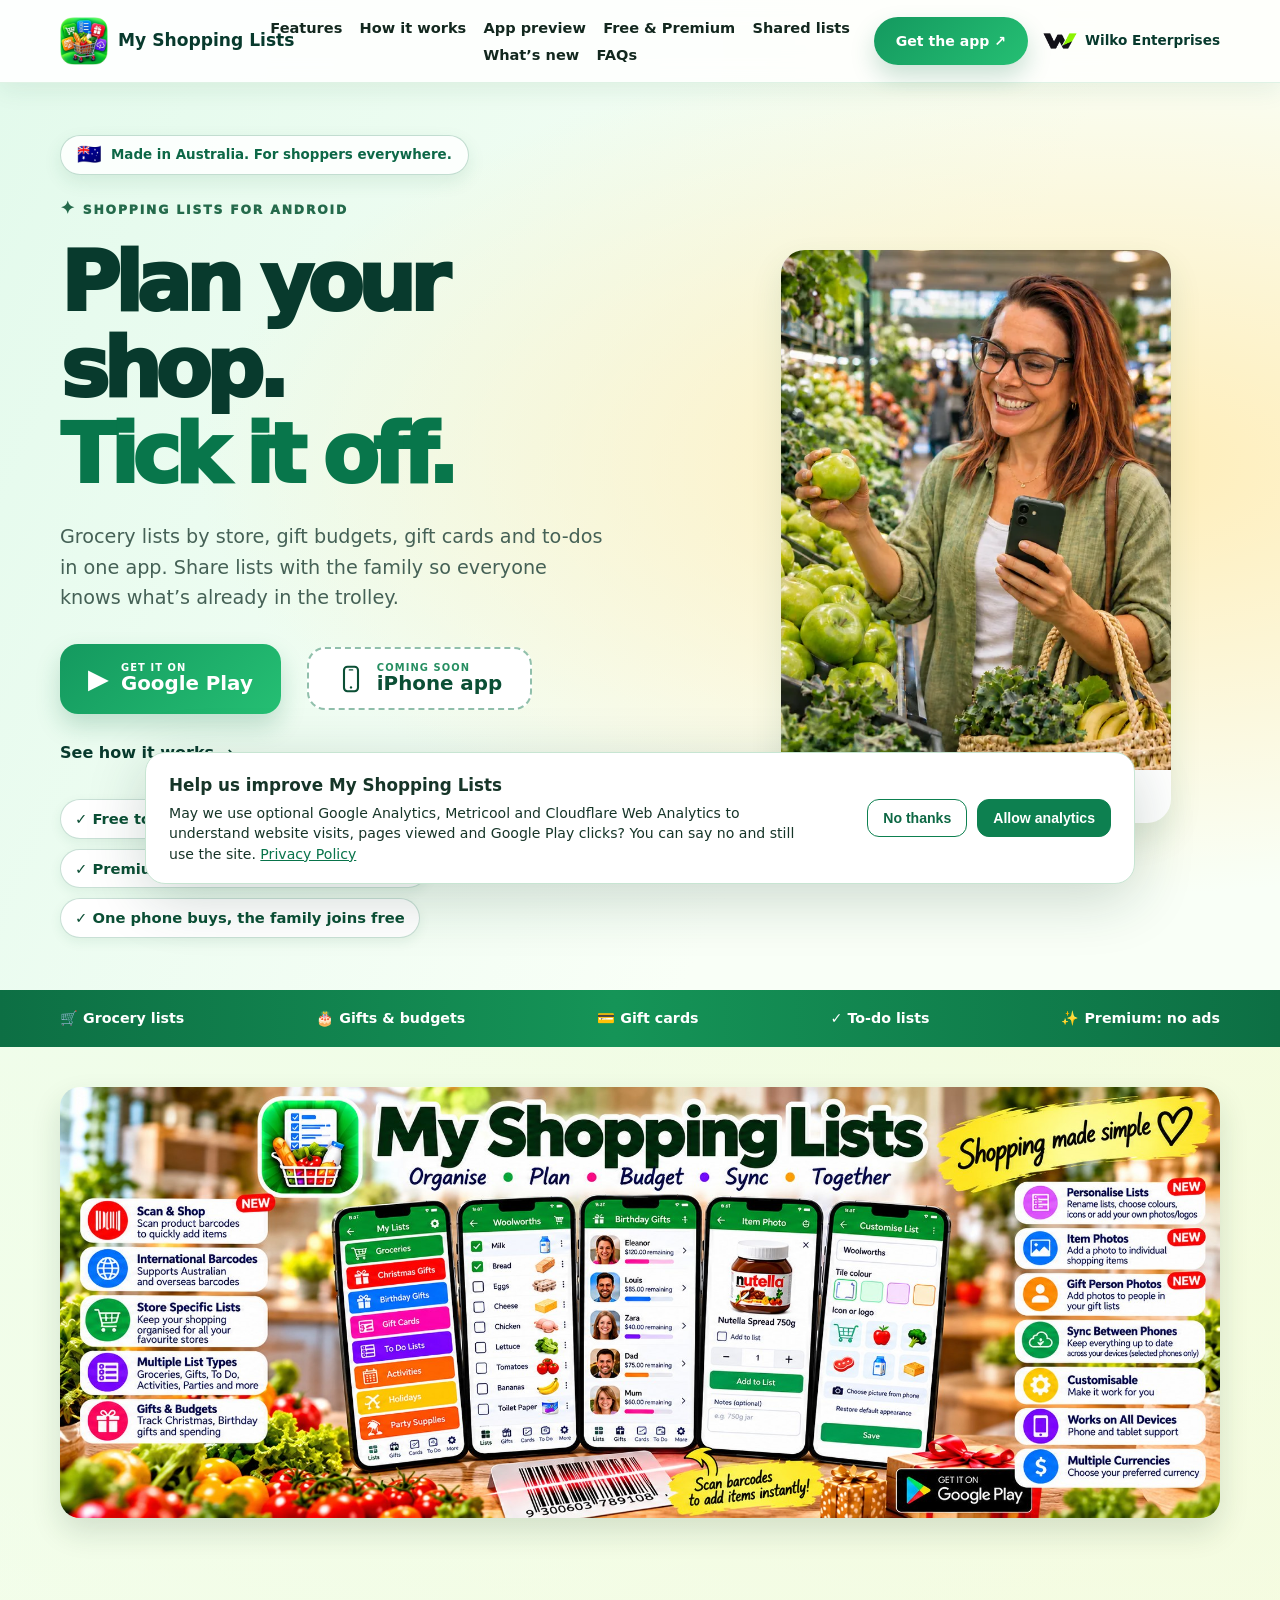
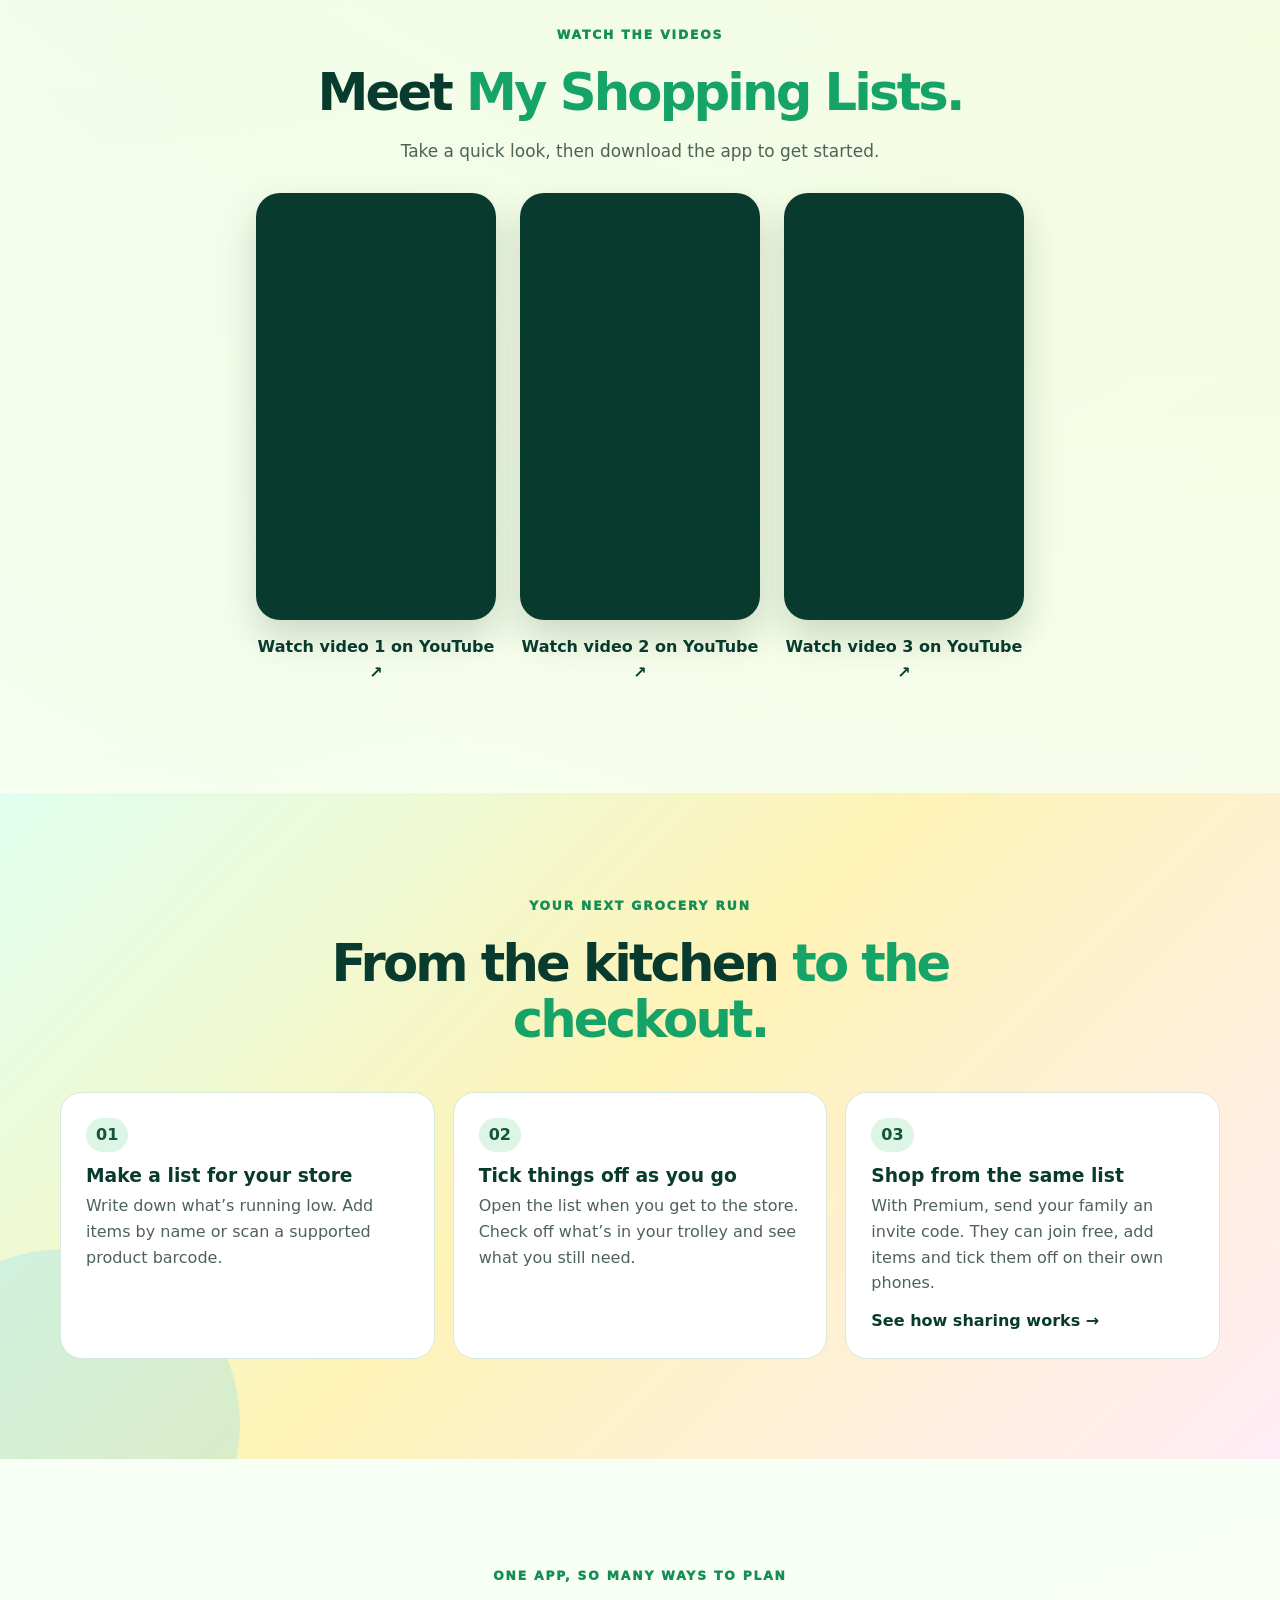
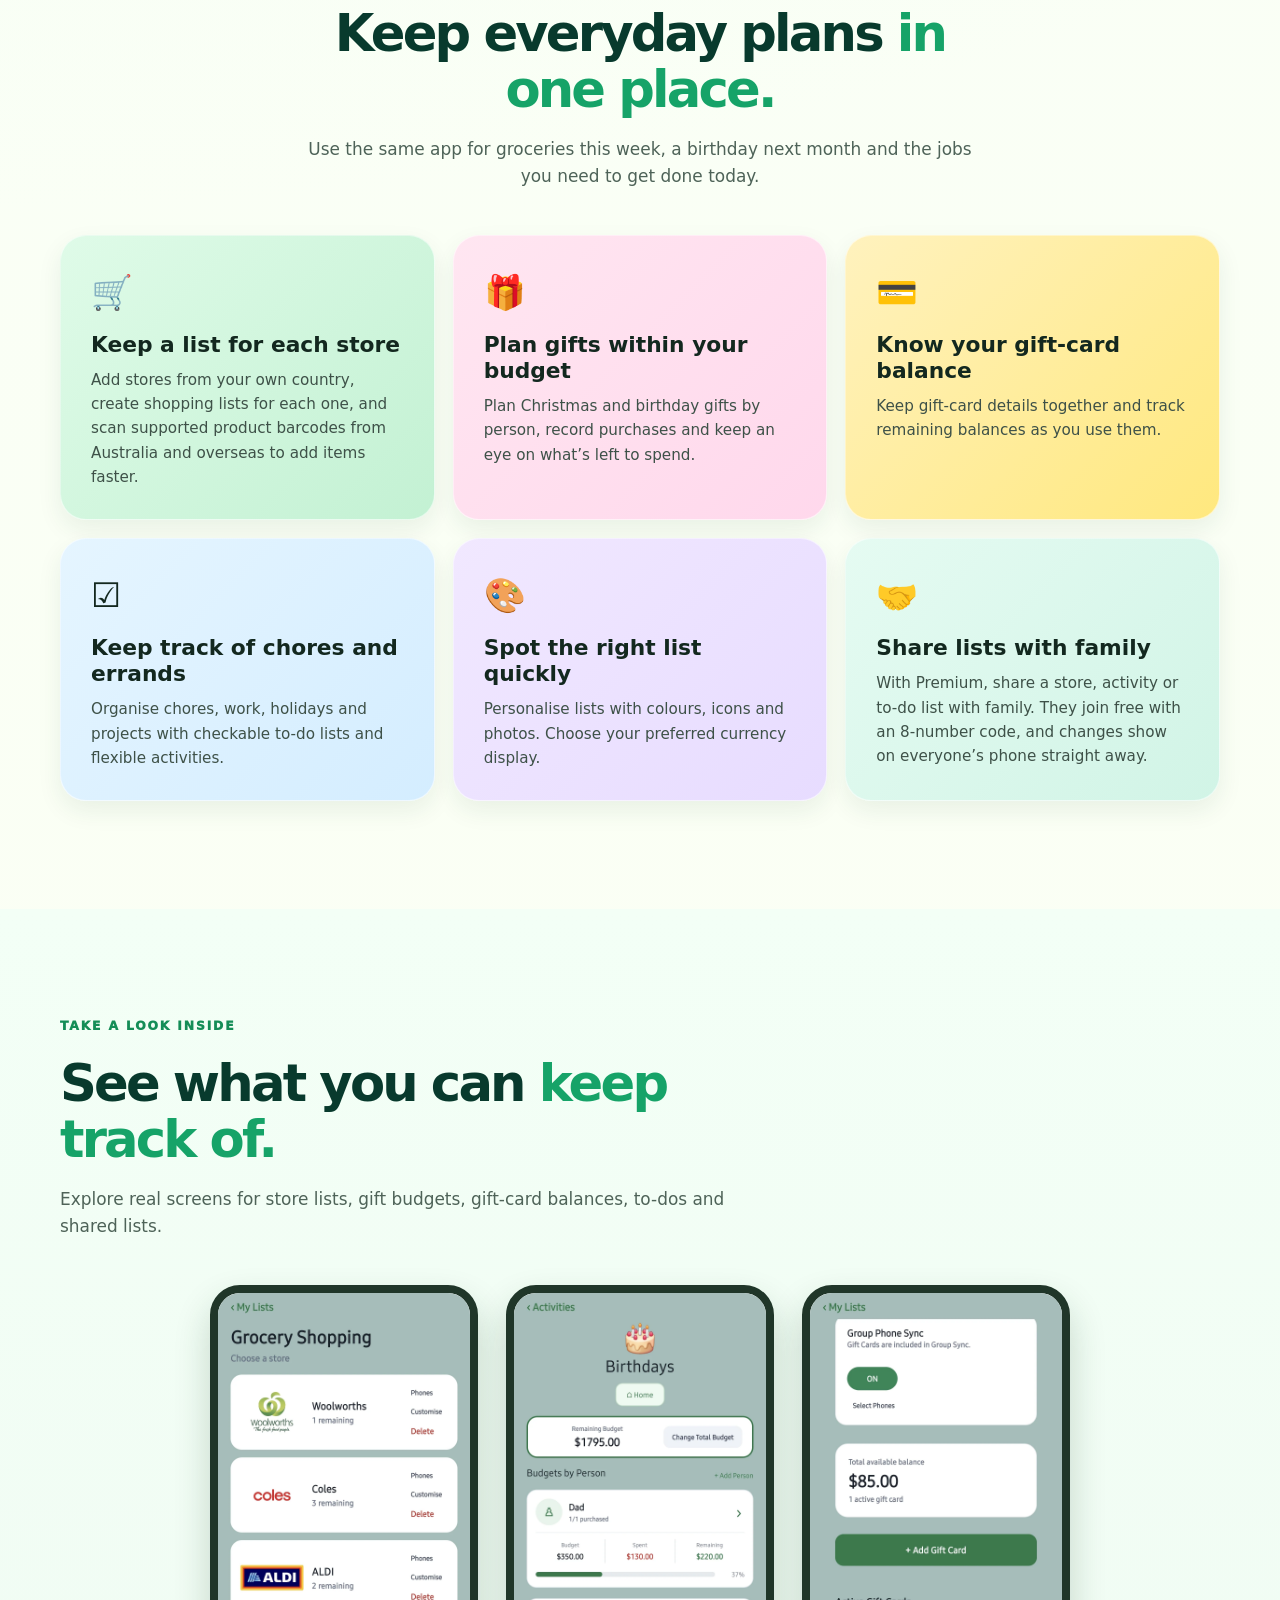
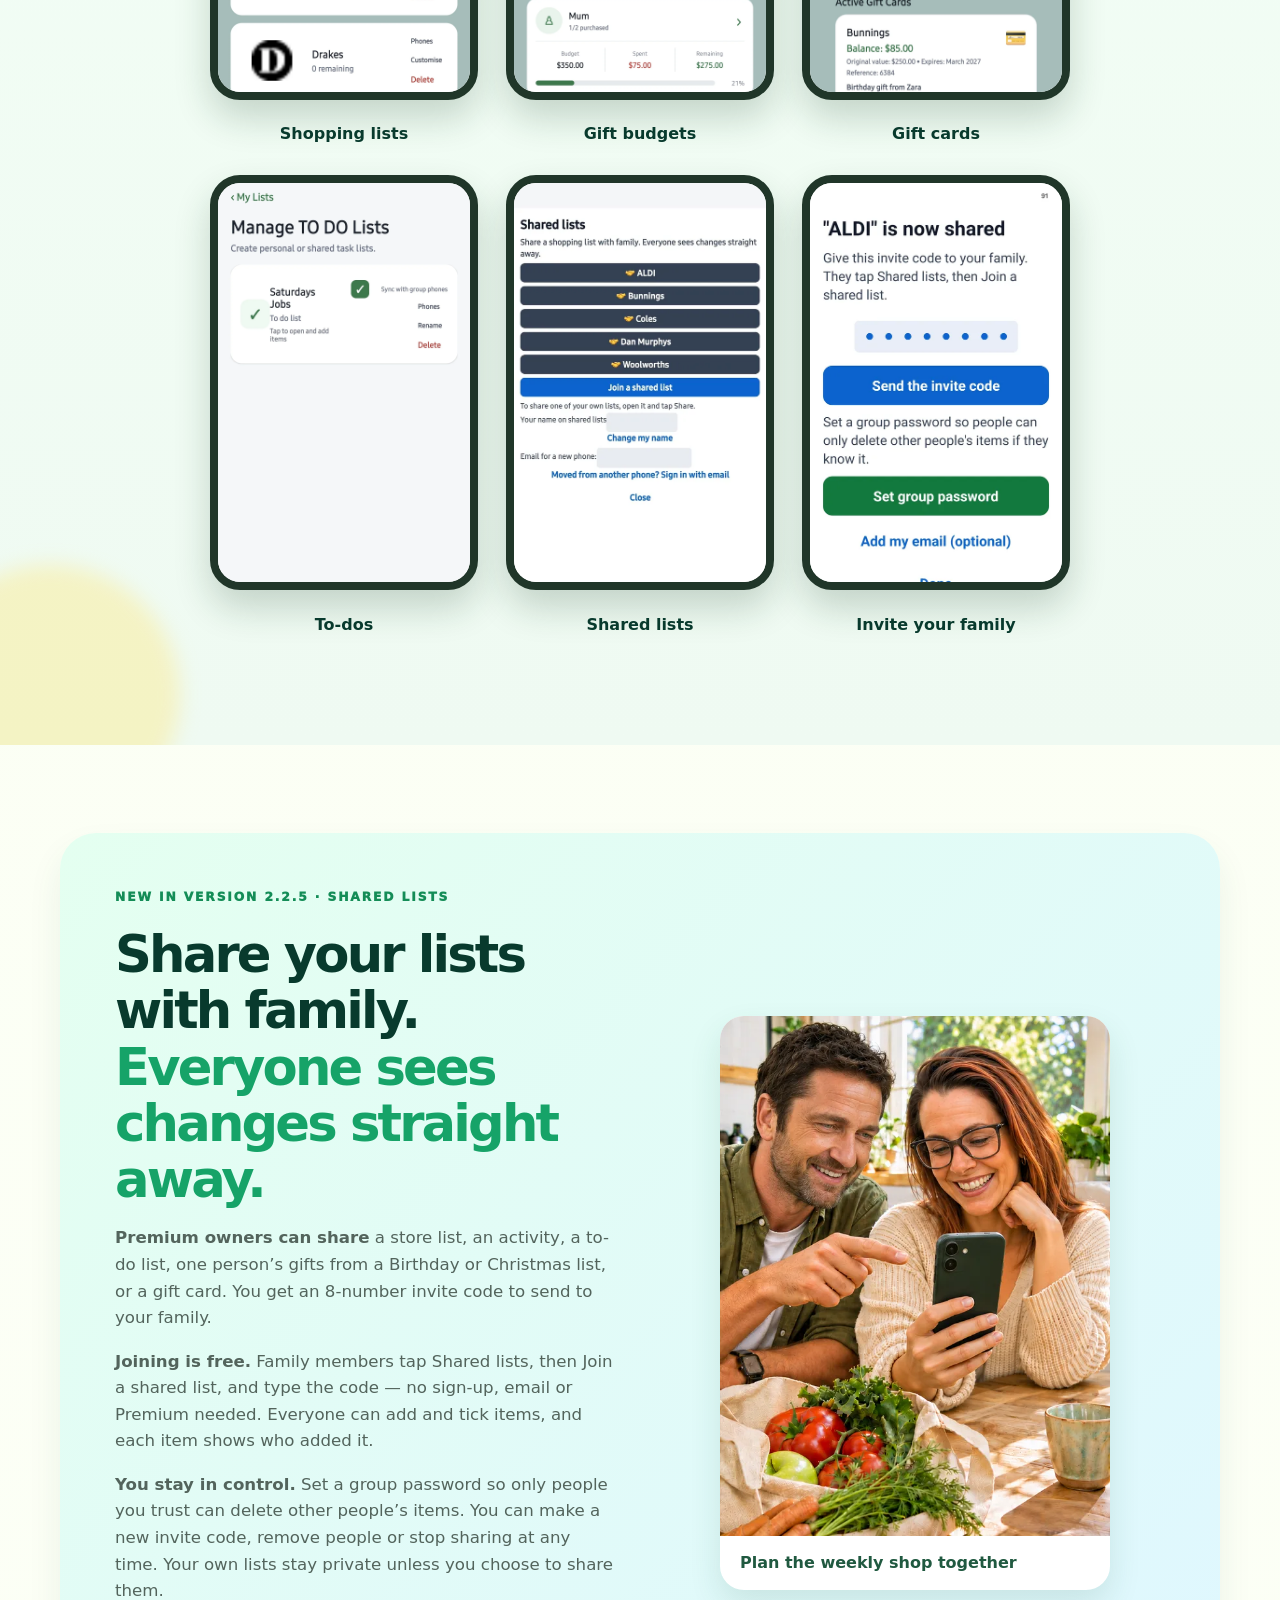
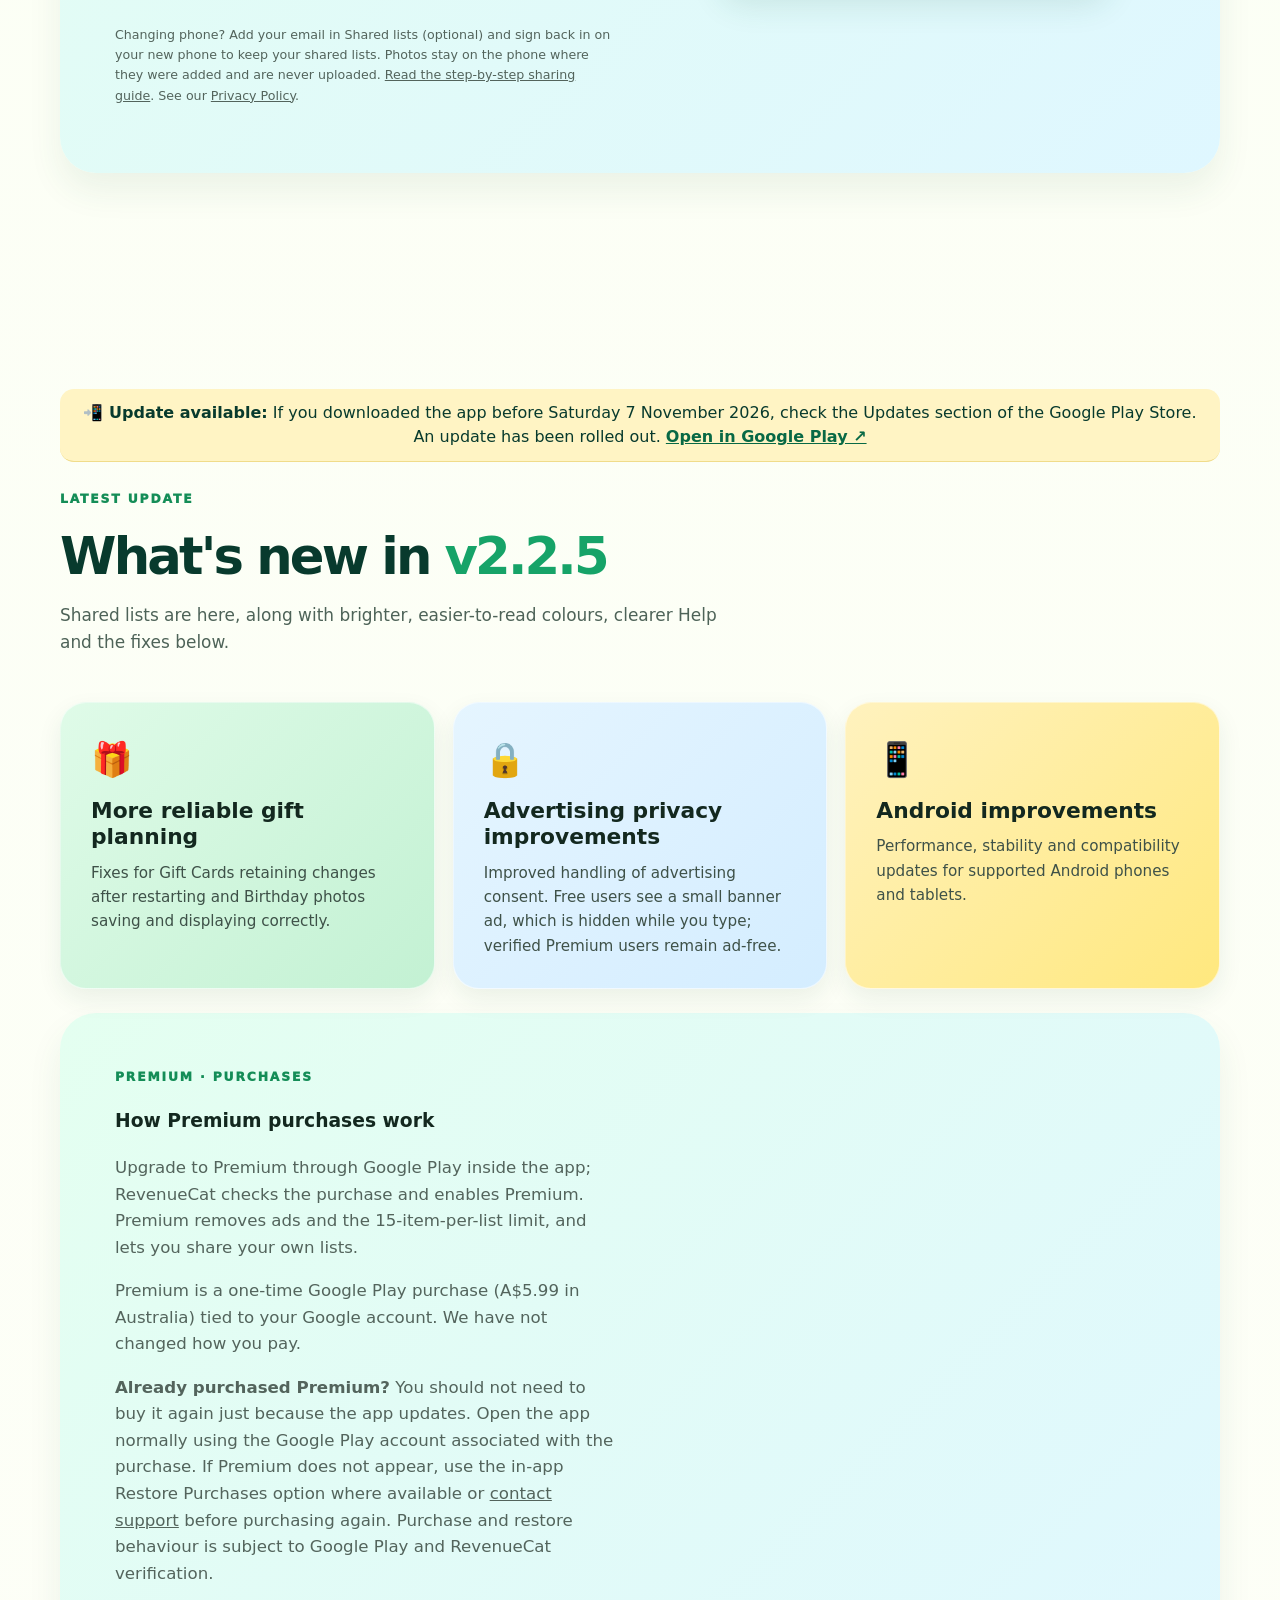
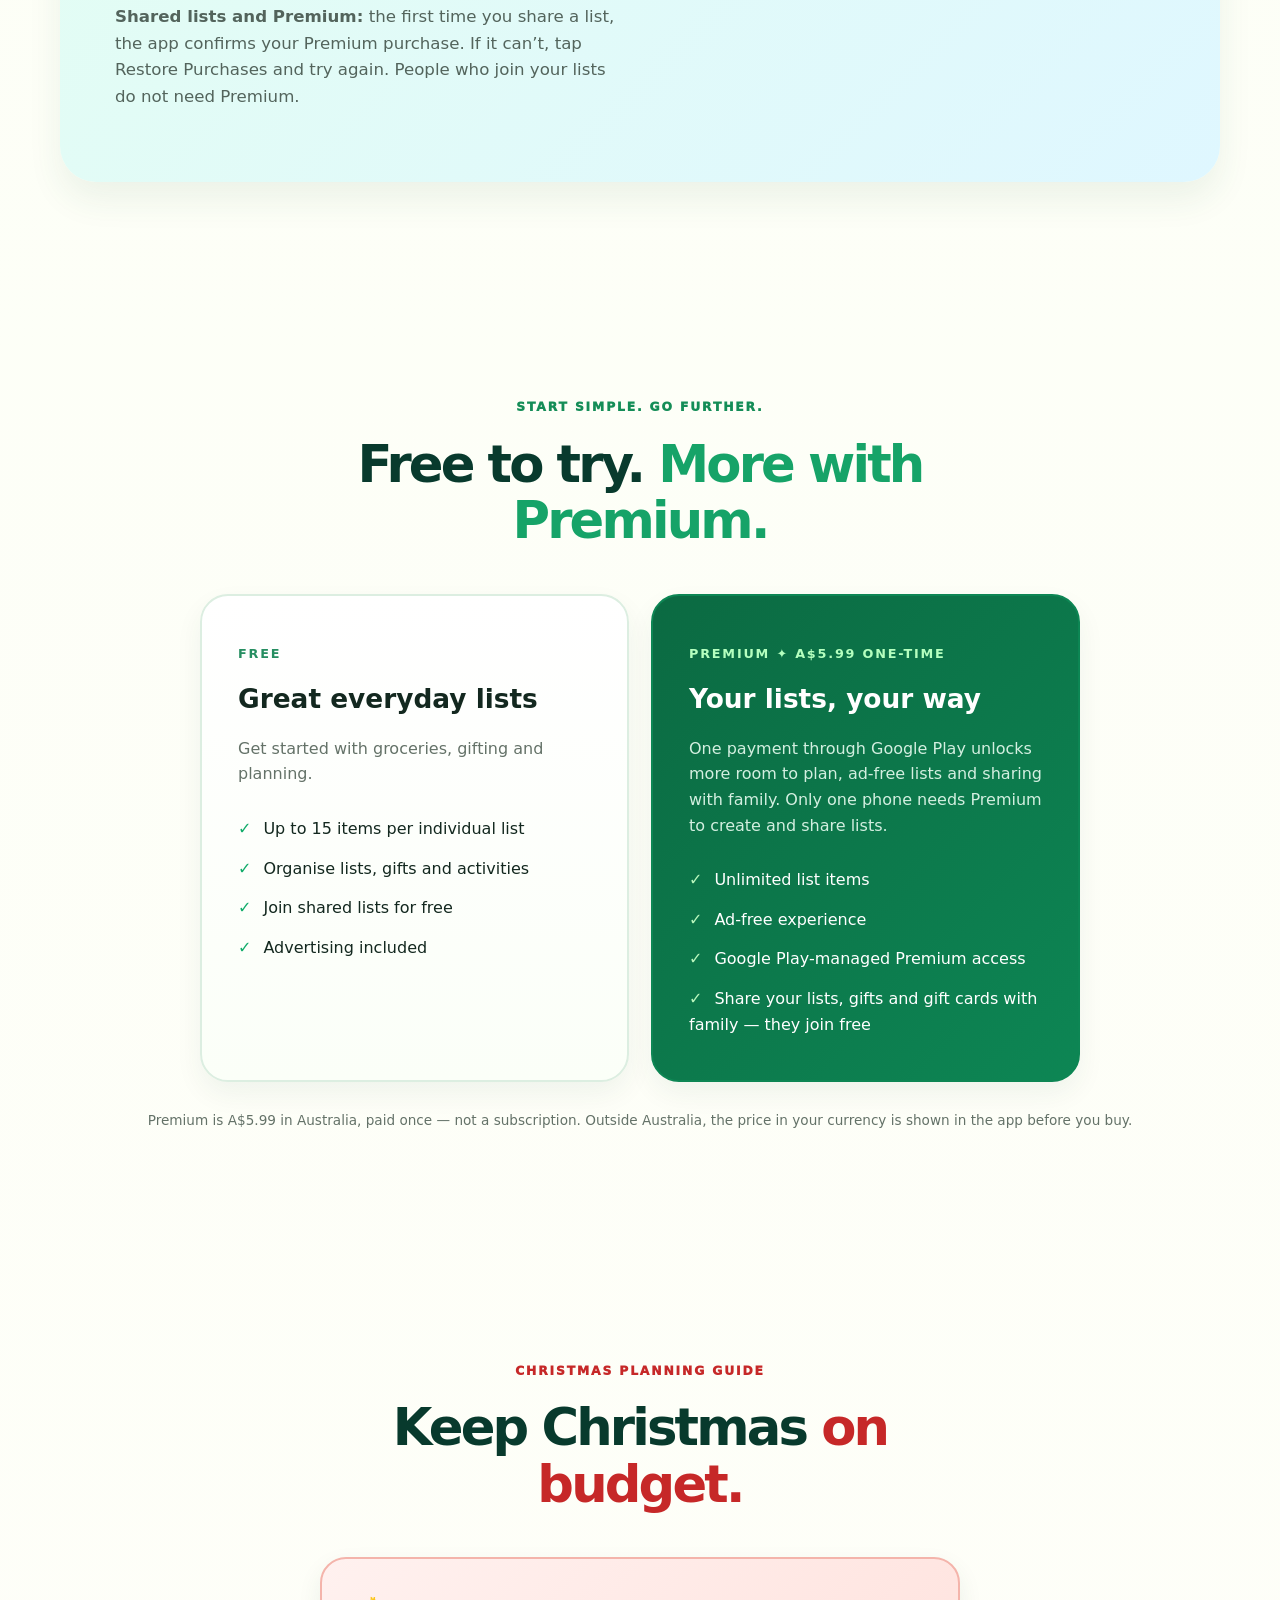
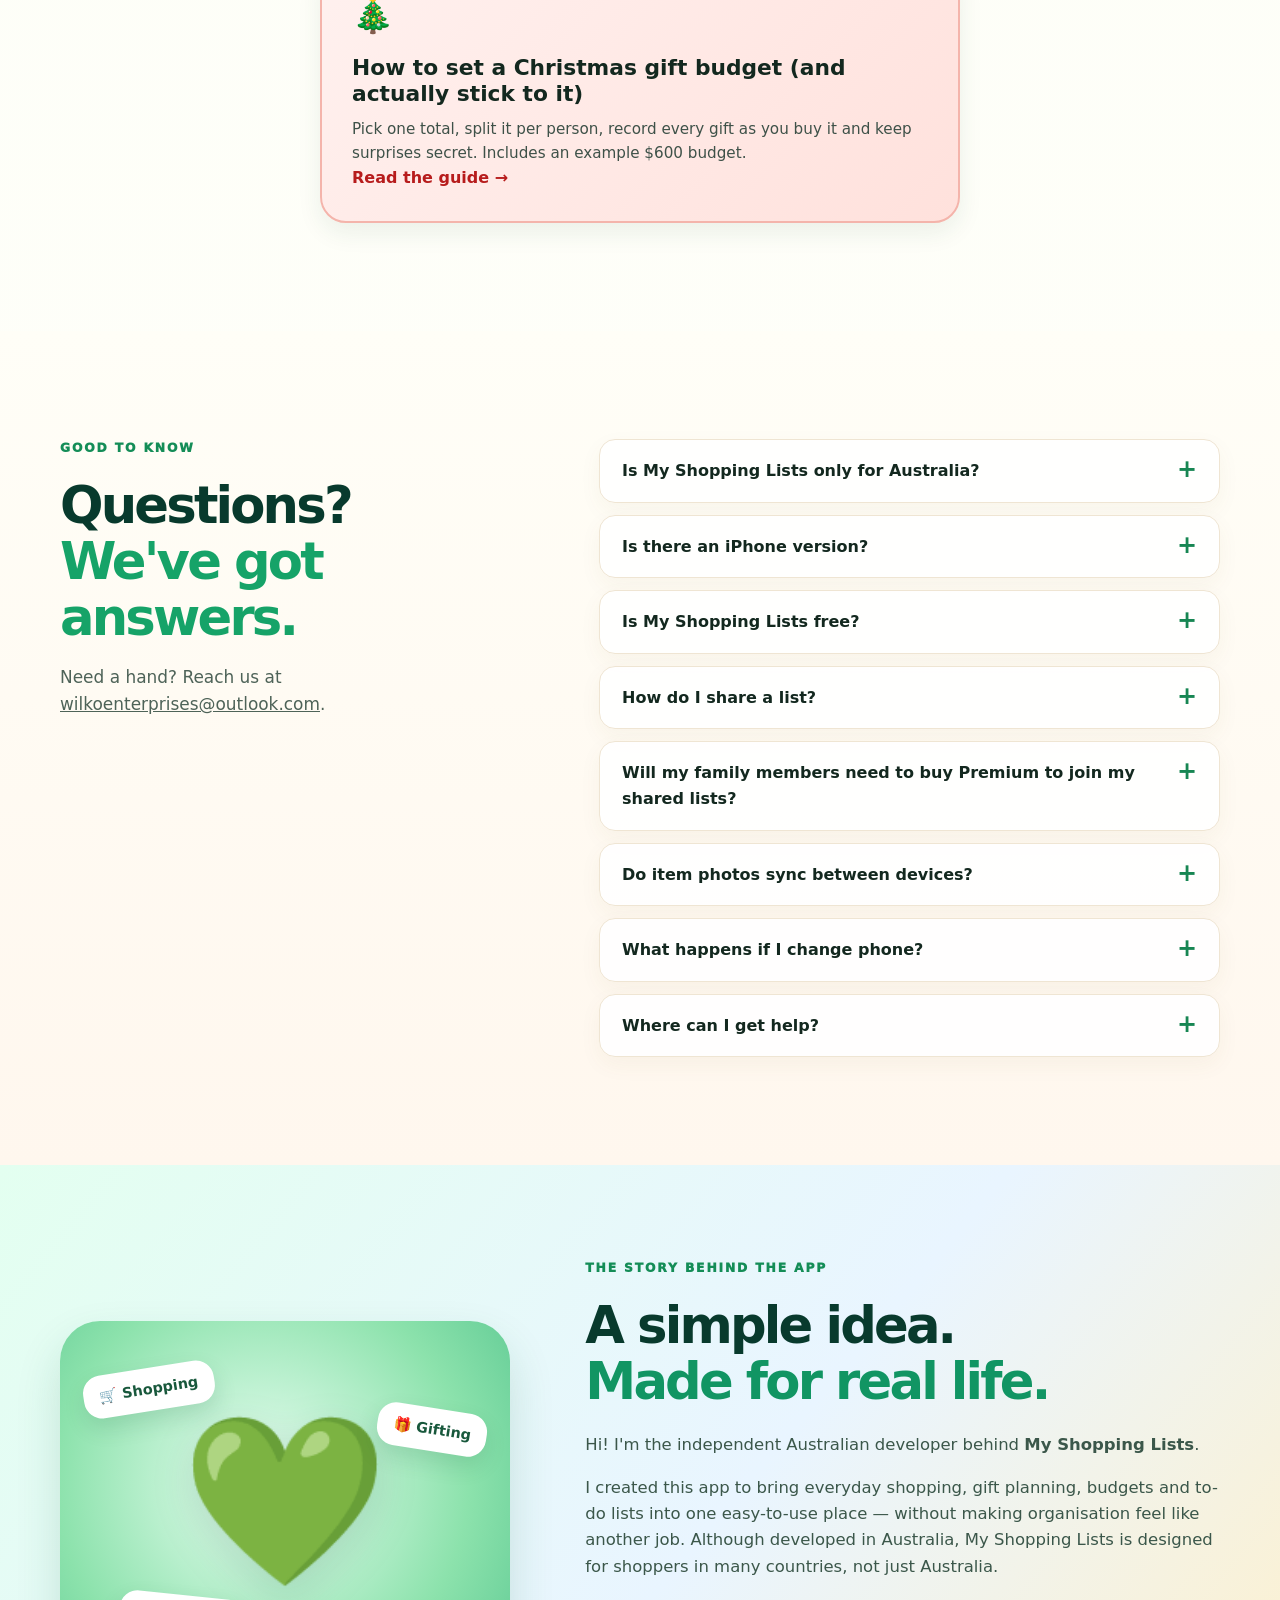
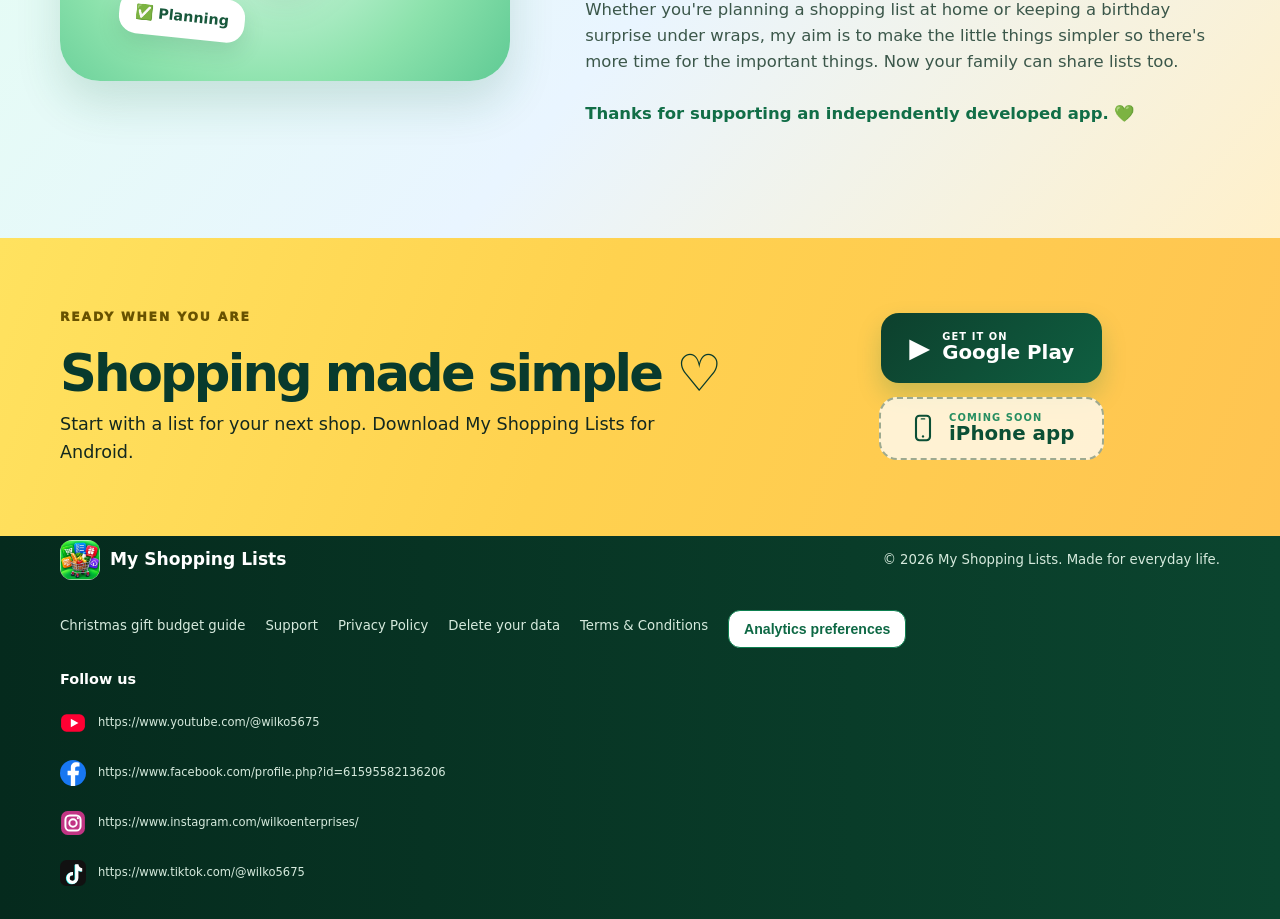
<file: index.html>
<!doctype html>
<html lang="en-AU">
<head>
  <meta charset="utf-8">
  <meta name="viewport" content="width=device-width, initial-scale=1">
  <meta name="theme-color" content="#106c45">
  <meta name="description" content="Make grocery lists by store, share them with family, plan gift budgets and track gift card balances. Free on Android. Premium is a one-time A$5.99 — only one phone needs it, family joins free.">
  <meta property="og:title" content="My Shopping Lists — Shared shopping lists &amp; gift budgets for Android">
  <meta property="og:description" content="Made in Australia, designed for shoppers worldwide. Organise groceries, gifts and budgets. Premium offers an ad-free experience with unlimited lists.">
  <meta property="og:type" content="website">
  <meta property="og:url" content="https://myshoppinglistsapp.com/">
  <meta property="og:image" content="https://myshoppinglistsapp.com/hero-banner.webp">
  <link rel="icon" href="app-icon.webp" type="image/webp">
  <link rel="stylesheet" href="styles.css?v=20261126-wilko">
  <title>Shared Shopping List &amp; Gift Budget App for Android | My Shopping Lists</title>
</head>
<body>
<a class="skip" href="#main">Skip to content</a>
<header class="nav-shell"><nav class="nav wrap home-nav" aria-label="Main navigation">
 <a class="brand" href="#top"><img src="app-icon.webp" alt="My Shopping Lists app icon" width="48" height="48"><span>My Shopping Lists</span></a>
 <div class="nav-links"><a href="#features">Features</a><a href="#who-its-for">How it works</a><a href="#screenshots">App preview</a><a href="#premium">Free &amp; Premium</a><a href="#shared-lists">Shared lists</a><a href="#release-225">What’s new</a><a href="#faq">FAQs</a></div>
 <div class="home-nav-actions">
  <a class="button button-small" href="https://play.google.com/store/apps/details?id=com.wilko.myshoppinglists" rel="noopener noreferrer" target="_blank">Get the app ↗</a>
  <div class="publisher-brand">
   <img src="wilko-enterprises-logo.png" alt="" width="36" height="36">
   <span>Wilko Enterprises</span>
  </div>
 </div>
</nav></header>
<main id="main">
<section class="hero" id="top"><div class="hero-bg"></div><div class="wrap hero-layout">
 <div class="hero-copy"><p class="aussie-badge"><span aria-hidden="true">🇦🇺</span> Made in Australia. For shoppers everywhere.</p><p class="eyebrow"><span class="spark">✦</span> SHOPPING LISTS FOR ANDROID</p><h1>Plan your shop.<br><em>Tick it off.</em></h1><p class="lead">Grocery lists by store, gift budgets, gift cards and to-dos in one app. Share lists with the family so everyone knows what’s already in the trolley.</p>
 <div class="hero-ctas"><a class="button button-large" href="https://play.google.com/store/apps/details?id=com.wilko.myshoppinglists" target="_blank" rel="noopener noreferrer"><span class="play-icon">▶</span><span><small>GET IT ON</small><strong>Google Play</strong></span></a><span class="button button-large button-soon" role="note" aria-label="iPhone app coming soon"><svg class="soon-icon" viewBox="0 0 24 24" aria-hidden="true" focusable="false"><rect x="6" y="1.5" width="12" height="21" rx="3" fill="none" stroke="currentColor" stroke-width="1.8"/><rect x="10" y="3.6" width="4" height="1.2" rx=".6" fill="currentColor"/><circle cx="12" cy="19.2" r="1" fill="currentColor"/></svg><span><small>COMING SOON</small><strong>iPhone app</strong></span></span><a class="text-link" href="#who-its-for">See how it works <span aria-hidden="true">→</span></a></div>
 <div class="hero-facts"><span>✓ Free to download, no sign-up</span><span>✓ Premium A$5.99 once, no subscription</span><span>✓ One phone buys, the family joins free</span></div></div>
 <figure class="lifestyle-card hero-photo">
  <div class="lifestyle-photo lifestyle-store">
   <img class="lifestyle-scene" src="shopping-in-store-v4.webp" alt="A shopper holds an apple and checks My Shopping Lists in the produce aisle." width="600" height="800" fetchpriority="high" decoding="async">
  </div>
  <figcaption>Check your list as you shop</figcaption>
 </figure>
</div></section>
<section class="ribbon" aria-label="What you can organise"><div class="wrap ribbon-items"><span>🛒 Grocery lists</span><span>🎂 Gifts &amp; budgets</span><span>💳 Gift cards</span><span>✓ To-do lists</span><span>✨ Premium: no ads</span></div></section>
<section class="wrap app-banner-section" aria-label="My Shopping Lists app features">
 <a href="https://play.google.com/store/apps/details?id=com.wilko.myshoppinglists" target="_blank" rel="noopener noreferrer">
  <img src="my-shopping-lists-feature-banner.jpg" alt="My Shopping Lists: shopping and barcode scanning, gifts and budgets, gift cards, to-do lists, customisation and sharing. Get the app on Google Play." width="2056" height="765" loading="lazy" decoding="async">
 </a>
</section>
<section class="section wrap video-section" id="watch" aria-labelledby="video-title">
 <div class="section-heading center">
  <p class="eyebrow">WATCH THE VIDEOS</p>
  <h2 id="video-title">Meet <span>My Shopping Lists.</span></h2>
  <p>Take a quick look, then download the app to get started.</p>
 </div>
 <div class="video-grid">
  <figure class="video-card">
   <div class="video-player">
    <iframe src="https://www.youtube-nocookie.com/embed/icVq8qqdOzg" title="My Shopping Lists — short video 1" width="360" height="640" loading="lazy" referrerpolicy="strict-origin-when-cross-origin" allow="encrypted-media; picture-in-picture; fullscreen" allowfullscreen></iframe>
   </div>
   <figcaption><a class="text-link" href="https://www.youtube.com/shorts/icVq8qqdOzg" target="_blank" rel="noopener noreferrer">Watch video 1 on YouTube ↗</a></figcaption>
  </figure>
  <figure class="video-card">
   <div class="video-player">
    <iframe src="https://www.youtube-nocookie.com/embed/Y_ELbmxKWzE" title="My Shopping Lists — short video 2" width="360" height="640" loading="lazy" referrerpolicy="strict-origin-when-cross-origin" allow="encrypted-media; picture-in-picture; fullscreen" allowfullscreen></iframe>
   </div>
   <figcaption><a class="text-link" href="https://www.youtube.com/shorts/Y_ELbmxKWzE" target="_blank" rel="noopener noreferrer">Watch video 2 on YouTube ↗</a></figcaption>
  </figure>
  <figure class="video-card">
   <div class="video-player">
    <iframe src="https://www.youtube-nocookie.com/embed/gp_Xc0eUUVU" title="My Shopping Lists — short video 3" width="360" height="640" loading="lazy" referrerpolicy="strict-origin-when-cross-origin" allow="encrypted-media; picture-in-picture; fullscreen" allowfullscreen></iframe>
   </div>
   <figcaption><a class="text-link" href="https://www.youtube.com/shorts/gp_Xc0eUUVU" target="_blank" rel="noopener noreferrer">Watch video 3 on YouTube ↗</a></figcaption>
  </figure>
 </div>
</section>
<section class="audience-section" id="who-its-for" aria-labelledby="audience-title">
 <div class="wrap">
  <div class="section-heading center">
   <p class="eyebrow">YOUR NEXT GROCERY RUN</p>
   <h2 id="audience-title">From the kitchen <span>to the checkout.</span></h2>
  </div>
  <ol class="shopping-steps">
   <li><span class="step-number" aria-hidden="true">01</span><h3>Make a list for your store</h3><p>Write down what’s running low. Add items by name or scan a supported product barcode.</p></li>
   <li><span class="step-number" aria-hidden="true">02</span><h3>Tick things off as you go</h3><p>Open the list when you get to the store. Check off what’s in your trolley and see what you still need.</p></li>
   <li><span class="step-number" aria-hidden="true">03</span><h3>Shop from the same list</h3><p>With Premium, send your family an invite code. They can join free, add items and tick them off on their own phones.</p><a class="text-link" href="#shared-lists">See how sharing works →</a></li>
  </ol>
 </div>
</section>
<section class="section wrap" id="features"><div class="section-heading center"><p class="eyebrow">ONE APP, SO MANY WAYS TO PLAN</p><h2>Keep everyday plans <span>in one place.</span></h2><p>Use the same app for groceries this week, a birthday next month and the jobs you need to get done today.</p></div>
<div class="feature-grid">
 <article class="feature f-green"><div class="emoji">🛒</div><h3>Keep a list for each store</h3><p>Add stores from your own country, create shopping lists for each one, and scan supported product barcodes from Australia and overseas to add items faster.</p></article>
 <article class="feature f-pink"><div class="emoji">🎁</div><h3>Plan gifts within your budget</h3><p>Plan Christmas and birthday gifts by person, record purchases and keep an eye on what’s left to spend.</p></article>
 <article class="feature f-yellow"><div class="emoji">💳</div><h3>Know your gift-card balance</h3><p>Keep gift-card details together and track remaining balances as you use them.</p></article>
 <article class="feature f-blue"><div class="emoji">☑️</div><h3>Keep track of chores and errands</h3><p>Organise chores, work, holidays and projects with checkable to-do lists and flexible activities.</p></article>
 <article class="feature f-lilac"><div class="emoji">🎨</div><h3>Spot the right list quickly</h3><p>Personalise lists with colours, icons and photos. Choose your preferred currency display.</p></article>
 <article class="feature f-mint"><div class="emoji">🤝</div><h3>Share lists with family</h3><p>With Premium, share a store, activity or to-do list with family. They join free with an 8-number code, and changes show on everyone’s phone straight away.</p></article>
</div></section>
<section class="section showcase" id="screenshots"><div class="wrap"><div class="section-heading"><p class="eyebrow">TAKE A LOOK INSIDE</p><h2>See what you can <span>keep track of.</span></h2><p>Explore real screens for store lists, gift budgets, gift-card balances, to-dos and shared lists.</p></div><div class="phone-strip">
 <figure class="phone"><img loading="lazy" src="grocery.webp" alt="Grocery shopping screen showing individual store lists"><figcaption>Shopping lists</figcaption></figure>
 <figure class="phone"><img loading="lazy" src="budgets.webp" alt="Birthday budgets with spending and remaining amounts"><figcaption>Gift budgets</figcaption></figure>
 <figure class="phone"><img loading="lazy" src="giftcards.webp" alt="Gift card balance tracking screen"><figcaption>Gift cards</figcaption></figure>
 <figure class="phone"><img loading="lazy" src="todo.webp" alt="To-do list management screen"><figcaption>To-dos</figcaption></figure>
 <figure class="phone"><img loading="lazy" src="guide/shared-lists-screen.webp" alt="Shared lists screen showing store lists shared with family and a Join a shared list button"><figcaption>Shared lists</figcaption></figure>
 <figure class="phone"><img loading="lazy" src="guide/invite-code-shared.webp" alt="Invite code screen after sharing a list, with options to send the code and set a group password"><figcaption>Invite your family</figcaption></figure>
 </div></div></section>
<section class="section wrap sync-section" id="shared-lists"><div class="sync-card"><div><p class="eyebrow">NEW IN VERSION 2.2.5 · SHARED LISTS</p><h2>Share your lists with family.<br><span>Everyone sees changes straight away.</span></h2><p><strong>Premium owners can share</strong> a store list, an activity, a to-do list, one person’s gifts from a Birthday or Christmas list, or a gift card. You get an 8-number invite code to send to your family.</p><p><strong>Joining is free.</strong> Family members tap Shared lists, then Join a shared list, and type the code — no sign-up, email or Premium needed. Everyone can add and tick items, and each item shows who added it.</p><p><strong>You stay in control.</strong> Set a group password so only people you trust can delete other people’s items. You can make a new invite code, remove people or stop sharing at any time. Your own lists stay private unless you choose to share them.</p><p class="fineprint">Changing phone? Add your email in Shared lists (optional) and sign back in on your new phone to keep your shared lists. Photos stay on the phone where they were added and are never uploaded. <a href="sync-guide.html">Read the step-by-step sharing guide</a>. See our <a href="privacy.html">Privacy Policy</a>.</p></div> <figure class="lifestyle-card sharing-photo">
  <div class="lifestyle-photo lifestyle-home">
   <img class="lifestyle-scene" src="planning-at-home-v4.webp" alt="Two people look at My Shopping Lists together at their kitchen table." width="600" height="800" loading="lazy" decoding="async">
  </div>
  <figcaption>Plan the weekly shop together</figcaption>
 </figure></div></section>
<section class="section wrap" id="release-225" aria-labelledby="release-title">
<div class="update-notice" role="note" style="background:#fff4c4;border-bottom:1px solid #f0dc8a;color:#083a2d;text-align:center;padding:12px 20px;font-size:1rem;line-height:1.5"><strong>📲 Update available:</strong> If you downloaded the app before Saturday 7 November 2026, check the Updates section of the Google Play Store. An update has been rolled out. <a href="https://play.google.com/store/apps/details?id=com.wilko.myshoppinglists" target="_blank" rel="noopener noreferrer" style="color:#086945;font-weight:700">Open in Google Play ↗</a></div>
<div class="section-heading"><p class="eyebrow">LATEST UPDATE</p><h2 id="release-title">What's new in <span>v2.2.5</span></h2><p>Shared lists are here, along with brighter, easier-to-read colours, clearer Help and the fixes below.</p></div>
<div class="feature-grid">
<article class="feature f-green"><div class="emoji" aria-hidden="true">🎁</div><h3>More reliable gift planning</h3><p>Fixes for Gift Cards retaining changes after restarting and Birthday photos saving and displaying correctly.</p></article>
<article class="feature f-blue"><div class="emoji" aria-hidden="true">🔒</div><h3>Advertising privacy improvements</h3><p>Improved handling of advertising consent. Free users see a small banner ad, which is hidden while you type; verified Premium users remain ad-free.</p></article>
<article class="feature f-yellow"><div class="emoji" aria-hidden="true">📱</div><h3>Android improvements</h3><p>Performance, stability and compatibility updates for supported Android phones and tablets.</p></article>
</div>
<div class="sync-card" style="margin-top:24px"><div><p class="eyebrow">PREMIUM · PURCHASES</p><h3>How Premium purchases work</h3>
<p>Upgrade to Premium through Google Play inside the app; RevenueCat checks the purchase and enables Premium. Premium removes ads and the 15-item-per-list limit, and lets you share your own lists.</p>
<p>Premium is a one-time Google Play purchase (A$5.99 in Australia) tied to your Google account. We have not changed how you pay.</p>
<p><strong>Already purchased Premium?</strong> You should not need to buy it again just because the app updates. Open the app normally using the Google Play account associated with the purchase. If Premium does not appear, use the in-app Restore Purchases option where available or <a href="mailto:wilkoenterprises@outlook.com?subject=My%20Shopping%20Lists%20Premium%20Help">contact support</a> before purchasing again. Purchase and restore behaviour is subject to Google Play and RevenueCat verification.</p>
<p><strong>Shared lists and Premium:</strong> the first time you share a list, the app confirms your Premium purchase. If it can’t, tap Restore Purchases and try again. People who join your lists do not need Premium.</p>
</div></div>
</section>
<section class="section wrap" id="premium"><div class="section-heading center"><p class="eyebrow">START SIMPLE. GO FURTHER.</p><h2>Free to try. <span>More with Premium.</span></h2></div><div class="pricing"><article class="tier"><p class="tier-label">FREE</p><h3>Great everyday lists</h3><p>Get started with groceries, gifting and planning.</p><ul><li>Up to 15 items per individual list</li><li>Organise lists, gifts and activities</li><li>Join shared lists for free</li><li>Advertising included</li></ul></article><article class="tier tier-featured"><p class="tier-label">PREMIUM ✦ A$5.99 ONE-TIME</p><h3>Your lists, your way</h3><p>One payment through Google Play unlocks more room to plan, ad-free lists and sharing with family. Only one phone needs Premium to create and share lists.</p><ul><li>Unlimited list items</li><li>Ad-free experience</li><li>Google Play-managed Premium access</li><li>Share your lists, gifts and gift cards with family — they join free</li></ul></article></div><p class="center small-note">Premium is A$5.99 in Australia, paid once — not a subscription. Outside Australia, the price in your currency is shown in the app before you buy.</p></section>
<section class="section wrap" id="guides" aria-labelledby="guides-title"><div class="section-heading center"><p class="eyebrow">CHRISTMAS PLANNING GUIDE</p><h2 id="guides-title">Keep Christmas <span>on budget.</span></h2></div><div class="feature-grid" style="grid-template-columns:minmax(0,640px);justify-content:center"><article class="feature xmas"><div class="emoji" aria-hidden="true">🎄</div><h3><a href="christmas-gift-budget.html" style="color:inherit;text-decoration:none">How to set a Christmas gift budget (and actually stick to it)</a></h3><p>Pick one total, split it per person, record every gift as you buy it and keep surprises secret. Includes an example $600 budget.</p><a class="text-link" href="christmas-gift-budget.html">Read the guide →</a></article></div></section>
<section class="section faq-section" id="faq"><div class="wrap faq-layout"><div class="section-heading"><p class="eyebrow">GOOD TO KNOW</p><h2>Questions?<br><span>We've got answers.</span></h2><p>Need a hand? Reach us at <a href="mailto:wilkoenterprises@outlook.com">wilkoenterprises@outlook.com</a>.</p></div><div class="faq-list">
 <details><summary>Is My Shopping Lists only for Australia?</summary><p>No. It is independently developed in Australia but designed for shoppers internationally. You can add shops from your own country and scan supported product barcodes from Australia and overseas. Product matches depend on available barcode data, and Google Play availability may vary by country.</p></details>
 <details><summary>Is there an iPhone version?</summary><p>Not yet, but an iPhone version is coming soon. For now, My Shopping Lists is available on Android phones and tablets through Google Play.</p></details>
 <details><summary>Is My Shopping Lists free?</summary><p>Yes. The free version supports up to 15 items per individual list and includes advertising, and you can join shared lists for free. Premium removes the limit and ads, and lets you share your own lists. Premium is a one-time payment of A$5.99 in Australia, not a subscription. Outside Australia, the price in your currency is shown in the app before you buy.</p></details>
 <details><summary>How do I share a list?</summary><p>With Premium, open a store, activity or to-do list and tap Share, then Share this list. Send the 8-number invite code to the people you want. Only people with the code can join, and you can make a new code, remove people or stop sharing at any time.</p></details>
 <details><summary>Will my family members need to buy Premium to join my shared lists?</summary><p>No. Only one phone needs Premium to create and share lists. Anyone can join a shared list for free with the invite code. Everyone in the list can add and tick items; deleting other people’s items needs the group password, if the owner set one. Joining does not give members Premium for their own lists.</p></details>
 <details><summary>Do item photos sync between devices?</summary><p>No. Photos for items, list tiles and gift-list people stay on the phone where they were added, including in shared lists. Budgets also stay on each phone.</p></details>
 <details><summary>What happens if I change phone?</summary><p>If you share your own lists, add your email first: tap Shared lists, then Add my email. On your new phone, tap Shared lists, then Moved from another phone? Sign in with email, and your shared lists come back. Use Restore Purchases to get Premium back. If you only joined other people’s lists, just join again with the invite code.</p></details>
 <details><summary>Where can I get help?</summary><p>Open Settings → Help &amp; How To in the app, or email <a href="mailto:wilkoenterprises@outlook.com">wilkoenterprises@outlook.com</a>.</p></details>
 </div></div></section>
<section class="founder-section" id="our-story" aria-labelledby="founder-title">
 <div class="wrap founder-layout">
  <div class="founder-visual" aria-hidden="true"><span class="founder-sticker sticker-one">🛒 Shopping</span><span class="founder-big-icon">💚</span><span class="founder-sticker sticker-two">🎁 Gifting</span><span class="founder-sticker sticker-three">✅ Planning</span></div>
  <div class="founder-copy">
   <p class="eyebrow">THE STORY BEHIND THE APP</p>
   <h2 id="founder-title">A simple idea.<br><span>Made for real life.</span></h2>
   <p>Hi! I'm the independent Australian developer behind <strong>My Shopping Lists</strong>.</p>
   <p>I created this app to bring everyday shopping, gift planning, budgets and to-do lists into one easy-to-use place — without making organisation feel like another job. Although developed in Australia, My Shopping Lists is designed for shoppers in many countries, not just Australia.</p>
   <p>Whether you're planning a shopping list at home or keeping a birthday surprise under wraps, my aim is to make the little things simpler so there's more time for the important things. Now your family can share lists too.</p>
   <p class="founder-signoff">Thanks for supporting an independently developed app. <span aria-hidden="true">💚</span></p>
  </div>
 </div>
</section>
<section class="download-section"><div class="wrap download-content"><div><p class="eyebrow">READY WHEN YOU ARE</p><h2>Shopping made simple <span>♡</span></h2><p>Start with a list for your next shop. Download My Shopping Lists for Android.</p></div><div class="download-buttons"><a class="button button-large button-dark" href="https://play.google.com/store/apps/details?id=com.wilko.myshoppinglists" target="_blank" rel="noopener noreferrer"><span class="play-icon">▶</span><span><small>GET IT ON</small><strong>Google Play</strong></span></a><span class="button button-large button-soon button-soon-light" role="note" aria-label="iPhone app coming soon"><svg class="soon-icon" viewBox="0 0 24 24" aria-hidden="true" focusable="false"><rect x="6" y="1.5" width="12" height="21" rx="3" fill="none" stroke="currentColor" stroke-width="1.8"/><rect x="10" y="3.6" width="4" height="1.2" rx=".6" fill="currentColor"/><circle cx="12" cy="19.2" r="1" fill="currentColor"/></svg><span><small>COMING SOON</small><strong>iPhone app</strong></span></span></div></div></section>
</main>
<footer class="footer"><div class="wrap footer-row"><a class="brand" href="#top"><img src="app-icon.webp" alt="" width="40" height="40"><span>My Shopping Lists</span></a><p>© <span id="year">2026</span> My Shopping Lists. Made for everyday life.</p><div class="footer-links"><a href="christmas-gift-budget.html">Christmas gift budget guide</a><a href="support.html">Support</a><a href="privacy.html">Privacy Policy</a><a href="delete-data.html">Delete your data</a><a href="terms.html">Terms &amp; Conditions</a><button type="button" id="analytics-preferences" aria-label="Change analytics preferences">Analytics preferences</button></div>
<nav class="social-links" aria-label="Follow My Shopping Lists">
 <span>Follow us</span>
 <ul class="social-list">
  <li><a href="https://www.youtube.com/@wilko5675" target="_blank" rel="noopener noreferrer" aria-label="YouTube: https://www.youtube.com/@wilko5675 (opens in a new tab)"><svg class="social-icon" viewBox="0 0 24 24" aria-hidden="true" focusable="false"><rect x="1" y="4" width="22" height="16" rx="5" fill="#ff0033"/><path d="m10 8 7 4-7 4z" fill="#fff"/></svg><span class="social-address">https://www.youtube.com/@wilko5675</span></a></li>
  <li><a href="https://www.facebook.com/profile.php?id=61595582136206" target="_blank" rel="noopener noreferrer" aria-label="Facebook: https://www.facebook.com/profile.php?id=61595582136206 (opens in a new tab)"><svg class="social-icon" viewBox="0 0 24 24" aria-hidden="true" focusable="false"><circle cx="12" cy="12" r="12" fill="#1877f2"/><path d="M14 24V14h3l.5-4H14V8c0-1.2.4-2 2-2h2V2.5C17.4 2.3 16.3 2 15 2c-3 0-5 1.8-5 5v3H7v4h3v10z" fill="#fff"/></svg><span class="social-address">https://www.facebook.com/profile.php?id=61595582136206</span></a></li>
  <li><a href="https://www.instagram.com/wilkoenterprises/" target="_blank" rel="noopener noreferrer" aria-label="Instagram: https://www.instagram.com/wilkoenterprises/ (opens in a new tab)"><svg class="social-icon" viewBox="0 0 24 24" aria-hidden="true" focusable="false"><rect x="1" y="1" width="22" height="22" rx="6" fill="#c13584"/><rect x="5" y="5" width="14" height="14" rx="4" fill="none" stroke="#fff" stroke-width="1.8"/><circle cx="12" cy="12" r="3.4" fill="none" stroke="#fff" stroke-width="1.8"/><circle cx="16.5" cy="7.5" r="1" fill="#fff"/></svg><span class="social-address">https://www.instagram.com/wilkoenterprises/</span></a></li>
  <li><a href="https://www.tiktok.com/@wilko5675" target="_blank" rel="noopener noreferrer" aria-label="TikTok: https://www.tiktok.com/@wilko5675 (opens in a new tab)"><svg class="social-icon" viewBox="0 0 24 24" aria-hidden="true" focusable="false"><rect width="24" height="24" rx="6" fill="#111"/><path d="M14 4h3c.3 2 1.5 3.3 3.5 3.6v3a8 8 0 0 1-3.5-1v7a5.5 5.5 0 1 1-5-5.5v3a2.5 2.5 0 1 0 2 2.5z" fill="#25f4ee" transform="translate(-.6 .4)"/><path d="M14 4h3c.3 2 1.5 3.3 3.5 3.6v3a8 8 0 0 1-3.5-1v7a5.5 5.5 0 1 1-5-5.5v3a2.5 2.5 0 1 0 2 2.5z" fill="#fff"/></svg><span class="social-address">https://www.tiktok.com/@wilko5675</span></a></li>
 </ul>
</nav></div></footer>
<script src="script.js" defer></script>
<script src="analytics.js?v=20261114-metricool-retry" defer></script></body></html>
</file>
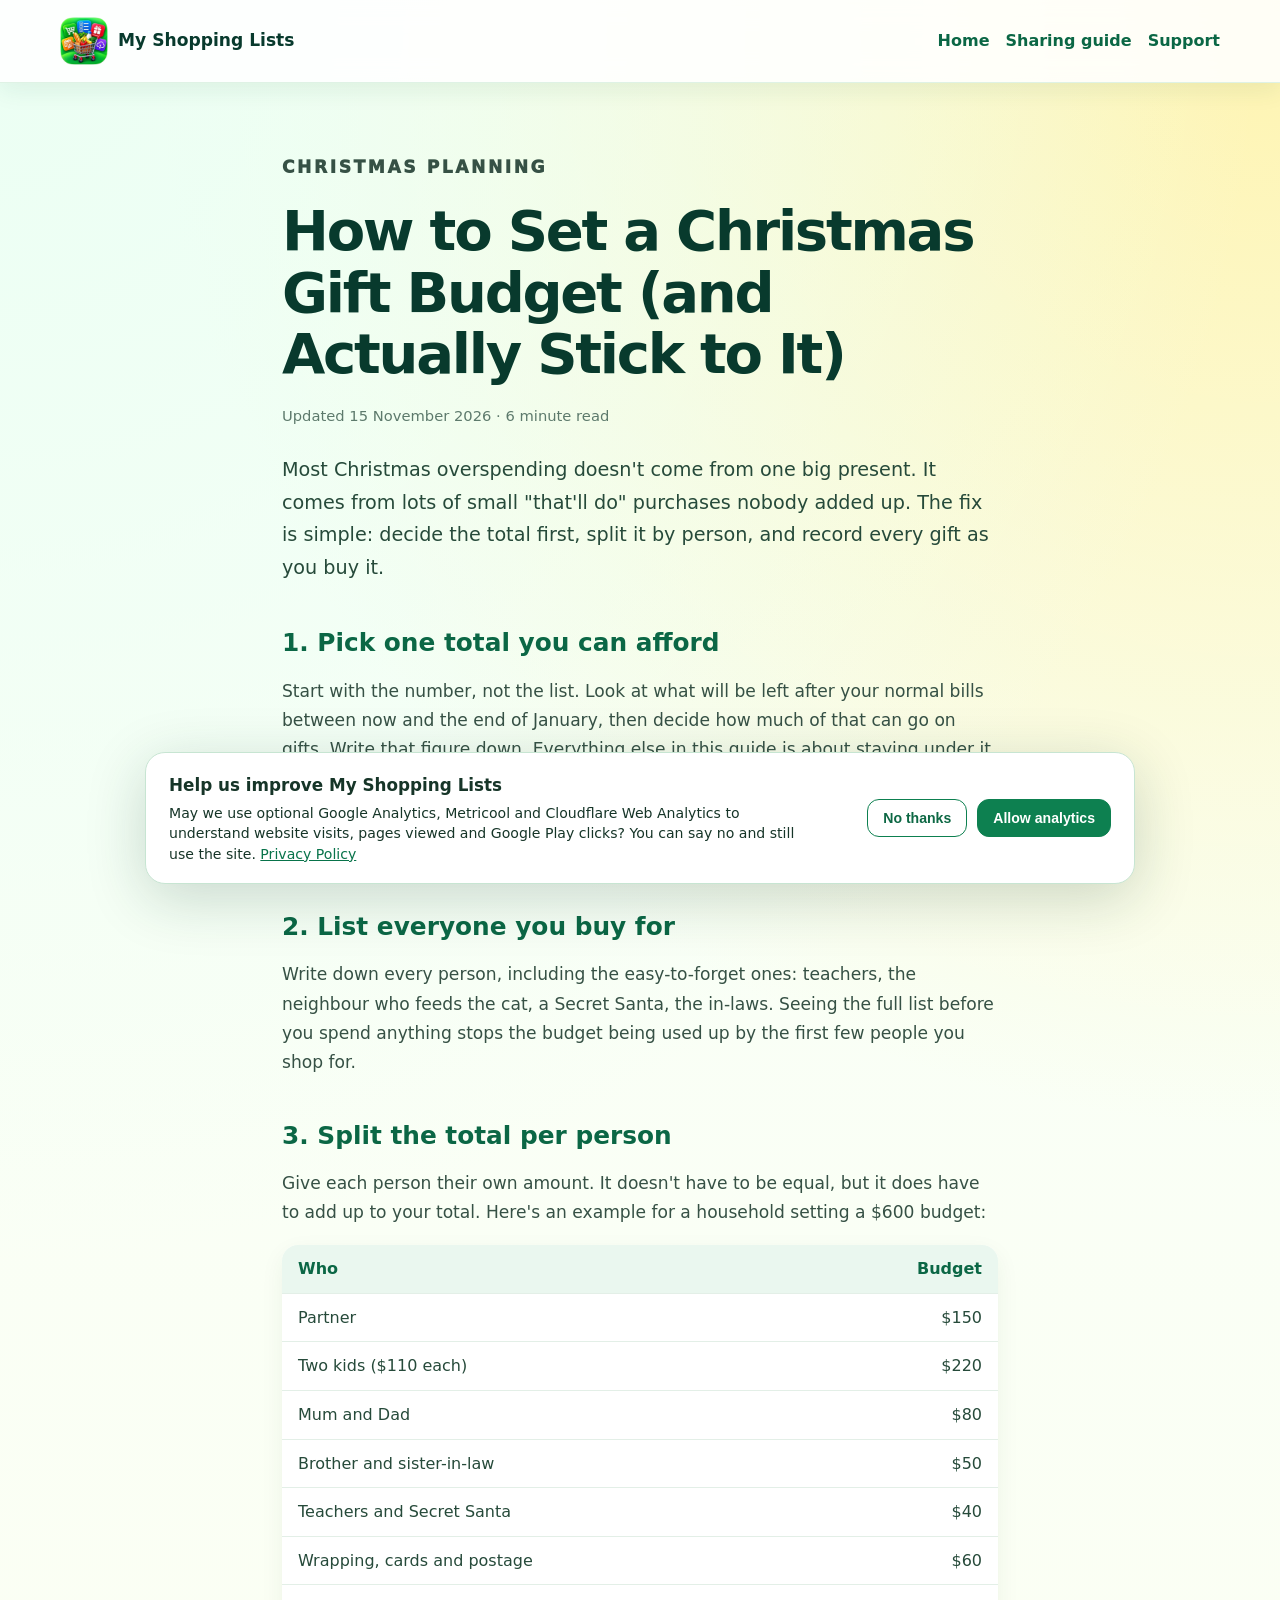
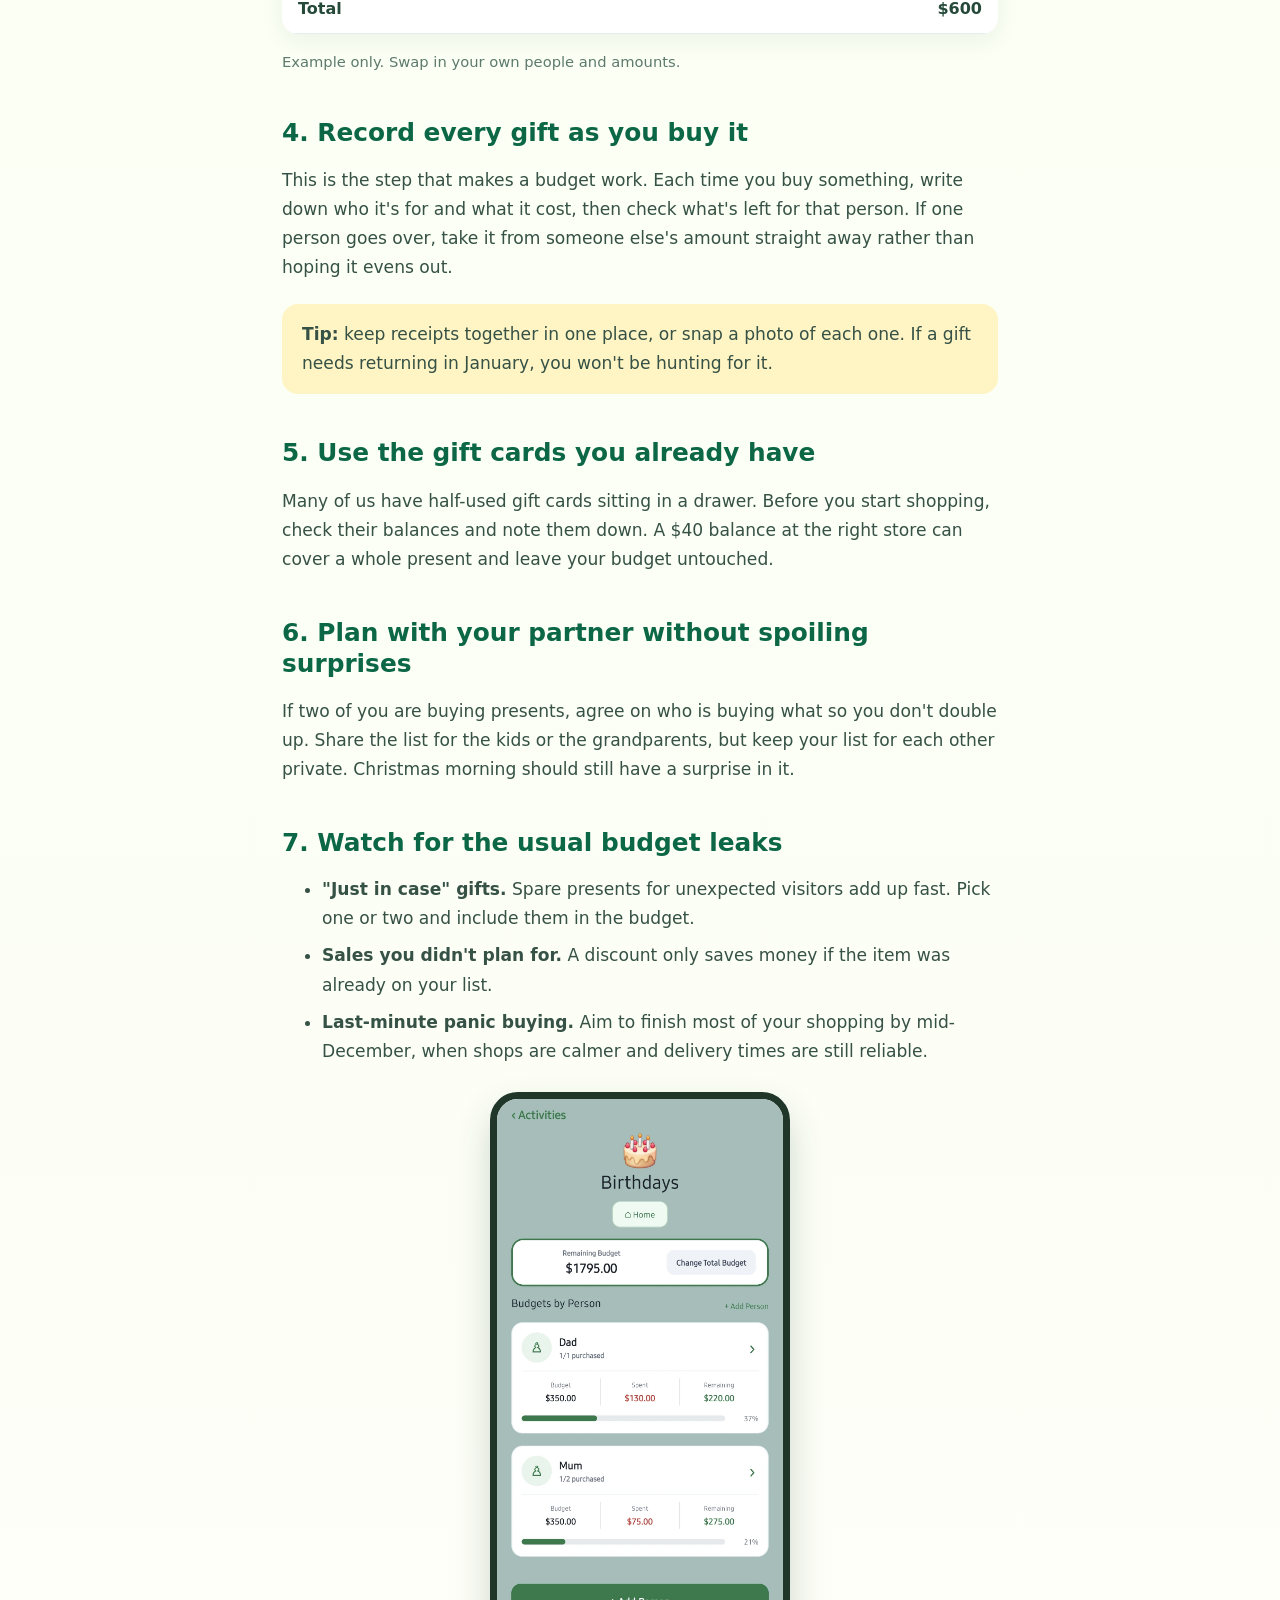
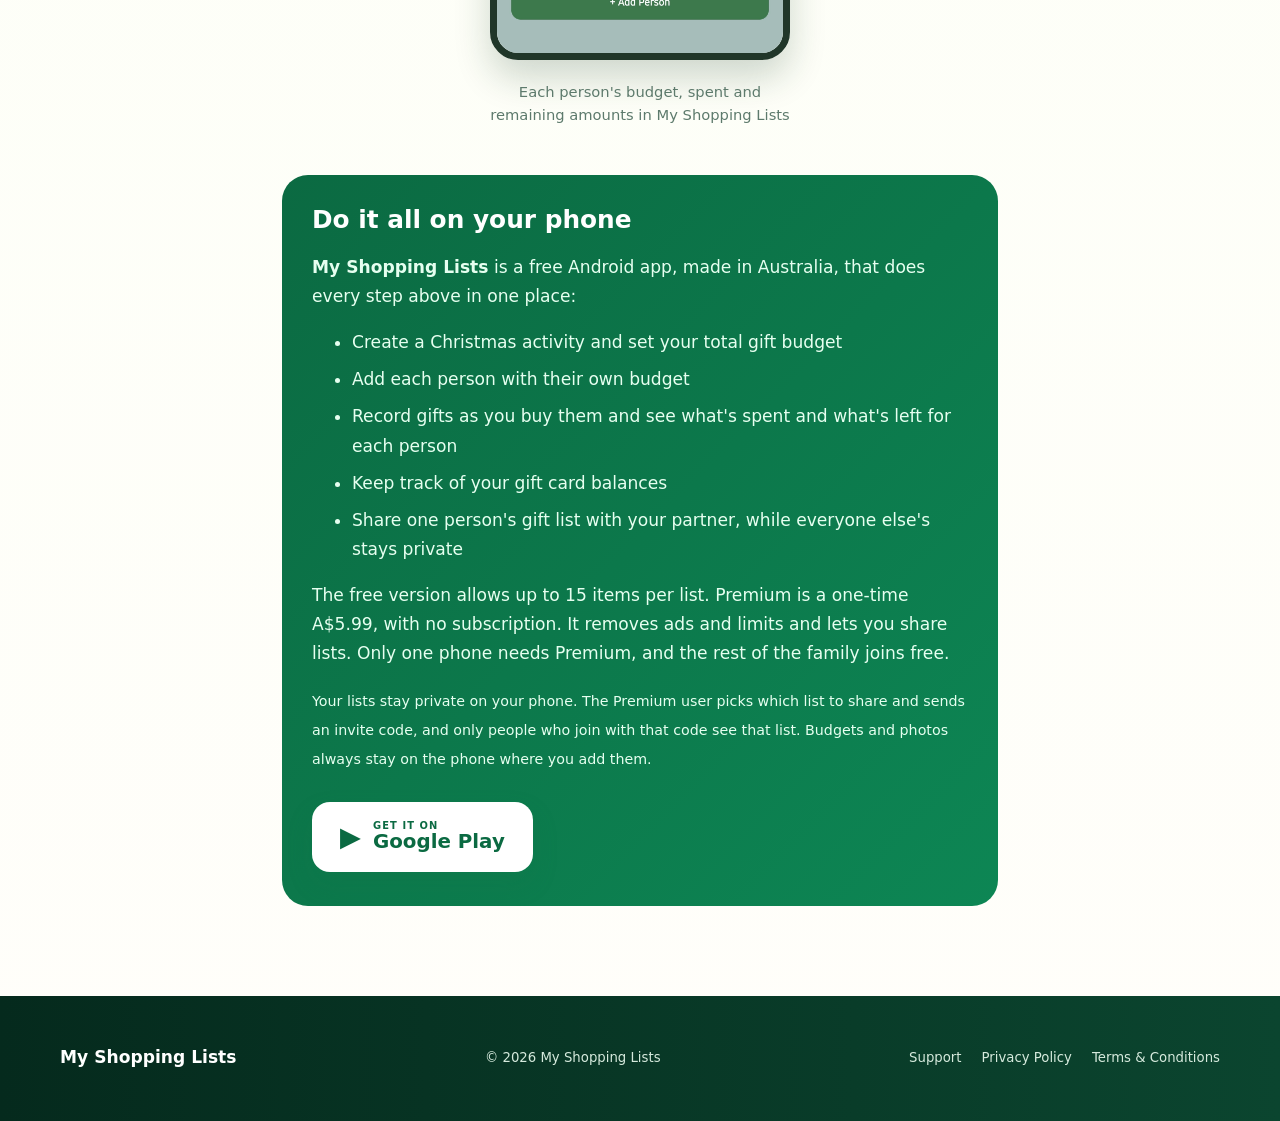
<file: christmas-gift-budget.html>
<!doctype html>
<html lang="en-AU">
<head>
<meta charset="utf-8">
<meta name="viewport" content="width=device-width,initial-scale=1">
<meta name="theme-color" content="#106c45">
<link rel="icon" href="app-icon.webp" type="image/webp">
<link rel="stylesheet" href="styles.css">
<link rel="canonical" href="https://myshoppinglistsapp.com/christmas-gift-budget.html">
<title>How to Set a Christmas Gift Budget (and Actually Stick to It) | My Shopping Lists</title>
<meta name="description" content="A simple, step-by-step way to set a Christmas gift budget, split it per person, track what you spend and keep surprises secret, with a free example budget.">
<meta property="og:title" content="How to Set a Christmas Gift Budget (and Actually Stick to It)">
<meta property="og:description" content="Pick one total, split it per person, track every gift as you buy it, and finish Christmas without a nasty credit card bill.">
<meta property="og:type" content="article">
<meta property="og:url" content="https://myshoppinglistsapp.com/christmas-gift-budget.html">
<meta property="og:image" content="https://myshoppinglistsapp.com/budgets.webp">
<script type="application/ld+json">
{"@context":"https://schema.org","@type":"Article","headline":"How to Set a Christmas Gift Budget (and Actually Stick to It)","datePublished":"2026-11-15","dateModified":"2026-11-15","author":{"@type":"Organization","name":"My Shopping Lists"},"publisher":{"@type":"Organization","name":"My Shopping Lists","logo":{"@type":"ImageObject","url":"https://myshoppinglistsapp.com/app-icon.webp"}},"image":"https://myshoppinglistsapp.com/budgets.webp","mainEntityOfPage":"https://myshoppinglistsapp.com/christmas-gift-budget.html"}
</script>
<style>
.post{max-width:760px;margin:0 auto;padding:70px 22px 90px}
.post h1{font-size:clamp(2.2rem,5vw,3.5rem);line-height:1.1;letter-spacing:-.04em;color:#083a2d;margin:8px 0 18px}
.post h2{font-size:1.55rem;line-height:1.25;color:#0b6745;margin:44px 0 12px}
.post p,.post li{color:#365145;font-size:1.07rem;line-height:1.7}
.post li{margin-bottom:8px}
.post a{color:#086945;font-weight:700}
.post .post-meta{color:#5d7a6c;font-size:.92rem;margin:0 0 26px}
.post .post-lead{font-size:1.2rem;color:#264a3a}
.post table{width:100%;border-collapse:collapse;margin:18px 0 8px;background:#fff;border-radius:16px;overflow:hidden;box-shadow:0 8px 25px rgba(9,65,38,.06)}
.post th,.post td{text-align:left;padding:11px 16px;border-bottom:1px solid #e3efe7;font-size:1rem;color:#264a3a}
.post th{background:#eaf7ef;color:#0b6745}
.post td.num,.post th.num{text-align:right}
.post tfoot td{font-weight:800}
.post .table-note{font-size:.92rem;color:#5d7a6c}
.post .tip{background:#fff4c4;border-radius:16px;padding:16px 20px;margin:22px 0}
.post .tip p{margin:0}
.post figure{margin:26px auto;max-width:300px;text-align:center}
.post figure img{width:100%;height:auto;border:7px solid #203629;border-radius:28px;box-shadow:0 18px 36px rgba(19,59,36,.20)}
.post figcaption{margin-top:12px;font-size:.92rem;color:#5d7a6c}
.post .app-box{background:linear-gradient(135deg,#0b6a42 0%,#0d8654 100%);color:#fff;border-radius:26px;padding:30px 30px 34px;margin-top:48px}
.post .app-box h2{color:#fff;margin-top:0}
.post .app-box p,.post .app-box li{color:#e6fff0}
.post .app-box .button{background:#fff;color:#0b6a42;margin-top:12px}
.post-nav{display:flex;gap:16px;flex-wrap:wrap}
.post-nav a{text-decoration:none;font-weight:700;color:#0b6745}
@media(max-width:650px){.post{padding-top:44px}.post th,.post td{padding:9px 10px;font-size:.92rem}}
</style>
</head>
<body>
<a class="skip" href="#main">Skip to content</a>
<header class="nav-shell"><nav class="nav wrap" aria-label="Main navigation"><a class="brand" href="/"><img src="app-icon.webp" alt="" width="48" height="48"><span>My Shopping Lists</span></a><div class="post-nav"><a href="/">Home</a><a href="sync-guide.html">Sharing guide</a><a href="support.html">Support</a></div></nav></header>
<main id="main" class="post">
<p class="eyebrow">CHRISTMAS PLANNING</p>
<h1>How to Set a Christmas Gift Budget (and Actually Stick to It)</h1>
<p class="post-meta">Updated 15 November 2026 · 6 minute read</p>

<p class="post-lead">Most Christmas overspending doesn't come from one big present. It comes from lots of small "that'll do" purchases nobody added up. The fix is simple: decide the total first, split it by person, and record every gift as you buy it.</p>

<h2>1. Pick one total you can afford</h2>
<p>Start with the number, not the list. Look at what will be left after your normal bills between now and the end of January, then decide how much of that can go on gifts. Write that figure down. Everything else in this guide is about staying under it.</p>
<p>Leave a little room for the extras that sneak in: wrapping paper, cards, postage for interstate family, and the work Kris Kringle you forgot about. Setting aside around 10% of the total for these is a good starting point.</p>

<h2>2. List everyone you buy for</h2>
<p>Write down every person, including the easy-to-forget ones: teachers, the neighbour who feeds the cat, a Secret Santa, the in-laws. Seeing the full list before you spend anything stops the budget being used up by the first few people you shop for.</p>

<h2>3. Split the total per person</h2>
<p>Give each person their own amount. It doesn't have to be equal, but it does have to add up to your total. Here's an example for a household setting a $600 budget:</p>
<table>
<thead><tr><th>Who</th><th class="num">Budget</th></tr></thead>
<tbody>
<tr><td>Partner</td><td class="num">$150</td></tr>
<tr><td>Two kids ($110 each)</td><td class="num">$220</td></tr>
<tr><td>Mum and Dad</td><td class="num">$80</td></tr>
<tr><td>Brother and sister-in-law</td><td class="num">$50</td></tr>
<tr><td>Teachers and Secret Santa</td><td class="num">$40</td></tr>
<tr><td>Wrapping, cards and postage</td><td class="num">$60</td></tr>
</tbody>
<tfoot><tr><td>Total</td><td class="num">$600</td></tr></tfoot>
</table>
<p class="table-note">Example only. Swap in your own people and amounts.</p>

<h2>4. Record every gift as you buy it</h2>
<p>This is the step that makes a budget work. Each time you buy something, write down who it's for and what it cost, then check what's left for that person. If one person goes over, take it from someone else's amount straight away rather than hoping it evens out.</p>
<div class="tip"><p><strong>Tip:</strong> keep receipts together in one place, or snap a photo of each one. If a gift needs returning in January, you won't be hunting for it.</p></div>

<h2>5. Use the gift cards you already have</h2>
<p>Many of us have half-used gift cards sitting in a drawer. Before you start shopping, check their balances and note them down. A $40 balance at the right store can cover a whole present and leave your budget untouched.</p>

<h2>6. Plan with your partner without spoiling surprises</h2>
<p>If two of you are buying presents, agree on who is buying what so you don't double up. Share the list for the kids or the grandparents, but keep your list for each other private. Christmas morning should still have a surprise in it.</p>

<h2>7. Watch for the usual budget leaks</h2>
<ul>
<li><strong>"Just in case" gifts.</strong> Spare presents for unexpected visitors add up fast. Pick one or two and include them in the budget.</li>
<li><strong>Sales you didn't plan for.</strong> A discount only saves money if the item was already on your list.</li>
<li><strong>Last-minute panic buying.</strong> Aim to finish most of your shopping by mid-December, when shops are calmer and delivery times are still reliable.</li>
</ul>

<figure><img src="budgets.webp" alt="My Shopping Lists gift budget screen showing a total remaining budget and each person's budget, spent and remaining amounts" width="1080" height="2093" loading="lazy"><figcaption>Each person's budget, spent and remaining amounts in My Shopping Lists</figcaption></figure>

<section class="app-box" aria-labelledby="app-title">
<h2 id="app-title">Do it all on your phone</h2>
<p><strong>My Shopping Lists</strong> is a free Android app, made in Australia, that does every step above in one place:</p>
<ul>
<li>Create a Christmas activity and set your total gift budget</li>
<li>Add each person with their own budget</li>
<li>Record gifts as you buy them and see what's spent and what's left for each person</li>
<li>Keep track of your gift card balances</li>
<li>Share one person's gift list with your partner, while everyone else's stays private</li>
</ul>
<p>The free version allows up to 15 items per list. Premium is a one-time A$5.99, with no subscription. It removes ads and limits and lets you share lists. Only one phone needs Premium, and the rest of the family joins free.</p>
<p><small>Your lists stay private on your phone. The Premium user picks which list to share and sends an invite code, and only people who join with that code see that list. Budgets and photos always stay on the phone where you add them.</small></p>
<a class="button button-large" href="https://play.google.com/store/apps/details?id=com.wilko.myshoppinglists" target="_blank" rel="noopener noreferrer"><span class="play-icon">▶</span><span><small>GET IT ON</small><strong>Google Play</strong></span></a>
</section>
</main>
<footer class="footer"><div class="wrap footer-row"><a class="brand" href="/">My Shopping Lists</a><p>© <span id="year">2026</span> My Shopping Lists</p><div class="footer-links"><a href="support.html">Support</a><a href="privacy.html">Privacy Policy</a><a href="terms.html">Terms &amp; Conditions</a></div></div></footer>
<script src="script.js" defer></script>
<script src="analytics.js?v=20261114-metricool-retry" defer></script>
</body>
</html>
</file>
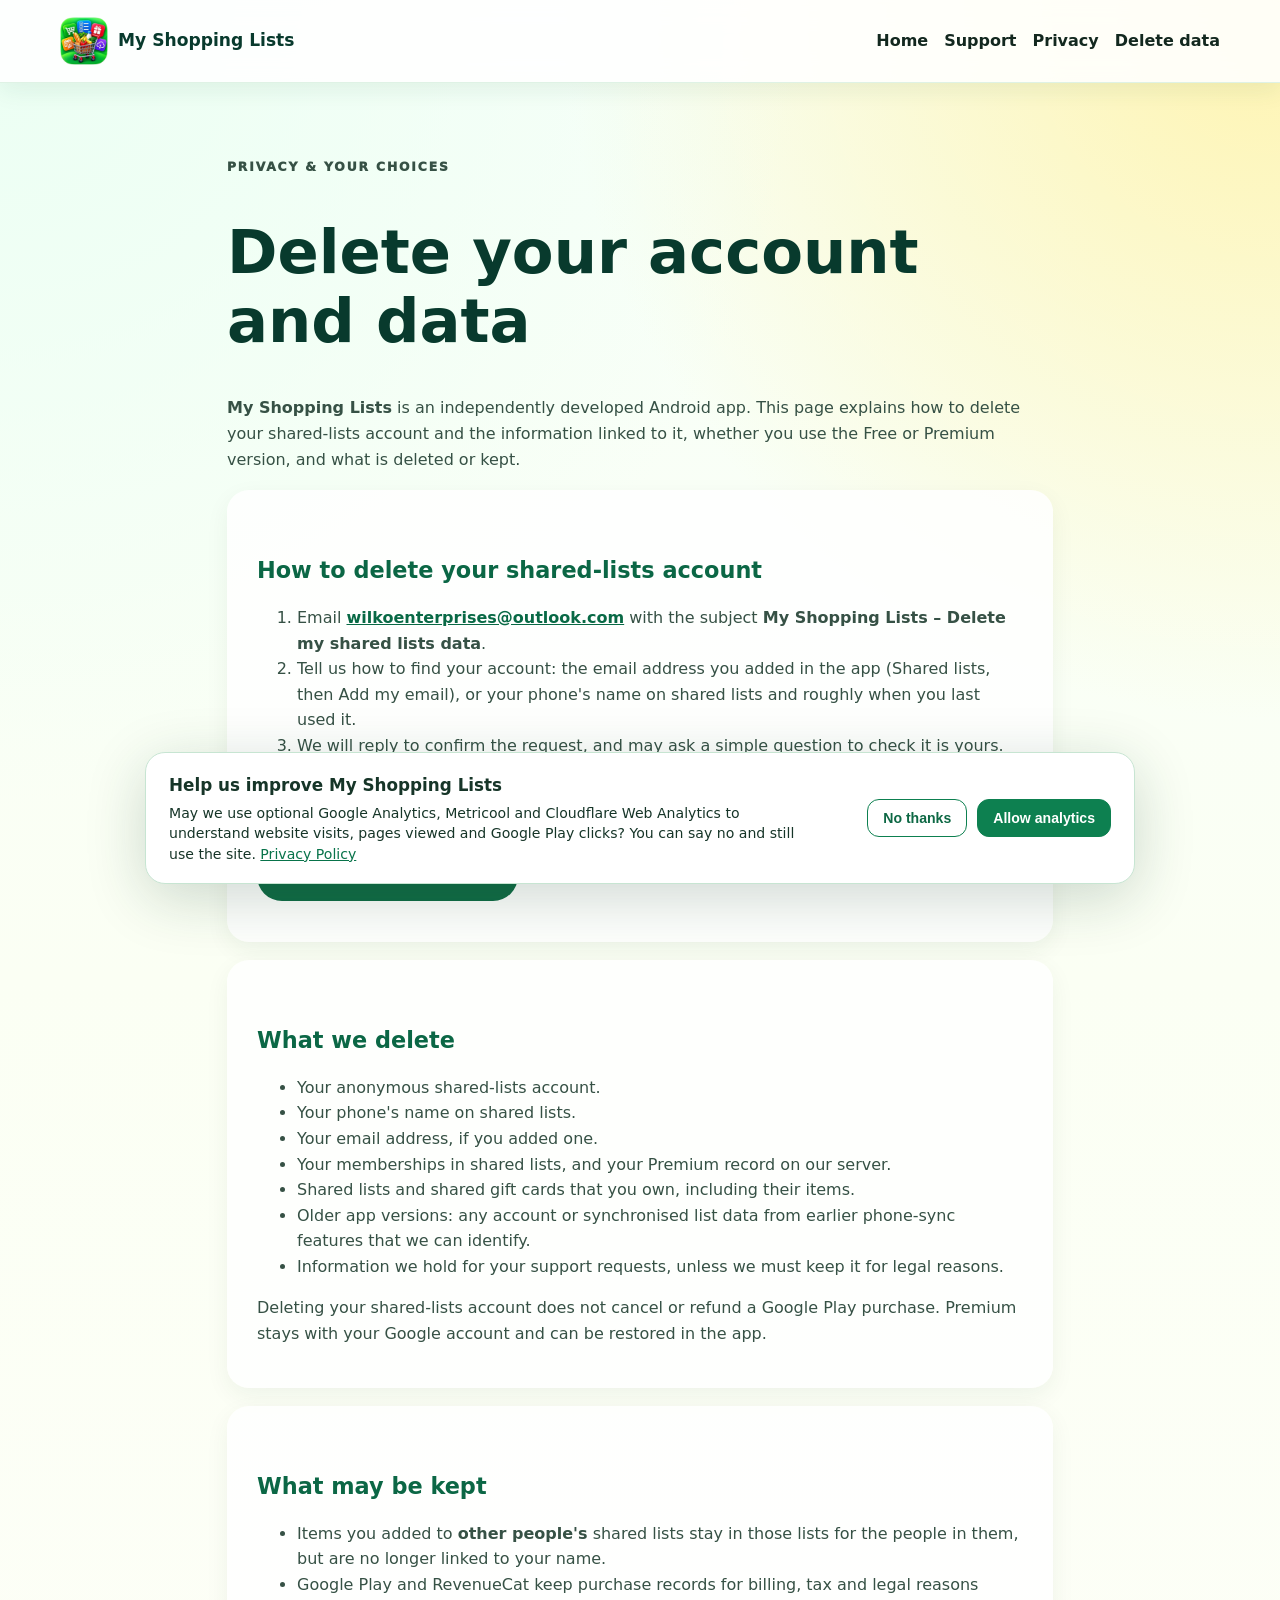
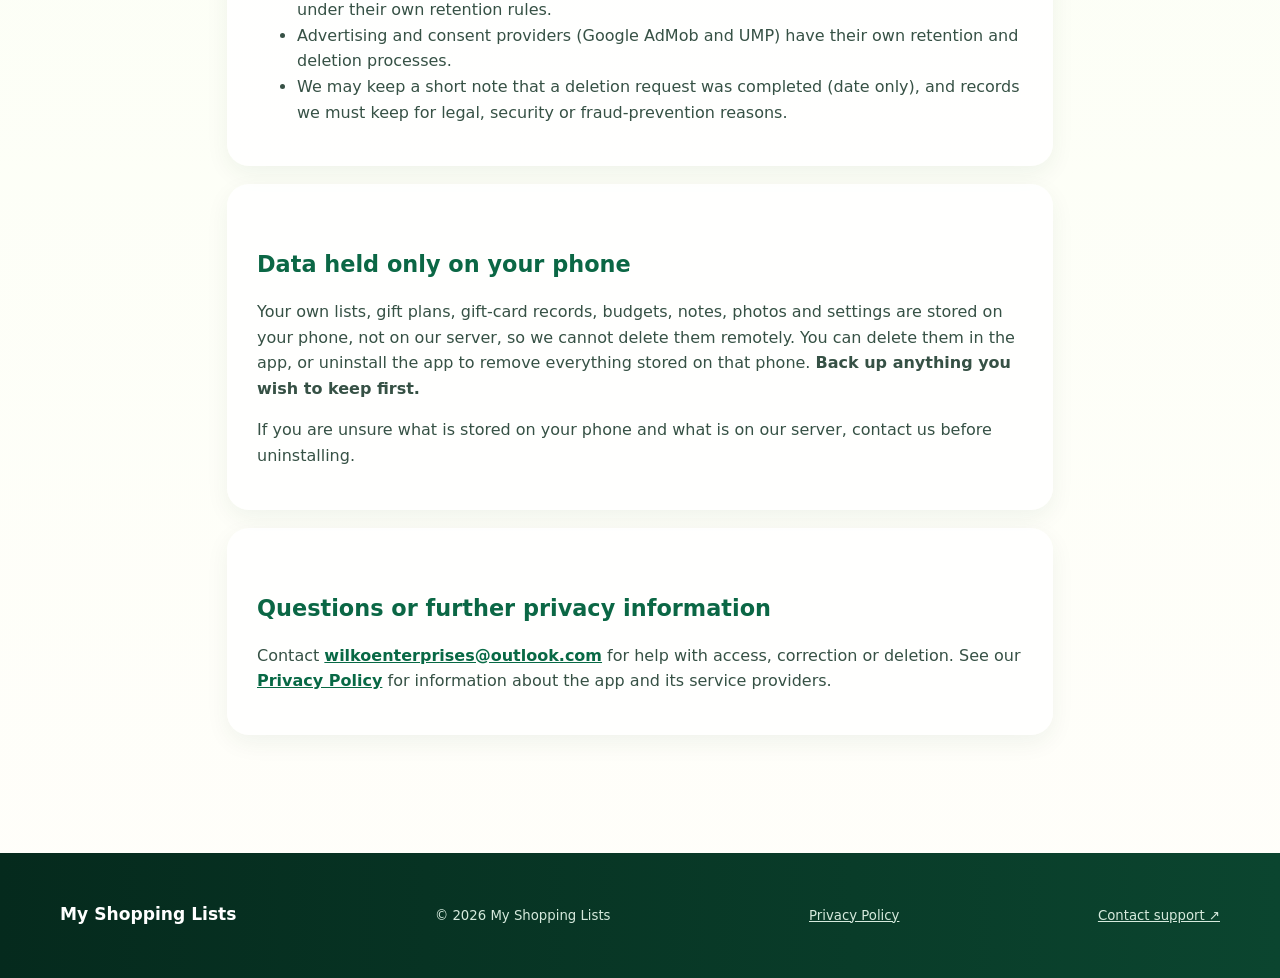
<file: delete-data.html>
<!doctype html>
<html lang="en-AU">
<head>
<meta charset="utf-8">
<meta name="viewport" content="width=device-width,initial-scale=1">
<meta name="theme-color" content="#106c45">
<link rel="icon" href="app-icon.webp" type="image/webp">
<link rel="stylesheet" href="styles.css">
<title>Request Data Deletion | My Shopping Lists</title>
<meta name="description" content="How to delete your My Shopping Lists shared-lists account and data, what is deleted, and what may be kept.">
<style>
.info-main{max-width:870px;margin:0 auto;padding:75px 22px 100px}
.info-main h1{font-size:clamp(2.3rem,5vw,3.8rem);line-height:1.12;color:#083a2d}
.info-main h2{font-size:1.4rem;color:#0b6745;margin:38px 0 10px}
.info-main p,.info-main li{color:#365145}
.info-main section{background:rgba(255,255,255,.86);padding:25px 30px;border-radius:22px;margin:18px 0;box-shadow:0 8px 25px rgba(9,65,38,.06)}
.info-main a{color:#086945;font-weight:700}
.info-nav{display:flex;gap:16px;flex-wrap:wrap}
.info-nav a{text-decoration:none;font-weight:700}
.info-action{display:inline-block;background:#106c45;color:#fff!important;padding:12px 20px;border-radius:999px;text-decoration:none}
</style>
</head>
<body>
<header class="nav-shell"><nav class="nav wrap" aria-label="Main navigation"><a class="brand" href="/"><img src="app-icon.webp" alt="" width="48" height="48"><span>My Shopping Lists</span></a><div class="info-nav"><a href="/">Home</a><a href="support.html">Support</a><a href="privacy.html">Privacy</a><a href="delete-data.html" aria-current="page">Delete data</a></div></nav></header>
<main class="info-main">
<p class="eyebrow">PRIVACY &amp; YOUR CHOICES</p>
<h1>Delete your account and data</h1>
<p><strong>My Shopping Lists</strong> is an independently developed Android app. This page explains how to delete your shared-lists account and the information linked to it, whether you use the Free or Premium version, and what is deleted or kept.</p>
<section>
<h2>How to delete your shared-lists account</h2>
<ol>
<li>Email <a href="mailto:wilkoenterprises@outlook.com?subject=My%20Shopping%20Lists%20-%20Delete%20my%20shared%20lists%20data">wilkoenterprises@outlook.com</a> with the subject <strong>My Shopping Lists – Delete my shared lists data</strong>.</li>
<li>Tell us how to find your account: the email address you added in the app (Shared lists, then Add my email), or your phone's name on shared lists and roughly when you last used it.</li>
<li>We will reply to confirm the request, and may ask a simple question to check it is yours. Do not send passwords, payment card details or identity documents.</li>
<li>We delete your account and the data below, and confirm by email. Deletion is completed within 30 days of confirming your request.</li>
</ol>
<p><a class="info-action" href="mailto:wilkoenterprises@outlook.com?subject=My%20Shopping%20Lists%20-%20Delete%20my%20shared%20lists%20data">Email a deletion request</a></p>
</section>
<section>
<h2>What we delete</h2>
<ul>
<li>Your anonymous shared-lists account.</li>
<li>Your phone's name on shared lists.</li>
<li>Your email address, if you added one.</li>
<li>Your memberships in shared lists, and your Premium record on our server.</li>
<li>Shared lists and shared gift cards that you own, including their items.</li>
<li>Older app versions: any account or synchronised list data from earlier phone-sync features that we can identify.</li>
<li>Information we hold for your support requests, unless we must keep it for legal reasons.</li>
</ul>
<p>Deleting your shared-lists account does not cancel or refund a Google Play purchase. Premium stays with your Google account and can be restored in the app.</p>
</section>
<section>
<h2>What may be kept</h2>
<ul>
<li>Items you added to <strong>other people's</strong> shared lists stay in those lists for the people in them, but are no longer linked to your name.</li>
<li>Google Play and RevenueCat keep purchase records for billing, tax and legal reasons under their own retention rules.</li>
<li>Advertising and consent providers (Google AdMob and UMP) have their own retention and deletion processes.</li>
<li>We may keep a short note that a deletion request was completed (date only), and records we must keep for legal, security or fraud-prevention reasons.</li>
</ul>
</section>
<section>
<h2>Data held only on your phone</h2>
<p>Your own lists, gift plans, gift-card records, budgets, notes, photos and settings are stored on your phone, not on our server, so we cannot delete them remotely. You can delete them in the app, or uninstall the app to remove everything stored on that phone. <strong>Back up anything you wish to keep first.</strong></p>
<p>If you are unsure what is stored on your phone and what is on our server, contact us before uninstalling.</p>
</section>
<section>
<h2>Questions or further privacy information</h2>
<p>Contact <a href="mailto:wilkoenterprises@outlook.com">wilkoenterprises@outlook.com</a> for help with access, correction or deletion. See our <a href="privacy.html">Privacy Policy</a> for information about the app and its service providers.</p>
</section>
</main>
<footer class="footer"><div class="wrap footer-row"><a class="brand" href="/">My Shopping Lists</a><p>© 2026 My Shopping Lists</p><a href="privacy.html">Privacy Policy</a><a href="mailto:wilkoenterprises@outlook.com">Contact support ↗</a></div></footer>
<script src="analytics.js" defer></script>
</body>
</html>
</file>
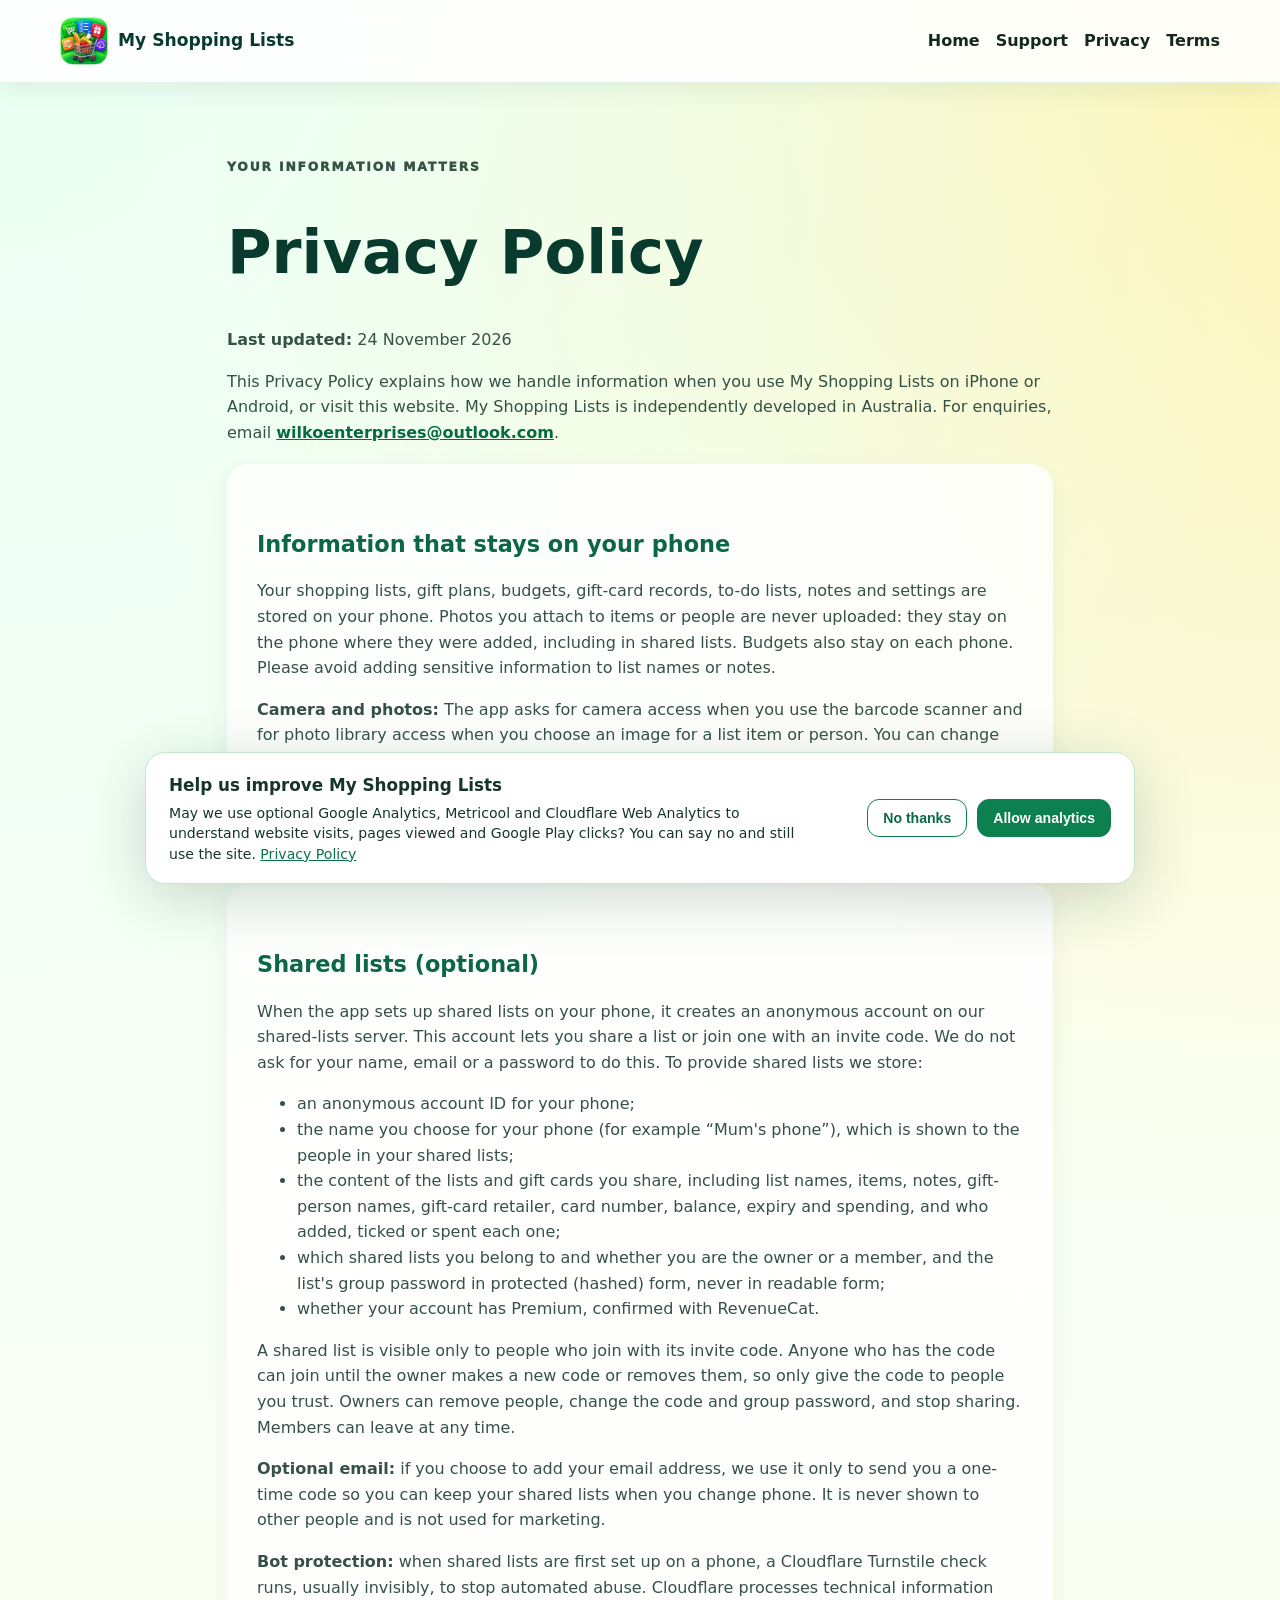
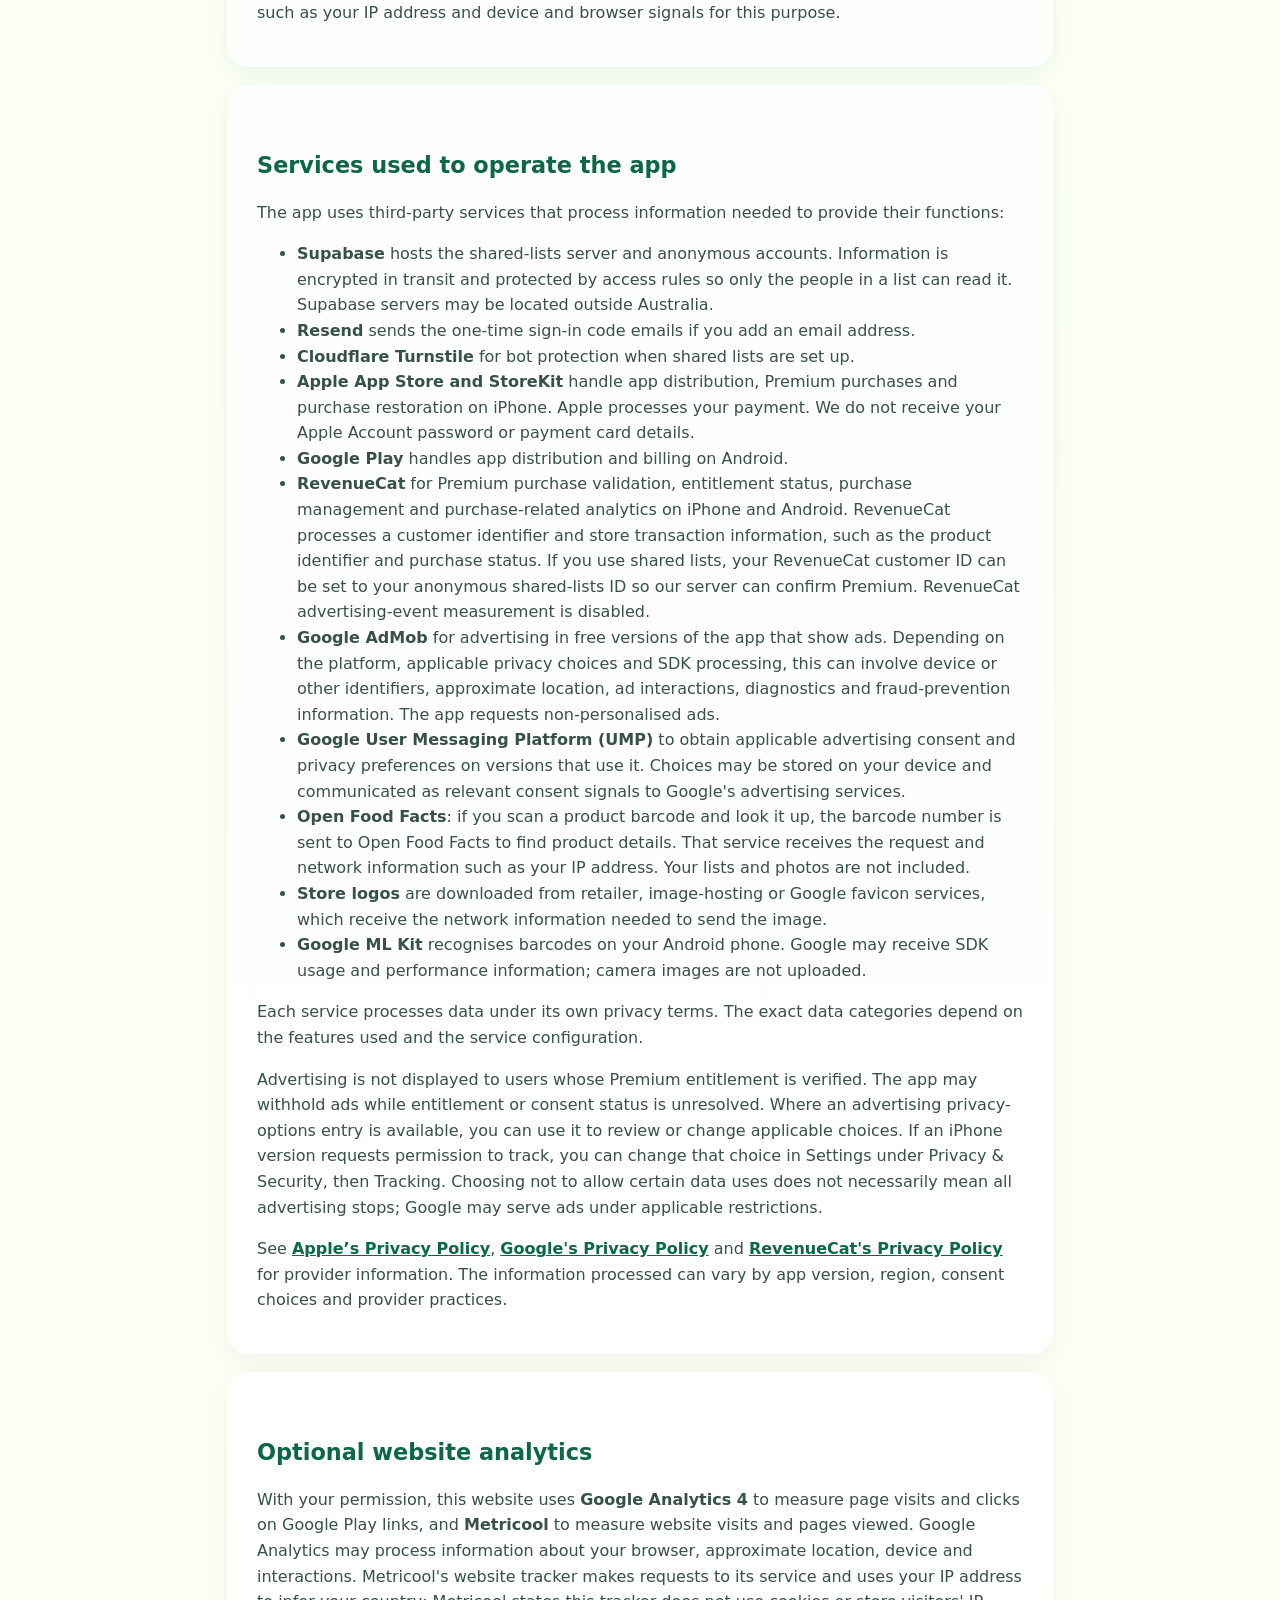
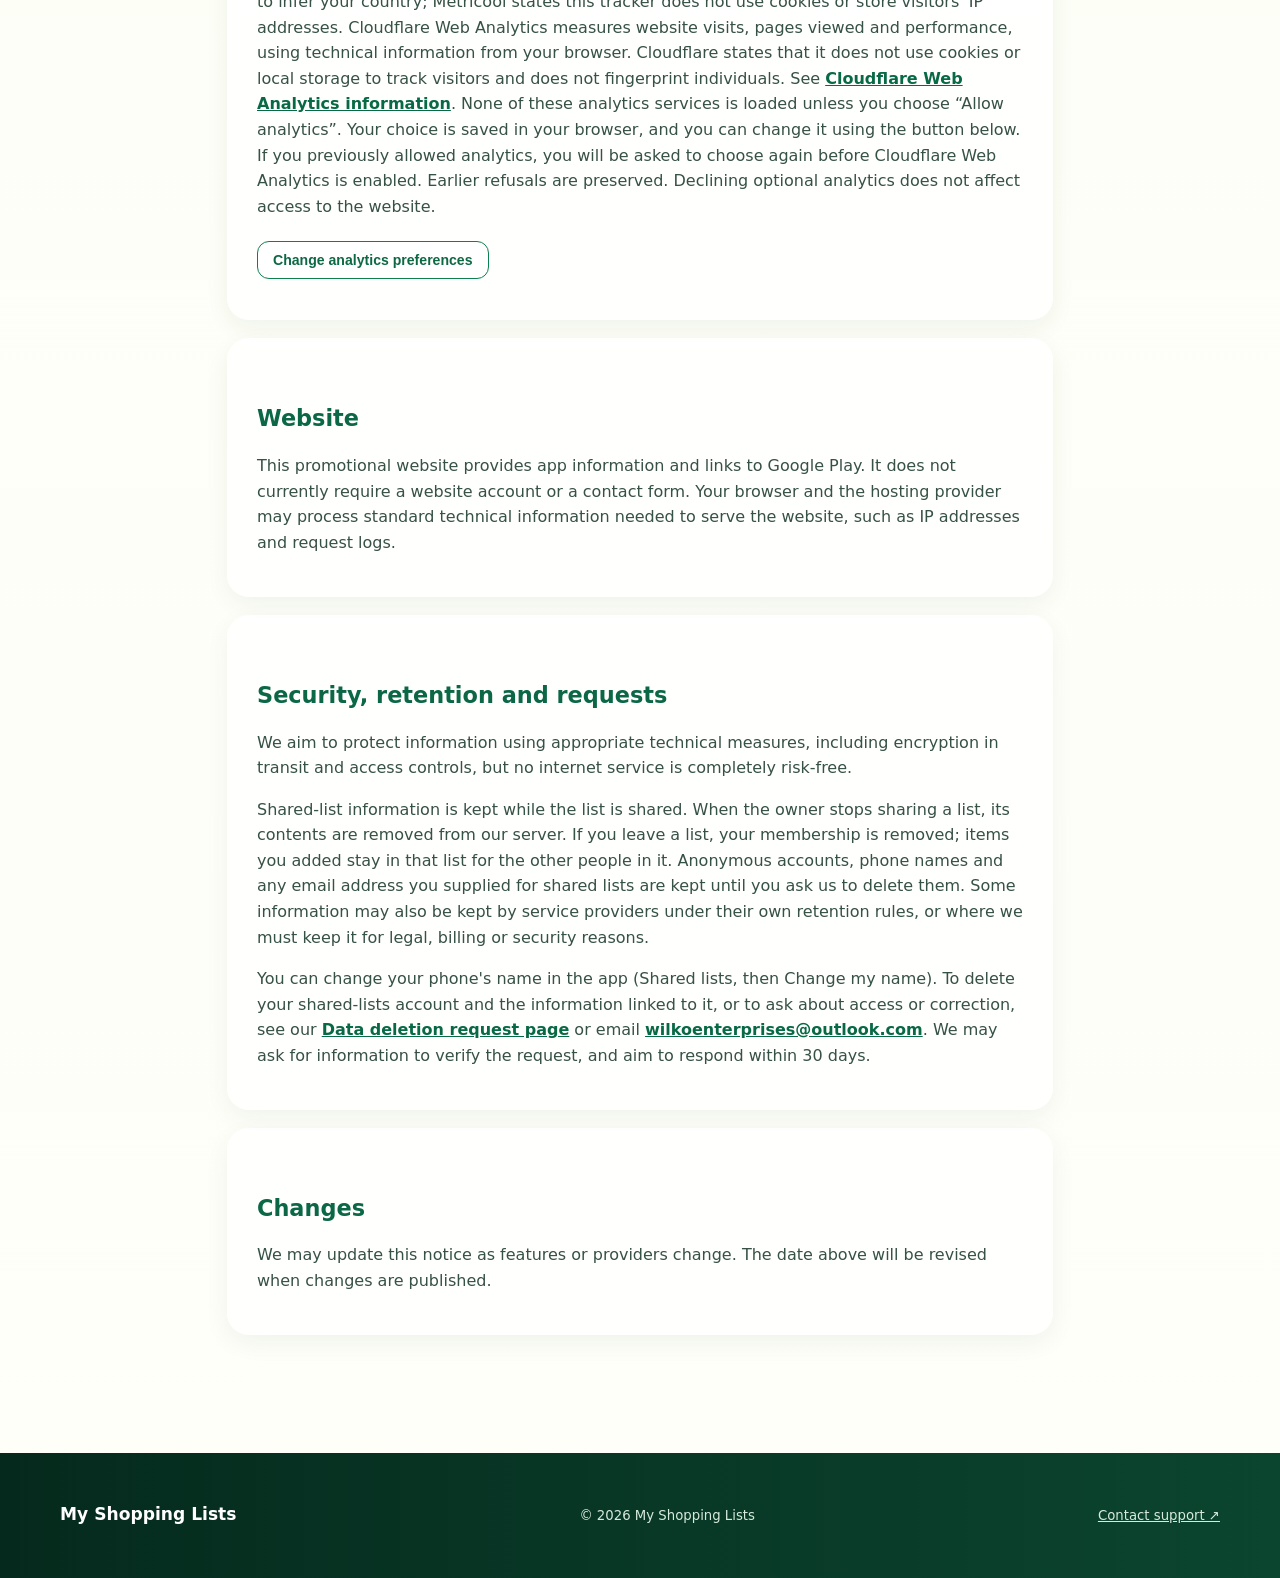
<file: privacy.html>
<!doctype html><html lang="en-AU"><head><meta charset="utf-8"><meta name="viewport" content="width=device-width,initial-scale=1"><meta name="theme-color" content="#106c45"><link rel="icon" href="app-icon.webp" type="image/webp"><link rel="stylesheet" href="styles.css"><title>Privacy Policy | My Shopping Lists</title><meta name="description" content="Read the My Shopping Lists privacy policy and how to contact the developer about your data."><style>.info-main{max-width:870px;margin:0 auto;padding:75px 22px 100px}.info-main h1{font-size:clamp(2.3rem,5vw,3.8rem);line-height:1.12;color:#083a2d}.info-main h2{font-size:1.4rem;color:#0b6745;margin:38px 0 10px}.info-main p,.info-main li{color:#365145}.info-main section{background:rgba(255,255,255,.86);padding:25px 30px;border-radius:22px;margin:18px 0;box-shadow:0 8px 25px rgba(9,65,38,.06)}.info-main a{color:#086945;font-weight:700}.info-nav{display:flex;gap:16px;flex-wrap:wrap}.info-nav a{text-decoration:none;font-weight:700}.info-note{background:#fff4c4;padding:13px 18px;border-radius:12px}</style></head><body><header class="nav-shell"><nav class="nav wrap" aria-label="Main navigation"><a class="brand" href="/"><img src="app-icon.webp" alt="" width="48" height="48"><span>My Shopping Lists</span></a><div class="info-nav"><a href="/">Home</a><a href="support.html">Support</a><a href="privacy.html">Privacy</a><a href="terms.html">Terms</a></div></nav></header><main class="info-main"><p class="eyebrow">YOUR INFORMATION MATTERS</p><h1>Privacy Policy</h1><p><strong>Last updated:</strong> 24 November 2026</p><p>This Privacy Policy explains how we handle information when you use My Shopping Lists on iPhone or Android, or visit this website. My Shopping Lists is independently developed in Australia. For enquiries, email <a href="mailto:wilkoenterprises@outlook.com">wilkoenterprises@outlook.com</a>.</p><section><h2>Information that stays on your phone</h2><p>Your shopping lists, gift plans, budgets, gift-card records, to-do lists, notes and settings are stored on your phone. Photos you attach to items or people are never uploaded: they stay on the phone where they were added, including in shared lists. Budgets also stay on each phone. Please avoid adding sensitive information to list names or notes.</p><p><strong>Camera and photos:</strong> The app asks for camera access when you use the barcode scanner and for photo library access when you choose an image for a list item or person. You can change these permissions in your phone’s settings. The app processes camera images on your phone. If you look up a scanned product, only the barcode and the network information needed to make the request are sent to the lookup service.</p></section><section><h2>Shared lists (optional)</h2><p>When the app sets up shared lists on your phone, it creates an anonymous account on our shared-lists server. This account lets you share a list or join one with an invite code. We do not ask for your name, email or a password to do this. To provide shared lists we store:</p><ul><li>an anonymous account ID for your phone;</li><li>the name you choose for your phone (for example &ldquo;Mum's phone&rdquo;), which is shown to the people in your shared lists;</li><li>the content of the lists and gift cards you share, including list names, items, notes, gift-person names, gift-card retailer, card number, balance, expiry and spending, and who added, ticked or spent each one;</li><li>which shared lists you belong to and whether you are the owner or a member, and the list's group password in protected (hashed) form, never in readable form;</li><li>whether your account has Premium, confirmed with RevenueCat.</li></ul><p>A shared list is visible only to people who join with its invite code. Anyone who has the code can join until the owner makes a new code or removes them, so only give the code to people you trust. Owners can remove people, change the code and group password, and stop sharing. Members can leave at any time.</p><p><strong>Optional email:</strong> if you choose to add your email address, we use it only to send you a one-time code so you can keep your shared lists when you change phone. It is never shown to other people and is not used for marketing.</p><p><strong>Bot protection:</strong> when shared lists are first set up on a phone, a Cloudflare Turnstile check runs, usually invisibly, to stop automated abuse. Cloudflare processes technical information such as your IP address and device and browser signals for this purpose.</p></section><section><h2>Services used to operate the app</h2><p>The app uses third-party services that process information needed to provide their functions:</p><ul><li><strong>Supabase</strong> hosts the shared-lists server and anonymous accounts. Information is encrypted in transit and protected by access rules so only the people in a list can read it. Supabase servers may be located outside Australia.</li><li><strong>Resend</strong> sends the one-time sign-in code emails if you add an email address.</li><li><strong>Cloudflare Turnstile</strong> for bot protection when shared lists are set up.</li><li><strong>Apple App Store and StoreKit</strong> handle app distribution, Premium purchases and purchase restoration on iPhone. Apple processes your payment. We do not receive your Apple Account password or payment card details.</li><li><strong>Google Play</strong> handles app distribution and billing on Android.</li><li><strong>RevenueCat</strong> for Premium purchase validation, entitlement status, purchase management and purchase-related analytics on iPhone and Android. RevenueCat processes a customer identifier and store transaction information, such as the product identifier and purchase status. If you use shared lists, your RevenueCat customer ID can be set to your anonymous shared-lists ID so our server can confirm Premium. RevenueCat advertising-event measurement is disabled.</li><li><strong>Google AdMob</strong> for advertising in free versions of the app that show ads. Depending on the platform, applicable privacy choices and SDK processing, this can involve device or other identifiers, approximate location, ad interactions, diagnostics and fraud-prevention information. The app requests non-personalised ads.</li><li><strong>Google User Messaging Platform (UMP)</strong> to obtain applicable advertising consent and privacy preferences on versions that use it. Choices may be stored on your device and communicated as relevant consent signals to Google's advertising services.</li><li><strong>Open Food Facts</strong>: if you scan a product barcode and look it up, the barcode number is sent to Open Food Facts to find product details. That service receives the request and network information such as your IP address. Your lists and photos are not included.</li><li><strong>Store logos</strong> are downloaded from retailer, image-hosting or Google favicon services, which receive the network information needed to send the image.</li><li><strong>Google ML Kit</strong> recognises barcodes on your Android phone. Google may receive SDK usage and performance information; camera images are not uploaded.</li></ul><p>Each service processes data under its own privacy terms. The exact data categories depend on the features used and the service configuration.</p><p>Advertising is not displayed to users whose Premium entitlement is verified. The app may withhold ads while entitlement or consent status is unresolved. Where an advertising privacy-options entry is available, you can use it to review or change applicable choices. If an iPhone version requests permission to track, you can change that choice in Settings under Privacy &amp; Security, then Tracking. Choosing not to allow certain data uses does not necessarily mean all advertising stops; Google may serve ads under applicable restrictions.</p><p>See <a href="https://www.apple.com/legal/privacy/" target="_blank" rel="noopener noreferrer">Apple’s Privacy Policy</a>, <a href="https://policies.google.com/privacy" target="_blank" rel="noopener noreferrer">Google's Privacy Policy</a> and <a href="https://www.revenuecat.com/privacy/" target="_blank" rel="noopener noreferrer">RevenueCat's Privacy Policy</a> for provider information. The information processed can vary by app version, region, consent choices and provider practices.</p></section><section><h2>Optional website analytics</h2><p>With your permission, this website uses <strong>Google Analytics 4</strong> to measure page visits and clicks on Google Play links, and <strong>Metricool</strong> to measure website visits and pages viewed. Google Analytics may process information about your browser, approximate location, device and interactions. Metricool's website tracker makes requests to its service and uses your IP address to infer your country; Metricool states this tracker does not use cookies or store visitors' IP addresses. Cloudflare Web Analytics measures website visits, pages viewed and performance, using technical information from your browser. Cloudflare states that it does not use cookies or local storage to track visitors and does not fingerprint individuals. See <a href="https://developers.cloudflare.com/web-analytics/about/" target="_blank" rel="noopener noreferrer">Cloudflare Web Analytics information</a>. None of these analytics services is loaded unless you choose “Allow analytics”. Your choice is saved in your browser, and you can change it using the button below. If you previously allowed analytics, you will be asked to choose again before Cloudflare Web Analytics is enabled. Earlier refusals are preserved. Declining optional analytics does not affect access to the website.</p><p><button type="button" id="analytics-preferences">Change analytics preferences</button></p></section><section><h2>Website</h2><p>This promotional website provides app information and links to Google Play. It does not currently require a website account or a contact form. Your browser and the hosting provider may process standard technical information needed to serve the website, such as IP addresses and request logs.</p></section><section><h2>Security, retention and requests</h2><p>We aim to protect information using appropriate technical measures, including encryption in transit and access controls, but no internet service is completely risk-free.</p><p>Shared-list information is kept while the list is shared. When the owner stops sharing a list, its contents are removed from our server. If you leave a list, your membership is removed; items you added stay in that list for the other people in it. Anonymous accounts, phone names and any email address you supplied for shared lists are kept until you ask us to delete them. Some information may also be kept by service providers under their own retention rules, or where we must keep it for legal, billing or security reasons.</p><p>You can change your phone's name in the app (Shared lists, then Change my name). To delete your shared-lists account and the information linked to it, or to ask about access or correction, see our <a href="delete-data.html">Data deletion request page</a> or email <a href="mailto:wilkoenterprises@outlook.com">wilkoenterprises@outlook.com</a>. We may ask for information to verify the request, and aim to respond within 30 days.</p></section><section><h2>Changes</h2><p>We may update this notice as features or providers change. The date above will be revised when changes are published.</p></section></main><footer class="footer"><div class="wrap footer-row"><a class="brand" href="/">My Shopping Lists</a><p>© 2026 My Shopping Lists</p><a href="mailto:wilkoenterprises@outlook.com">Contact support ↗</a></div></footer><script src="analytics.js" defer></script></body></html>
</file>
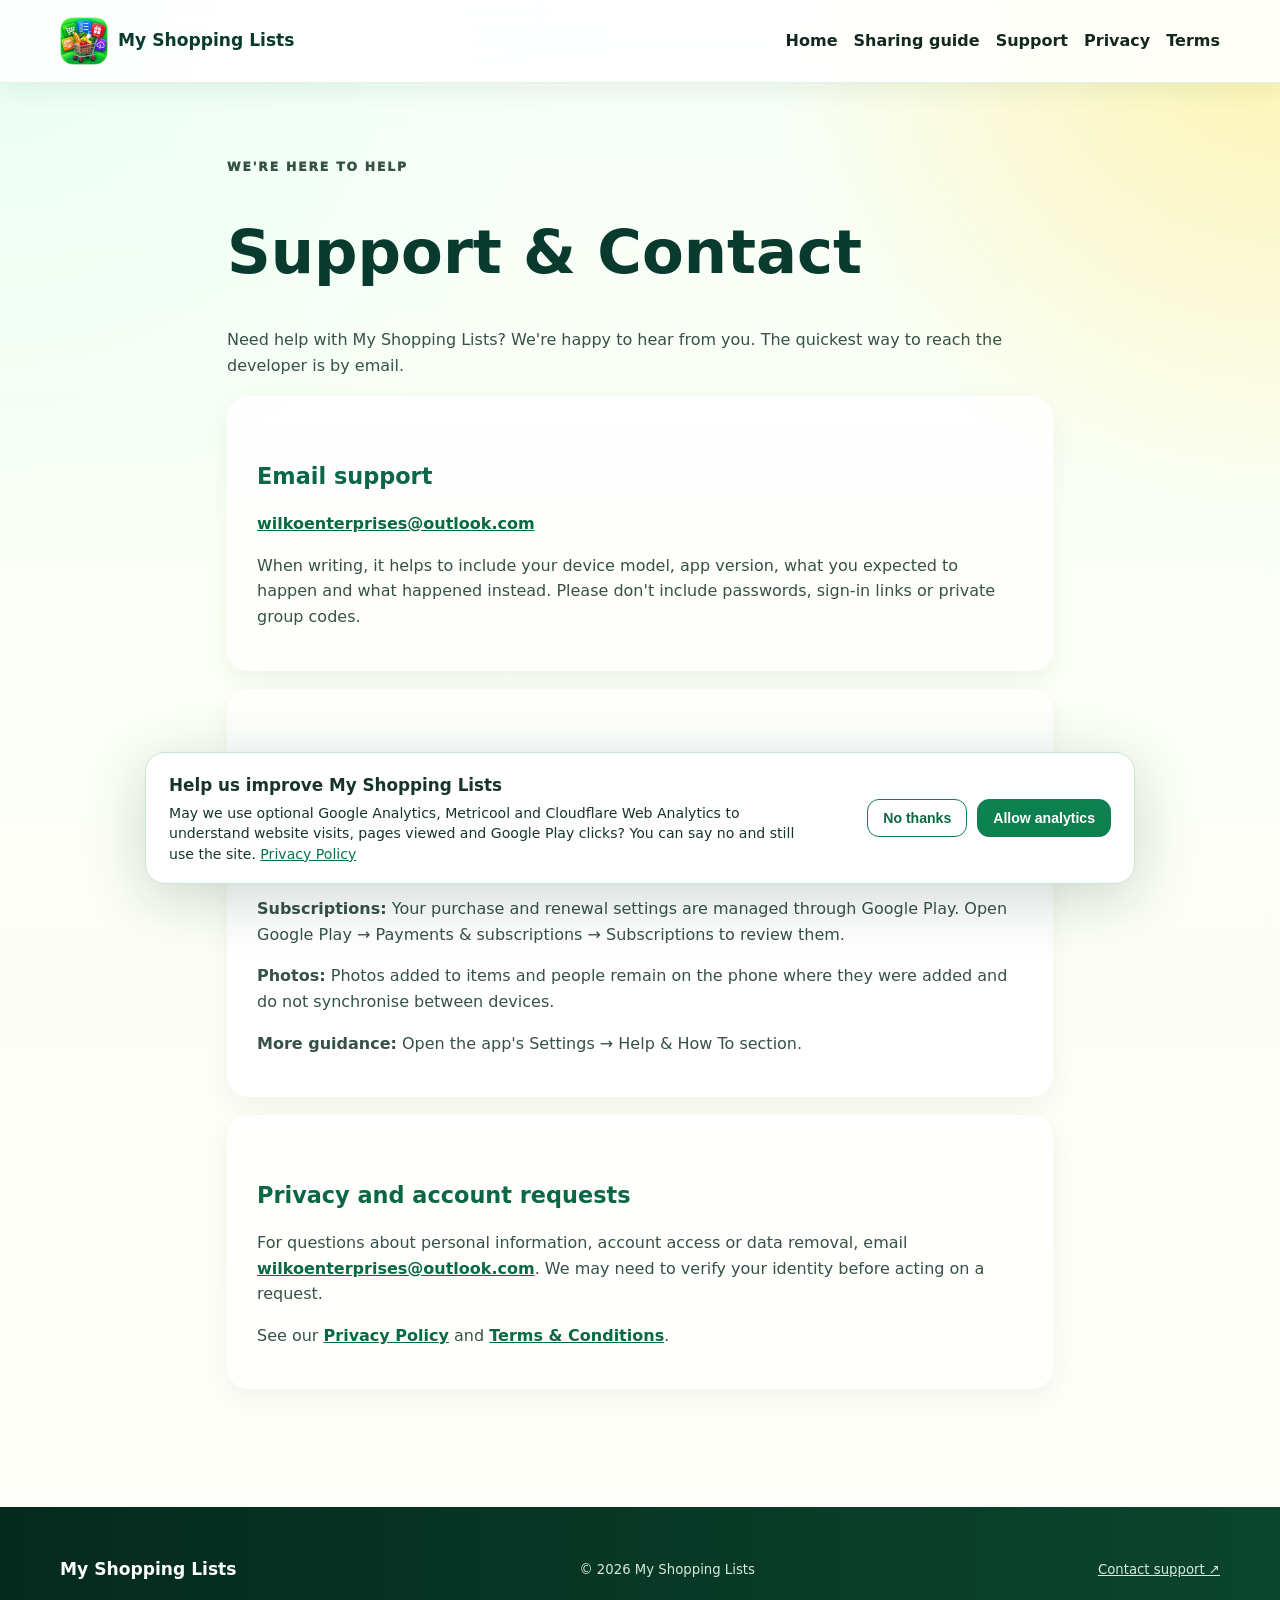
<file: support.html>
<!doctype html><html lang="en-AU"><head><meta charset="utf-8"><meta name="viewport" content="width=device-width,initial-scale=1"><meta name="theme-color" content="#106c45"><link rel="icon" href="app-icon.webp" type="image/webp"><link rel="stylesheet" href="styles.css"><title>Support & Contact | My Shopping Lists</title><meta name="description" content="Get help with My Shopping Lists, syncing, subscriptions and more."><style>.info-main{max-width:870px;margin:0 auto;padding:75px 22px 100px}.info-main h1{font-size:clamp(2.3rem,5vw,3.8rem);line-height:1.12;color:#083a2d}.info-main h2{font-size:1.4rem;color:#0b6745;margin:38px 0 10px}.info-main p,.info-main li{color:#365145}.info-main section{background:rgba(255,255,255,.86);padding:25px 30px;border-radius:22px;margin:18px 0;box-shadow:0 8px 25px rgba(9,65,38,.06)}.info-main a{color:#086945;font-weight:700}.info-nav{display:flex;gap:16px;flex-wrap:wrap}.info-nav a{text-decoration:none;font-weight:700}.info-note{background:#fff4c4;padding:13px 18px;border-radius:12px}</style></head><body><header class="nav-shell"><nav class="nav wrap" aria-label="Main navigation"><a class="brand" href="/"><img src="app-icon.webp" alt="" width="48" height="48"><span>My Shopping Lists</span></a><div class="info-nav"><a href="/">Home</a><a href="sync-guide.html">Sharing guide</a><a href="support.html">Support</a><a href="privacy.html">Privacy</a><a href="terms.html">Terms</a></div></nav></header><main class="info-main"><p class="eyebrow">WE'RE HERE TO HELP</p><h1>Support &amp; Contact</h1><p>Need help with My Shopping Lists? We're happy to hear from you. The quickest way to reach the developer is by email.</p><section><h2>Email support</h2><p><a href="mailto:wilkoenterprises@outlook.com?subject=My%20Shopping%20Lists%20Support">wilkoenterprises@outlook.com</a></p><p>When writing, it helps to include your device model, app version, what you expected to happen and what happened instead. Please don't include passwords, sign-in links or private group codes.</p></section><section><h2>Common questions</h2><p><strong>Shared lists and phone sync:</strong> Sharing your own lists needs Premium; joining someone else's list is free with their 8-number invite code. See the <a href="sync-guide.html">Sharing &amp; Phone Sync Guide</a> for step-by-step instructions and troubleshooting.</p><p><strong>Subscriptions:</strong> Your purchase and renewal settings are managed through Google Play. Open Google Play → Payments &amp; subscriptions → Subscriptions to review them.</p><p><strong>Photos:</strong> Photos added to items and people remain on the phone where they were added and do not synchronise between devices.</p><p><strong>More guidance:</strong> Open the app's Settings → Help &amp; How To section.</p></section><section><h2>Privacy and account requests</h2><p>For questions about personal information, account access or data removal, email <a href="mailto:wilkoenterprises@outlook.com?subject=Privacy%20or%20Data%20Request">wilkoenterprises@outlook.com</a>. We may need to verify your identity before acting on a request.</p><p>See our <a href="privacy.html">Privacy Policy</a> and <a href="terms.html">Terms &amp; Conditions</a>.</p></section></main><footer class="footer"><div class="wrap footer-row"><a class="brand" href="/">My Shopping Lists</a><p>© 2026 My Shopping Lists</p><a href="mailto:wilkoenterprises@outlook.com">Contact support ↗</a></div></footer><script src="analytics.js" defer></script></body></html>
</file>
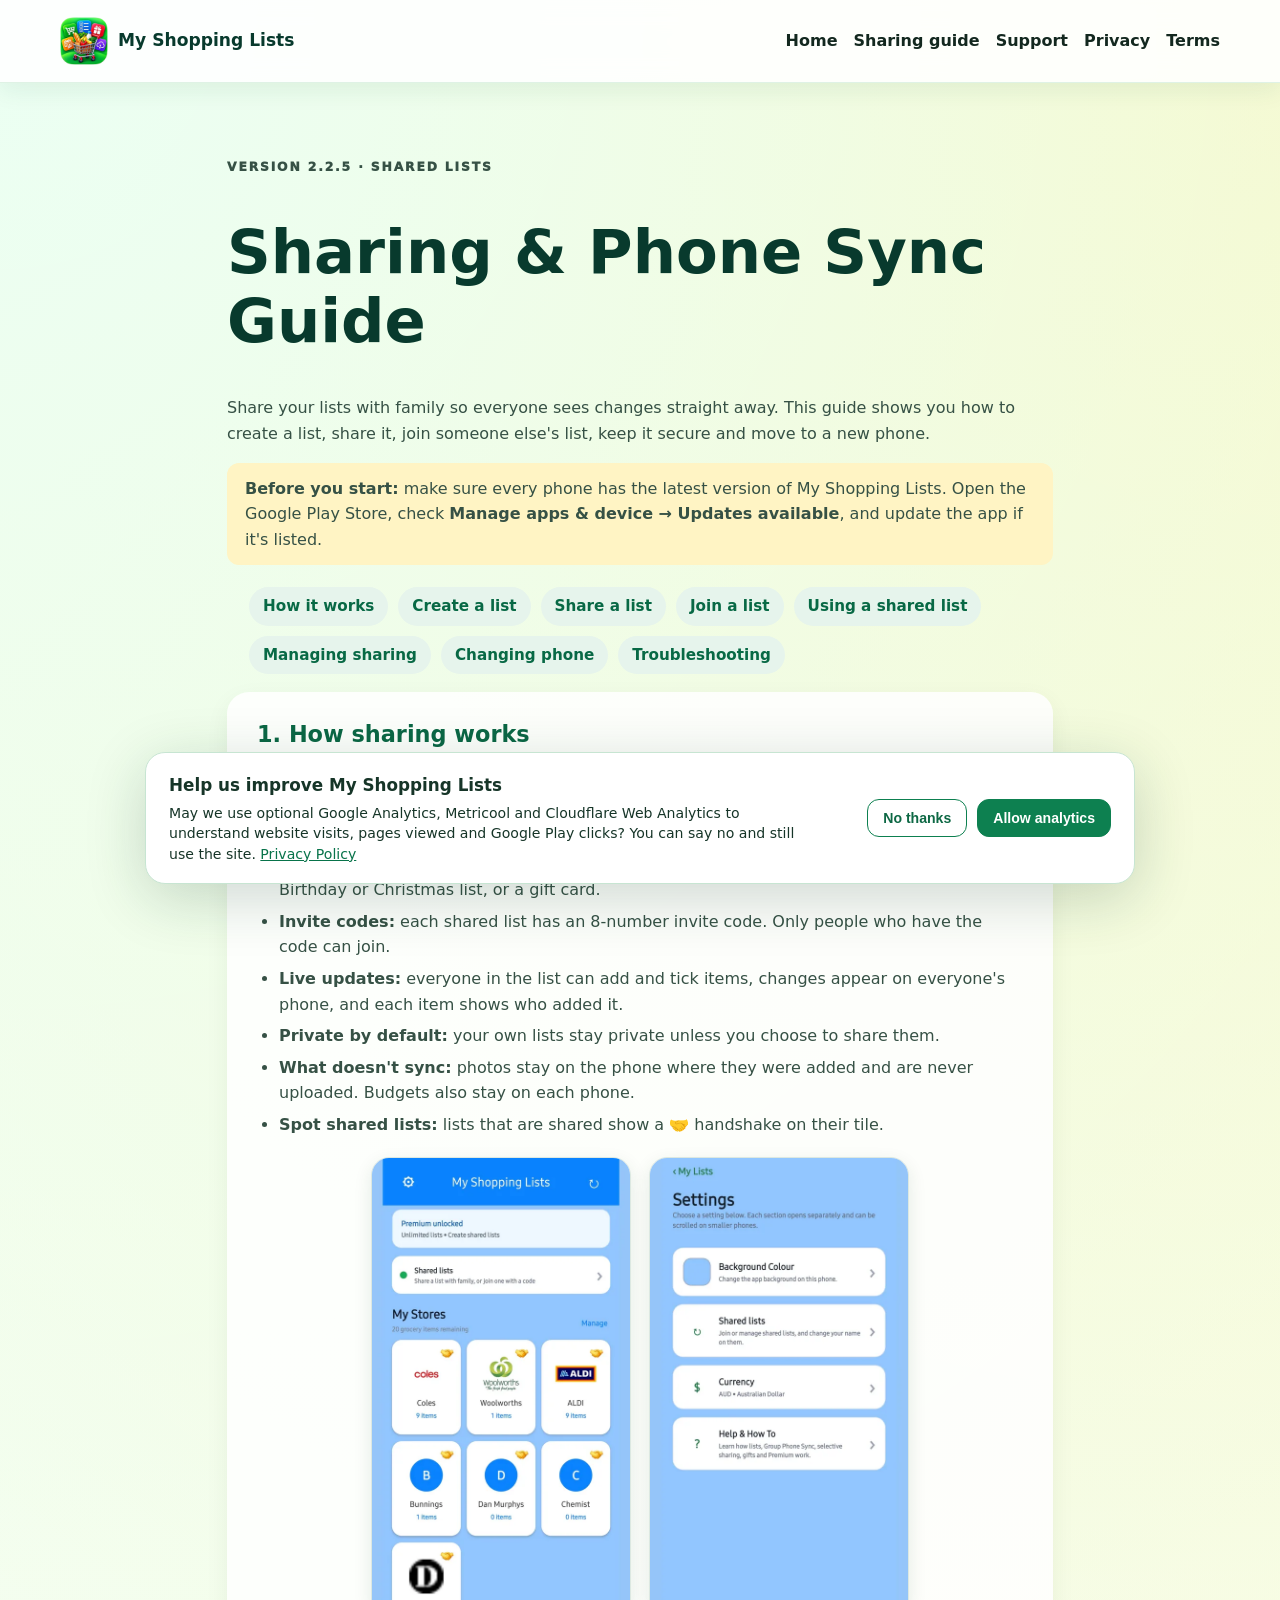
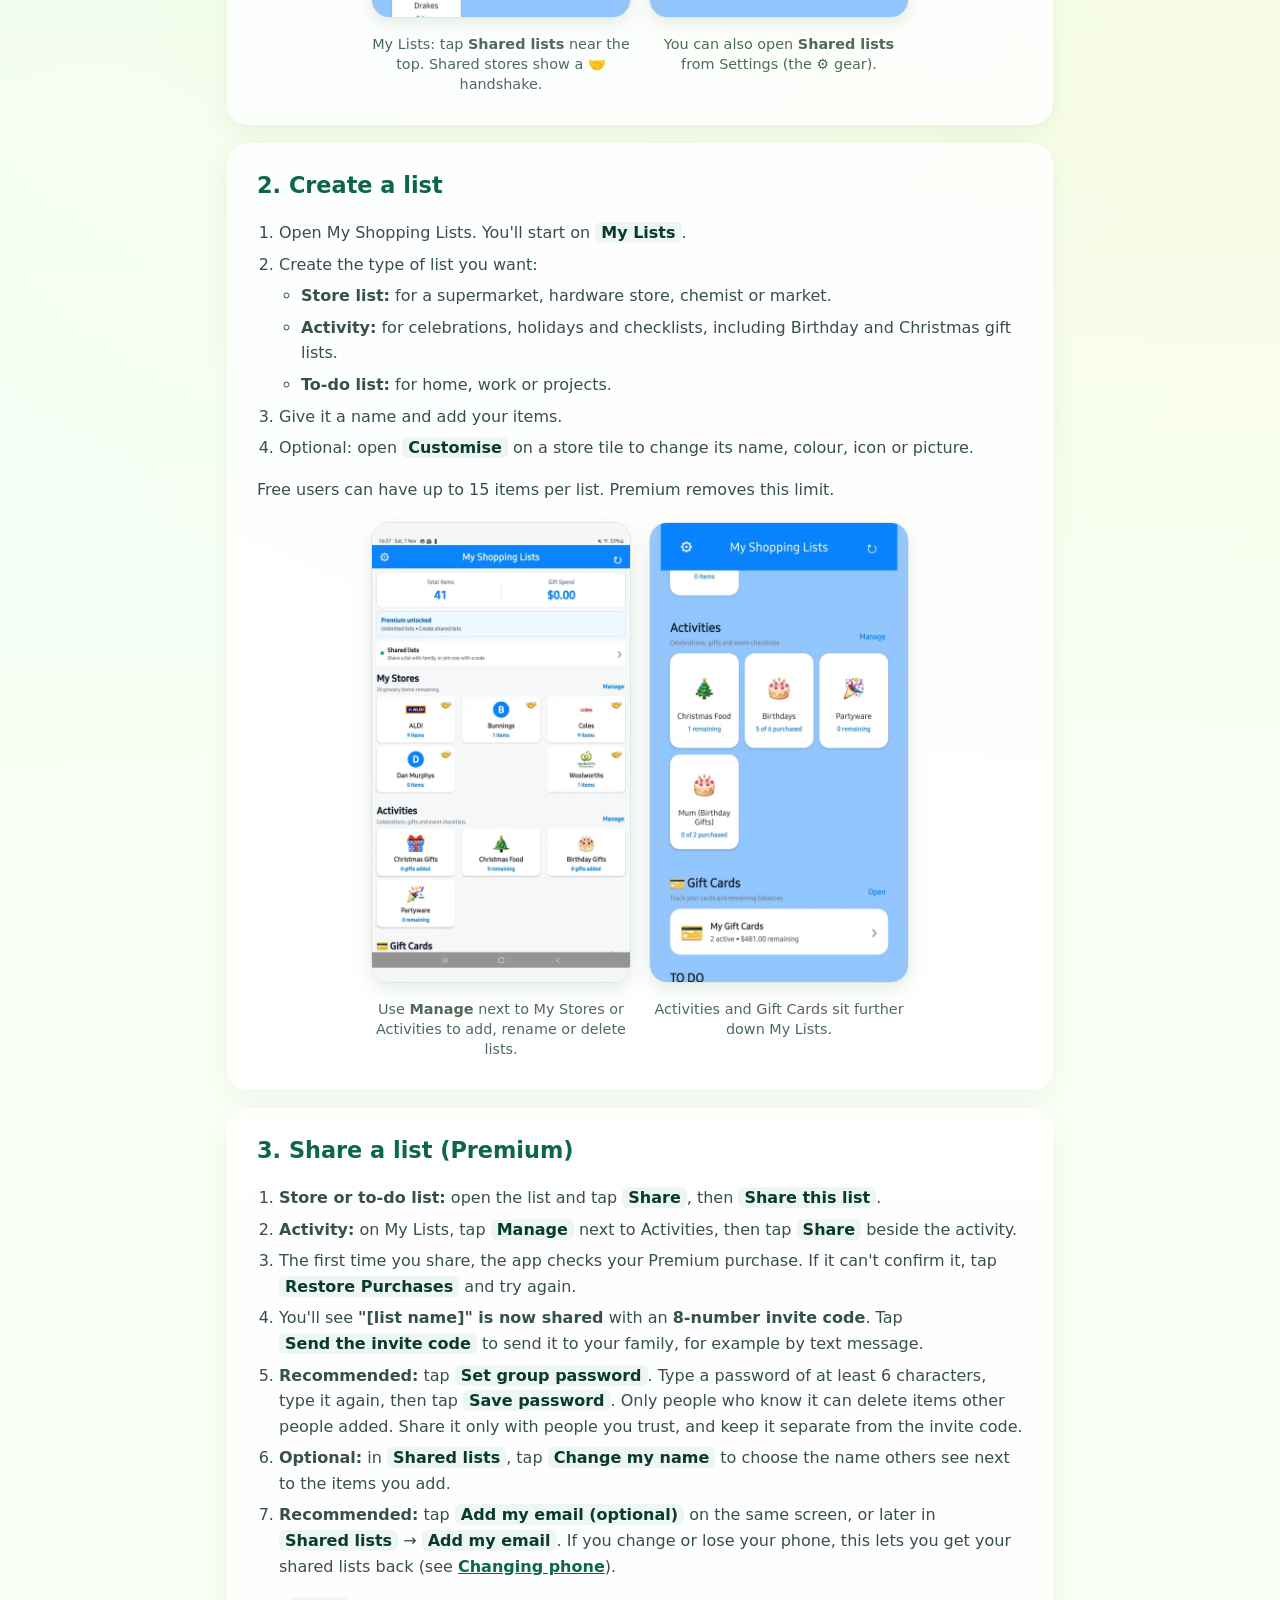
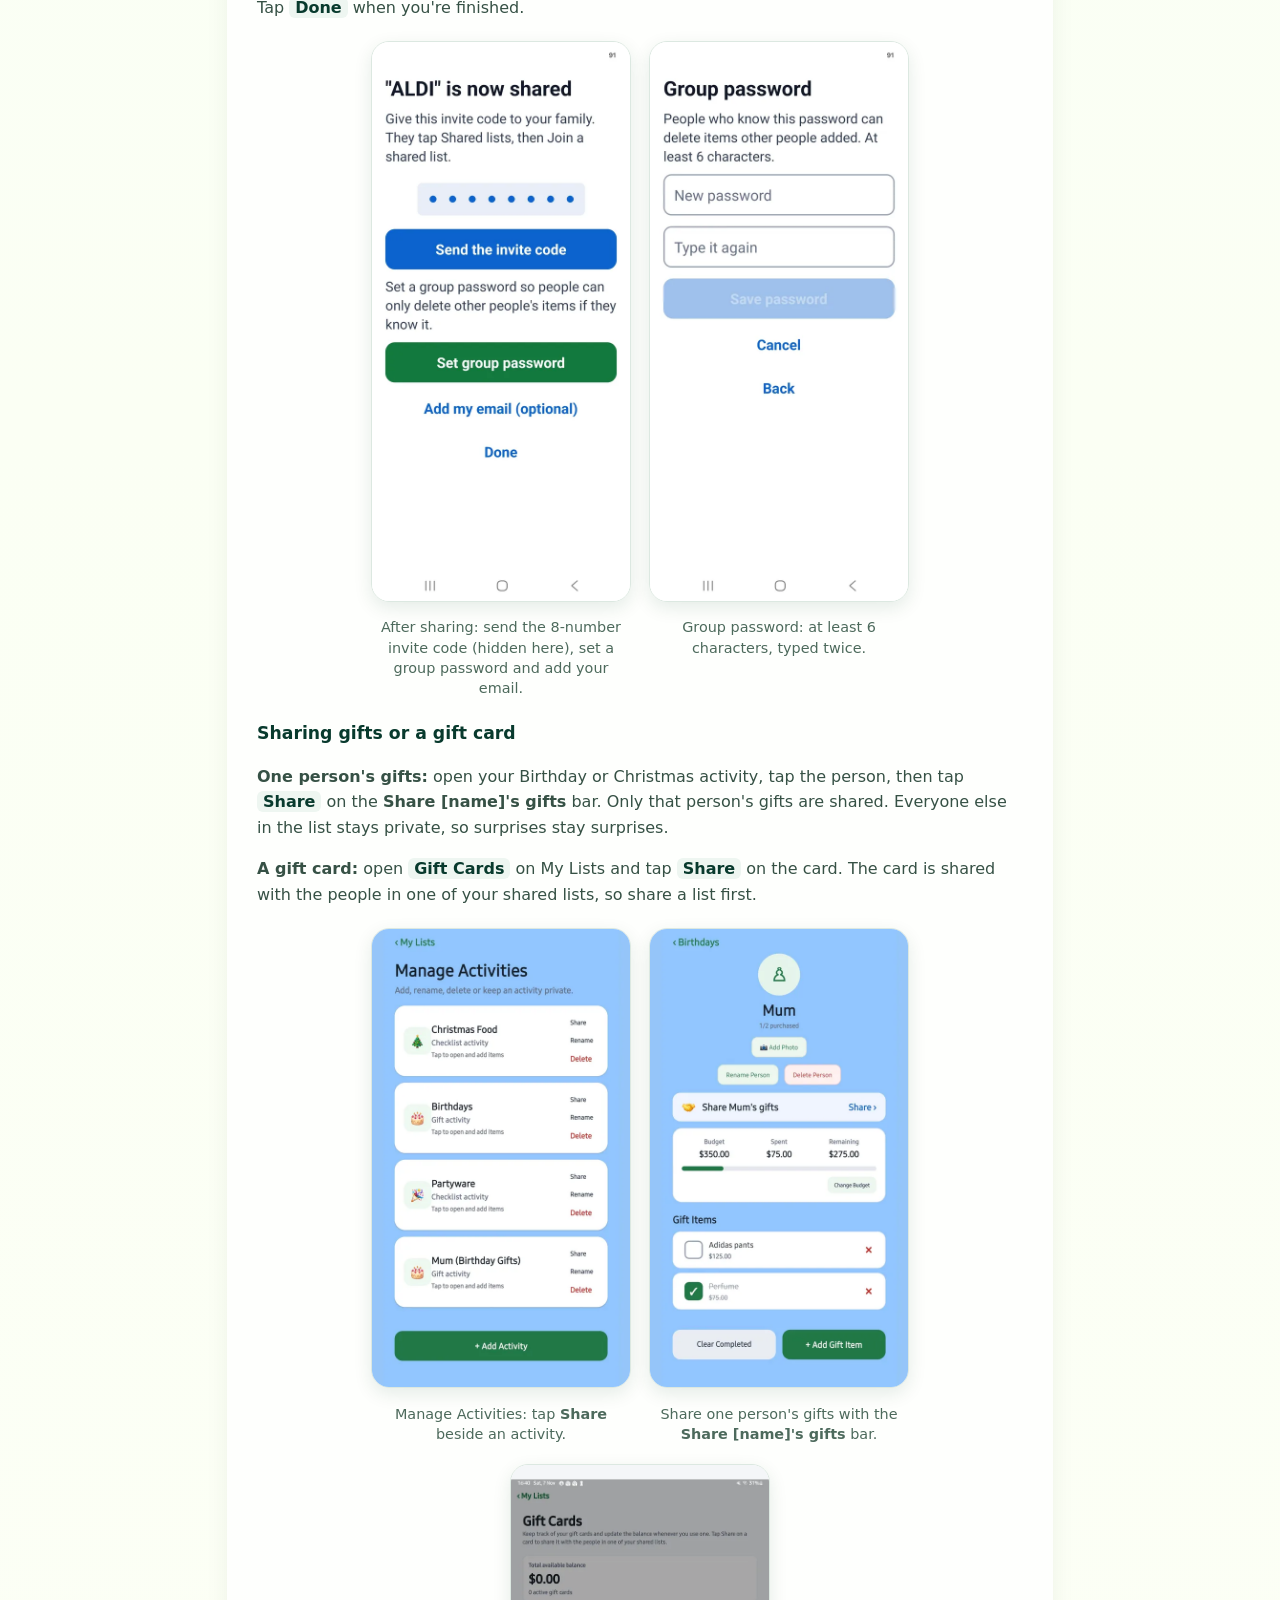
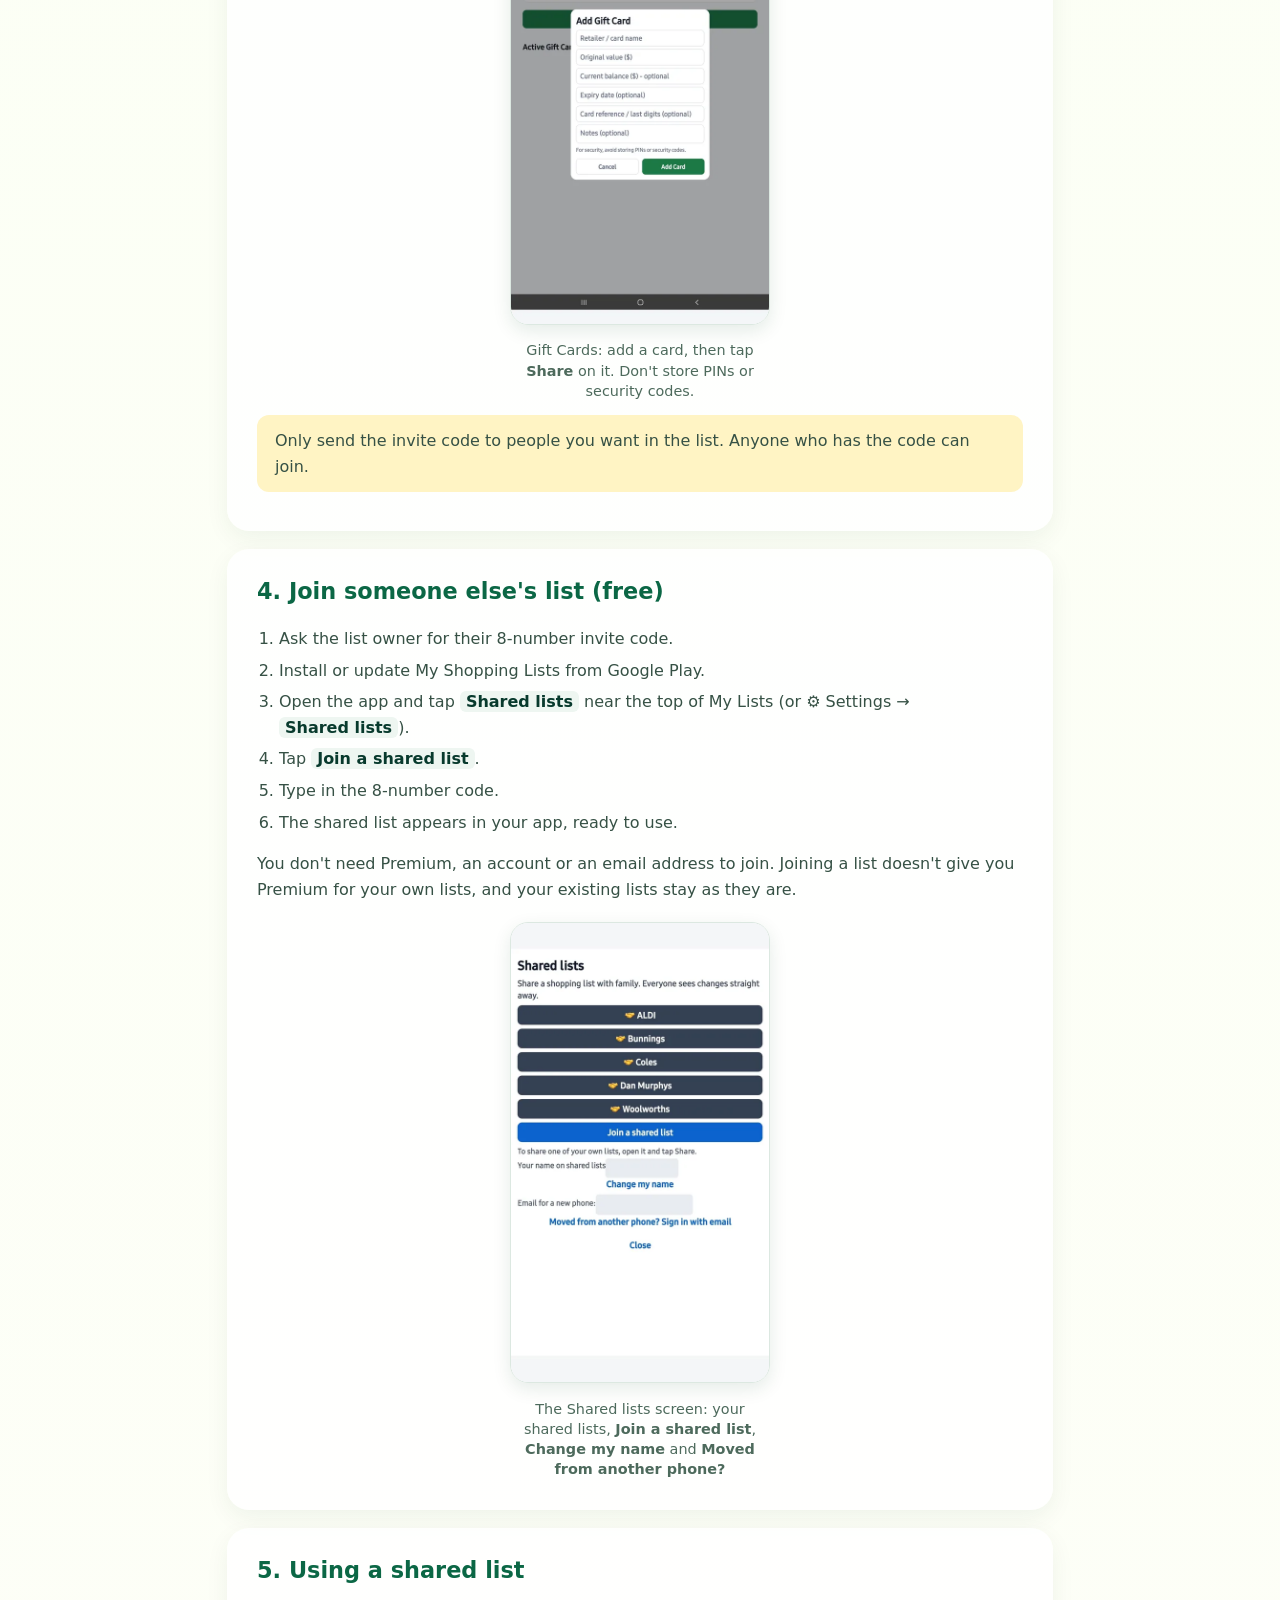
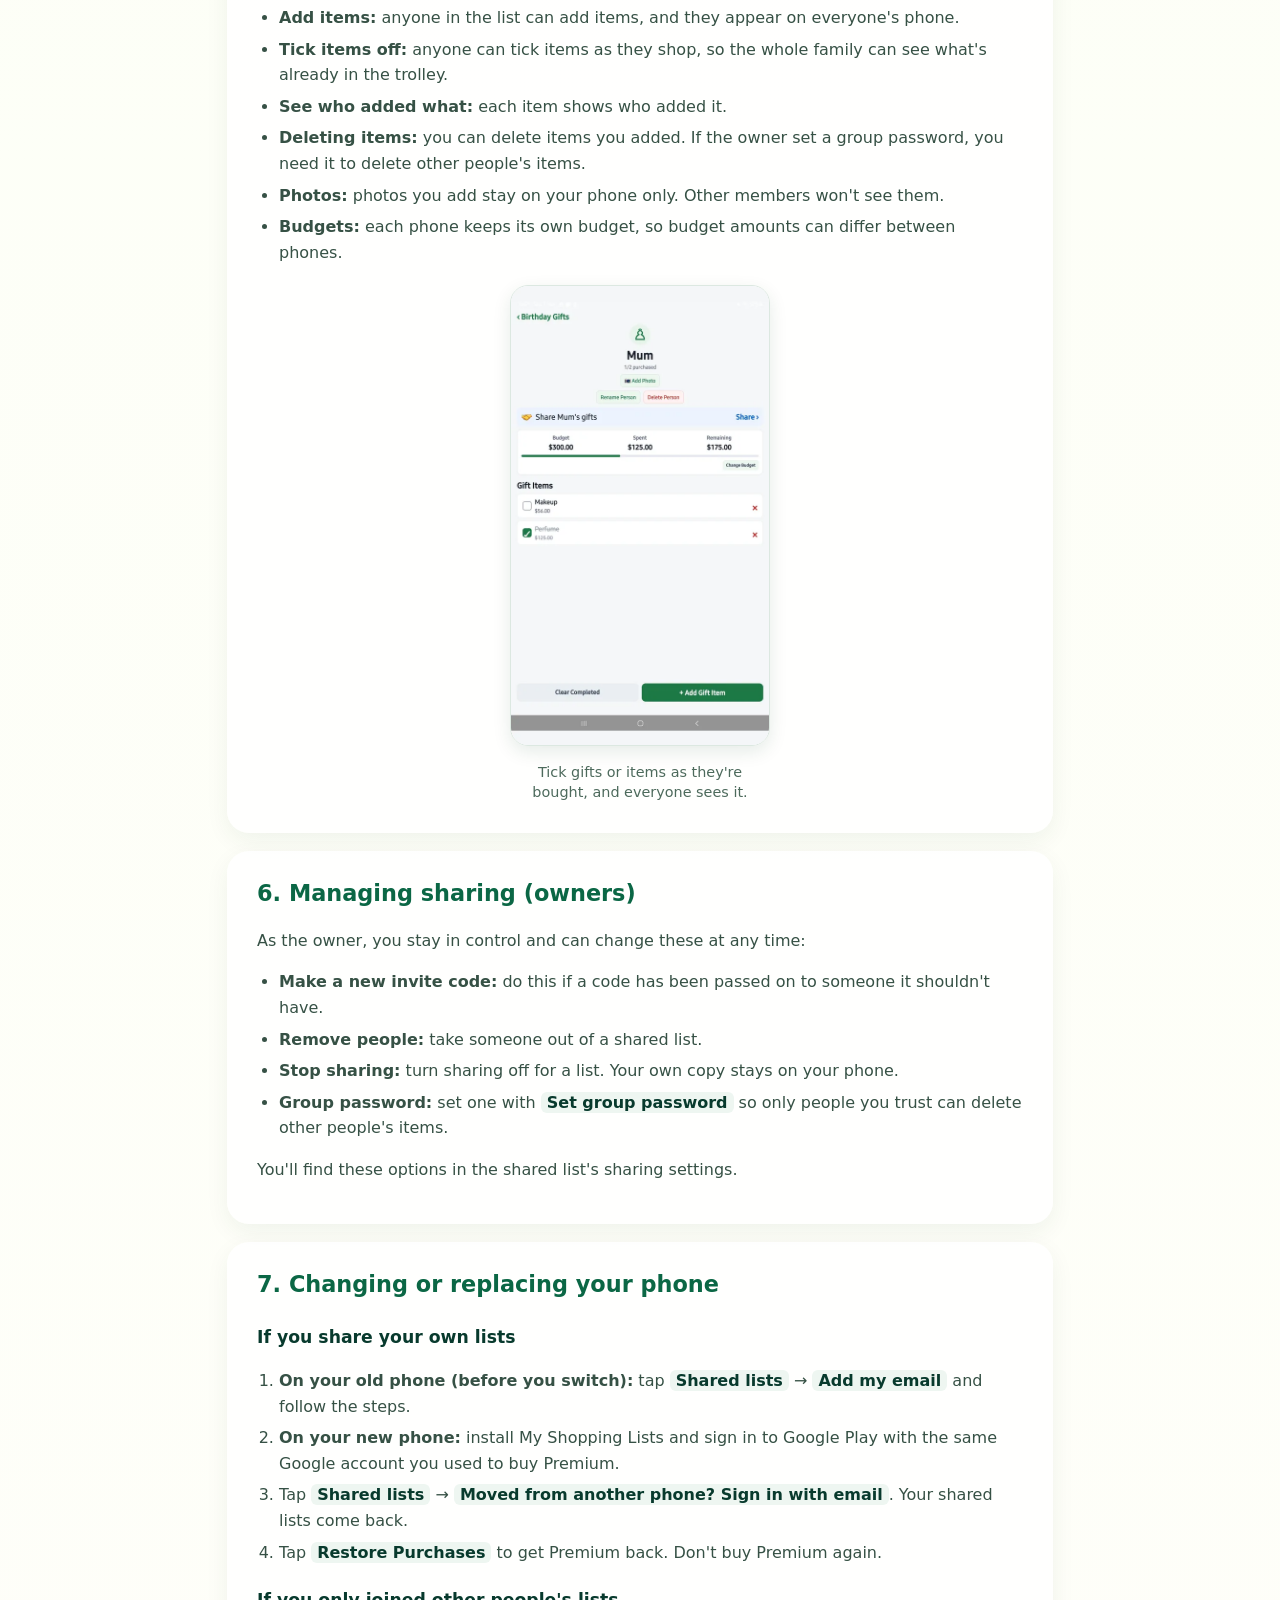
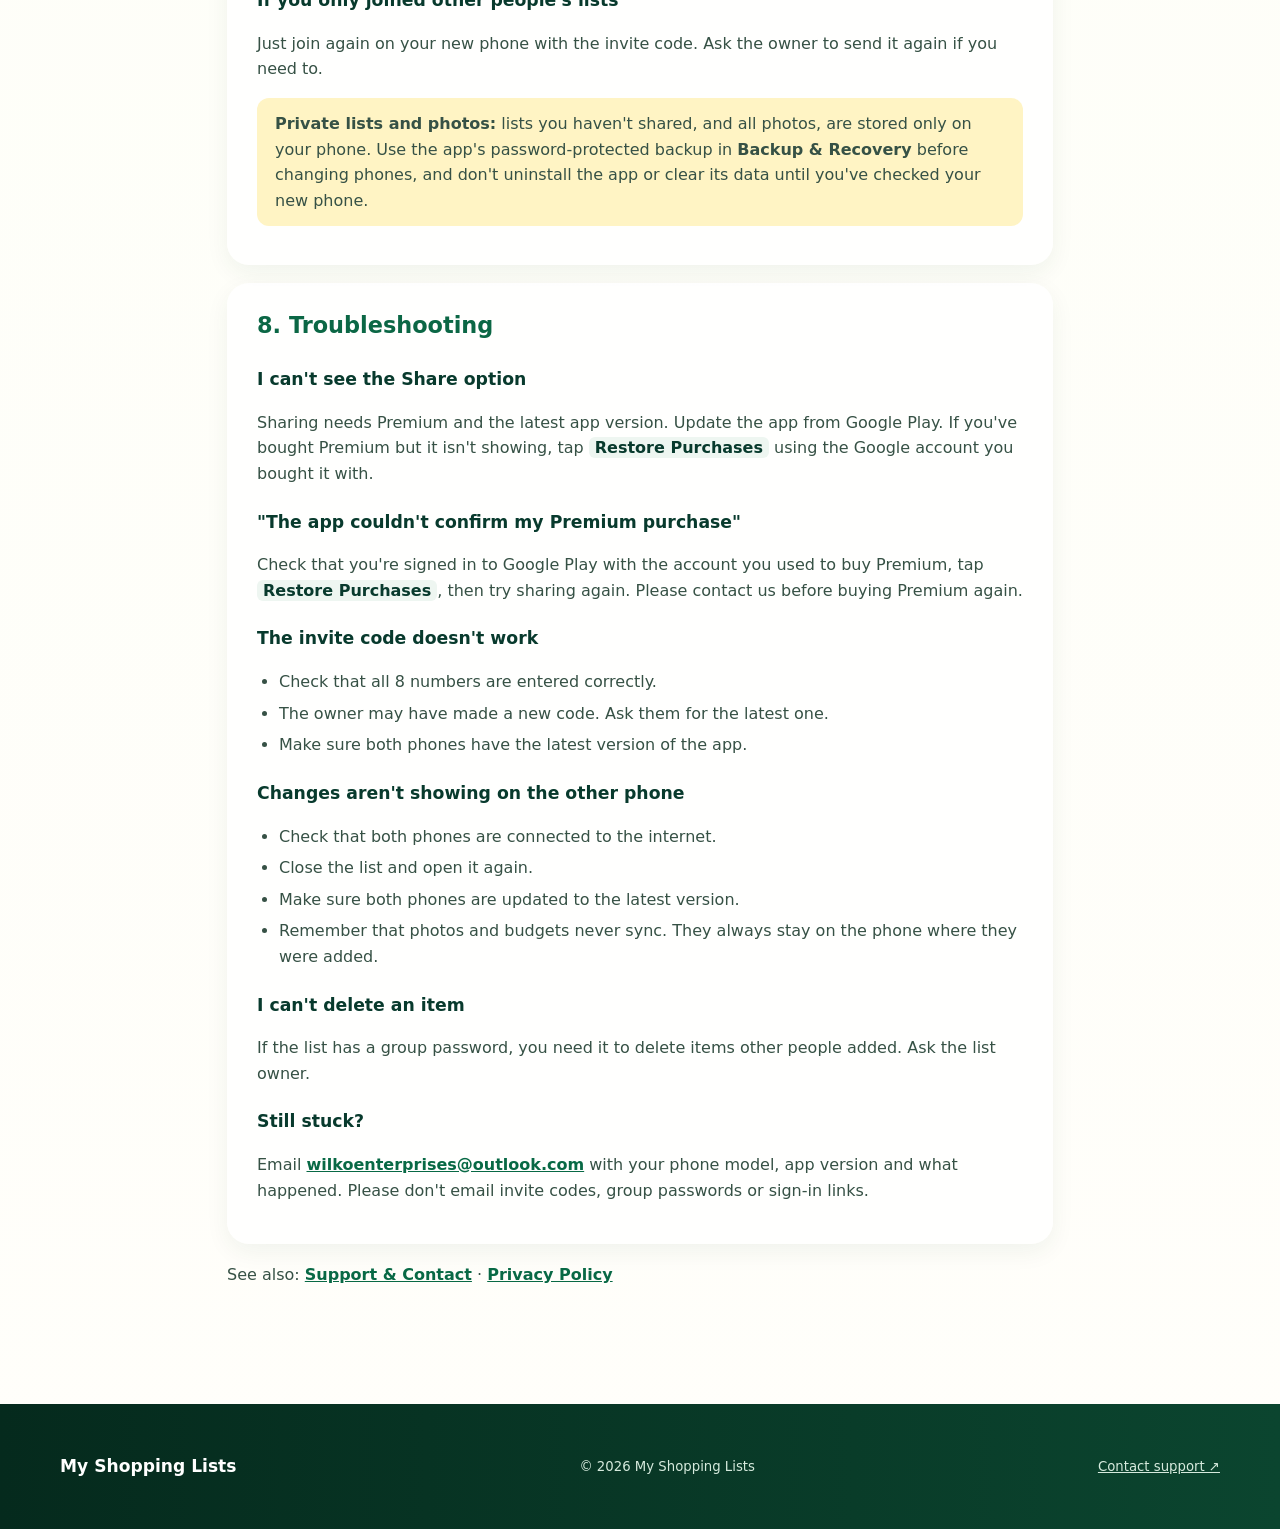
<file: sync-guide.html>
<!doctype html><html lang="en-AU"><head><meta charset="utf-8"><meta name="viewport" content="width=device-width,initial-scale=1"><meta name="theme-color" content="#106c45"><link rel="icon" href="app-icon.webp" type="image/webp"><link rel="stylesheet" href="styles.css"><title>Shared Lists &amp; Phone Sync Guide | My Shopping Lists</title><meta name="description" content="Step-by-step instructions for creating, sharing and joining lists in My Shopping Lists, plus group passwords, changing phones and troubleshooting."><link rel="canonical" href="https://myshoppinglistsapp.com/sync-guide.html"><style>.info-main{max-width:870px;margin:0 auto;padding:75px 22px 100px}.info-main h1{font-size:clamp(2.3rem,5vw,3.8rem);line-height:1.12;color:#083a2d}.info-main h2{font-size:1.4rem;color:#0b6745;margin:0 0 10px}.info-main h3{font-size:1.08rem;color:#083a2d;margin:22px 0 6px}.info-main p,.info-main li{color:#365145;line-height:1.6}.info-main ol,.info-main ul{padding-left:22px}.info-main li{margin:6px 0}.info-main section{background:rgba(255,255,255,.86);padding:25px 30px;border-radius:22px;margin:18px 0;box-shadow:0 8px 25px rgba(9,65,38,.06);scroll-margin-top:90px}.info-main a{color:#086945;font-weight:700}.info-nav{display:flex;gap:16px;flex-wrap:wrap}.info-nav a{text-decoration:none;font-weight:700}.info-note{background:#fff4c4;padding:13px 18px;border-radius:12px;margin:14px 0}.toc{display:flex;flex-wrap:wrap;gap:10px;margin:22px 0 8px;padding:0;list-style:none}.toc li{margin:0}.toc a{display:inline-block;background:#e6f4ec;border-radius:999px;padding:7px 14px;text-decoration:none;font-size:.95rem}.shots{display:flex;flex-wrap:wrap;gap:18px;justify-content:center;margin:20px 0 6px}.shot{margin:0;flex:0 1 260px;text-align:center}.shot img{width:100%;height:auto;border-radius:18px;border:1px solid #dce8e1;box-shadow:0 6px 18px rgba(9,65,38,.10)}.shot figcaption{font-size:.9rem;color:#4d6a5c;margin-top:8px;line-height:1.4}.tap{font-weight:700;color:#083a2d;background:#eef6f1;border-radius:6px;padding:1px 6px;white-space:nowrap}</style></head><body><header class="nav-shell"><nav class="nav wrap" aria-label="Main navigation"><a class="brand" href="/"><img src="app-icon.webp" alt="" width="48" height="48"><span>My Shopping Lists</span></a><div class="info-nav"><a href="/">Home</a><a href="sync-guide.html">Sharing guide</a><a href="support.html">Support</a><a href="privacy.html">Privacy</a><a href="terms.html">Terms</a></div></nav></header><main class="info-main">
<p class="eyebrow">VERSION 2.2.5 · SHARED LISTS</p>
<h1>Sharing &amp; Phone Sync Guide</h1>
<p>Share your lists with family so everyone sees changes straight away. This guide shows you how to create a list, share it, join someone else's list, keep it secure and move to a new phone.</p>
<p class="info-note"><strong>Before you start:</strong> make sure every phone has the latest version of My Shopping Lists. Open the Google Play Store, check <strong>Manage apps &amp; device → Updates available</strong>, and update the app if it's listed.</p>
<ul class="toc" aria-label="On this page"><li><a href="#how-it-works">How it works</a></li><li><a href="#create">Create a list</a></li><li><a href="#share">Share a list</a></li><li><a href="#join">Join a list</a></li><li><a href="#using">Using a shared list</a></li><li><a href="#control">Managing sharing</a></li><li><a href="#new-phone">Changing phone</a></li><li><a href="#trouble">Troubleshooting</a></li></ul>

<section id="how-it-works"><h2>1. How sharing works</h2>
<ul>
<li><strong>Sharing needs Premium. Joining is free.</strong> The person who shares a list (the owner) needs Premium. Family members who join need nothing: no Premium, no sign-up and no email.</li>
<li><strong>What you can share:</strong> a store list, an activity, a to-do list, one person's gifts from a Birthday or Christmas list, or a gift card.</li>
<li><strong>Invite codes:</strong> each shared list has an 8-number invite code. Only people who have the code can join.</li>
<li><strong>Live updates:</strong> everyone in the list can add and tick items, changes appear on everyone's phone, and each item shows who added it.</li>
<li><strong>Private by default:</strong> your own lists stay private unless you choose to share them.</li>
<li><strong>What doesn't sync:</strong> photos stay on the phone where they were added and are never uploaded. Budgets also stay on each phone.</li>
<li><strong>Spot shared lists:</strong> lists that are shared show a 🤝 handshake on their tile.</li>
</ul><div class="shots"><figure class="shot"><img src="guide/my-lists-shared-stores.webp" alt="My Lists screen showing the Shared lists button and store tiles with handshake icons" width="540" height="960" loading="lazy"><figcaption>My Lists: tap <strong>Shared lists</strong> near the top. Shared stores show a 🤝 handshake.</figcaption></figure><figure class="shot"><img src="guide/settings-shared-lists.webp" alt="Settings screen with Shared lists option" width="540" height="960" loading="lazy"><figcaption>You can also open <strong>Shared lists</strong> from Settings (the ⚙ gear).</figcaption></figure></div></section>

<section id="create"><h2>2. Create a list</h2>
<ol>
<li>Open My Shopping Lists. You'll start on <span class="tap">My Lists</span>.</li>
<li>Create the type of list you want:
<ul><li><strong>Store list:</strong> for a supermarket, hardware store, chemist or market.</li><li><strong>Activity:</strong> for celebrations, holidays and checklists, including Birthday and Christmas gift lists.</li><li><strong>To-do list:</strong> for home, work or projects.</li></ul></li>
<li>Give it a name and add your items.</li>
<li>Optional: open <span class="tap">Customise</span> on a store tile to change its name, colour, icon or picture.</li>
</ol>
<p>Free users can have up to 15 items per list. Premium removes this limit.</p><div class="shots"><figure class="shot"><img src="guide/my-lists-tablet.webp" alt="My Lists screen on a tablet showing My Stores and Activities with Manage buttons" width="540" height="960" loading="lazy"><figcaption>Use <strong>Manage</strong> next to My Stores or Activities to add, rename or delete lists.</figcaption></figure><figure class="shot"><img src="guide/activities-gift-cards.webp" alt="Activities and Gift Cards sections on the My Lists screen" width="540" height="960" loading="lazy"><figcaption>Activities and Gift Cards sit further down My Lists.</figcaption></figure></div></section>

<section id="share"><h2>3. Share a list (Premium)</h2>
<ol>
<li><strong>Store or to-do list:</strong> open the list and tap <span class="tap">Share</span>, then <span class="tap">Share this list</span>.</li>
<li><strong>Activity:</strong> on My Lists, tap <span class="tap">Manage</span> next to Activities, then tap <span class="tap">Share</span> beside the activity.</li>
<li>The first time you share, the app checks your Premium purchase. If it can't confirm it, tap <span class="tap">Restore Purchases</span> and try again.</li>
<li>You'll see <strong>"[list name]" is now shared</strong> with an <strong>8-number invite code</strong>. Tap <span class="tap">Send the invite code</span> to send it to your family, for example by text message.</li>
<li><strong>Recommended:</strong> tap <span class="tap">Set group password</span>. Type a password of at least 6 characters, type it again, then tap <span class="tap">Save password</span>. Only people who know it can delete items other people added. Share it only with people you trust, and keep it separate from the invite code.</li>
<li><strong>Optional:</strong> in <span class="tap">Shared lists</span>, tap <span class="tap">Change my name</span> to choose the name others see next to the items you add.</li>
<li><strong>Recommended:</strong> tap <span class="tap">Add my email (optional)</span> on the same screen, or later in <span class="tap">Shared lists</span> → <span class="tap">Add my email</span>. If you change or lose your phone, this lets you get your shared lists back (see <a href="#new-phone">Changing phone</a>).</li>
</ol>
<p>Tap <span class="tap">Done</span> when you're finished.</p><div class="shots"><figure class="shot"><img src="guide/invite-code-shared.webp" alt="List is now shared screen with invite code hidden, Send the invite code, Set group password and Add my email buttons" width="540" height="1170" loading="lazy"><figcaption>After sharing: send the 8-number invite code (hidden here), set a group password and add your email.</figcaption></figure><figure class="shot"><img src="guide/group-password.webp" alt="Group password screen with New password and Type it again fields" width="540" height="1170" loading="lazy"><figcaption>Group password: at least 6 characters, typed twice.</figcaption></figure></div>
<h3>Sharing gifts or a gift card</h3>
<p><strong>One person's gifts:</strong> open your Birthday or Christmas activity, tap the person, then tap <span class="tap">Share</span> on the <strong>Share [name]'s gifts</strong> bar. Only that person's gifts are shared. Everyone else in the list stays private, so surprises stay surprises.</p>
<p><strong>A gift card:</strong> open <span class="tap">Gift Cards</span> on My Lists and tap <span class="tap">Share</span> on the card. The card is shared with the people in one of your shared lists, so share a list first.</p><div class="shots"><figure class="shot"><img src="guide/manage-activities-share.webp" alt="Manage Activities screen with Share, Rename and Delete beside each activity" width="540" height="960" loading="lazy"><figcaption>Manage Activities: tap <strong>Share</strong> beside an activity.</figcaption></figure><figure class="shot"><img src="guide/share-person-gifts.webp" alt="Gift person screen showing the Share Mum's gifts bar" width="540" height="960" loading="lazy"><figcaption>Share one person's gifts with the <strong>Share [name]'s gifts</strong> bar.</figcaption></figure></div><div class="shots"><figure class="shot"><img src="guide/gift-cards-add.webp" alt="Gift Cards screen with the Add Gift Card form" width="540" height="960" loading="lazy"><figcaption>Gift Cards: add a card, then tap <strong>Share</strong> on it. Don't store PINs or security codes.</figcaption></figure></div>
<p class="info-note">Only send the invite code to people you want in the list. Anyone who has the code can join.</p></section>

<section id="join"><h2>4. Join someone else's list (free)</h2>
<ol>
<li>Ask the list owner for their 8-number invite code.</li>
<li>Install or update My Shopping Lists from Google Play.</li>
<li>Open the app and tap <span class="tap">Shared lists</span> near the top of My Lists (or ⚙ Settings → <span class="tap">Shared lists</span>).</li>
<li>Tap <span class="tap">Join a shared list</span>.</li>
<li>Type in the 8-number code.</li>
<li>The shared list appears in your app, ready to use.</li>
</ol>
<p>You don't need Premium, an account or an email address to join. Joining a list doesn't give you Premium for your own lists, and your existing lists stay as they are.</p><div class="shots"><figure class="shot"><img src="guide/shared-lists-screen.webp" alt="Shared lists screen listing shared stores, with Join a shared list, Change my name and Sign in with email options" width="540" height="960" loading="lazy"><figcaption>The Shared lists screen: your shared lists, <strong>Join a shared list</strong>, <strong>Change my name</strong> and <strong>Moved from another phone?</strong></figcaption></figure></div></section>

<section id="using"><h2>5. Using a shared list</h2>
<ul>
<li><strong>Add items:</strong> anyone in the list can add items, and they appear on everyone's phone.</li>
<li><strong>Tick items off:</strong> anyone can tick items as they shop, so the whole family can see what's already in the trolley.</li>
<li><strong>See who added what:</strong> each item shows who added it.</li>
<li><strong>Deleting items:</strong> you can delete items you added. If the owner set a group password, you need it to delete other people's items.</li>
<li><strong>Photos:</strong> photos you add stay on your phone only. Other members won't see them.</li>
<li><strong>Budgets:</strong> each phone keeps its own budget, so budget amounts can differ between phones.</li>
</ul><div class="shots"><figure class="shot"><img src="guide/gift-person-tablet.webp" alt="Shared gift list on a tablet with one gift ticked as purchased" width="540" height="960" loading="lazy"><figcaption>Tick gifts or items as they're bought, and everyone sees it.</figcaption></figure></div></section>

<section id="control"><h2>6. Managing sharing (owners)</h2>
<p>As the owner, you stay in control and can change these at any time:</p>
<ul>
<li><strong>Make a new invite code:</strong> do this if a code has been passed on to someone it shouldn't have.</li>
<li><strong>Remove people:</strong> take someone out of a shared list.</li>
<li><strong>Stop sharing:</strong> turn sharing off for a list. Your own copy stays on your phone.</li>
<li><strong>Group password:</strong> set one with <span class="tap">Set group password</span> so only people you trust can delete other people's items.</li>
</ul>
<p>You'll find these options in the shared list's sharing settings.</p></section>

<section id="new-phone"><h2>7. Changing or replacing your phone</h2>
<h3>If you share your own lists</h3>
<ol>
<li><strong>On your old phone (before you switch):</strong> tap <span class="tap">Shared lists</span> → <span class="tap">Add my email</span> and follow the steps.</li>
<li><strong>On your new phone:</strong> install My Shopping Lists and sign in to Google Play with the same Google account you used to buy Premium.</li>
<li>Tap <span class="tap">Shared lists</span> → <span class="tap">Moved from another phone? Sign in with email</span>. Your shared lists come back.</li>
<li>Tap <span class="tap">Restore Purchases</span> to get Premium back. Don't buy Premium again.</li>
</ol>
<h3>If you only joined other people's lists</h3>
<p>Just join again on your new phone with the invite code. Ask the owner to send it again if you need to.</p>
<p class="info-note"><strong>Private lists and photos:</strong> lists you haven't shared, and all photos, are stored only on your phone. Use the app's password-protected backup in <strong>Backup &amp; Recovery</strong> before changing phones, and don't uninstall the app or clear its data until you've checked your new phone.</p></section>

<section id="trouble"><h2>8. Troubleshooting</h2>
<h3>I can't see the Share option</h3>
<p>Sharing needs Premium and the latest app version. Update the app from Google Play. If you've bought Premium but it isn't showing, tap <span class="tap">Restore Purchases</span> using the Google account you bought it with.</p>
<h3>"The app couldn't confirm my Premium purchase"</h3>
<p>Check that you're signed in to Google Play with the account you used to buy Premium, tap <span class="tap">Restore Purchases</span>, then try sharing again. Please contact us before buying Premium again.</p>
<h3>The invite code doesn't work</h3>
<ul><li>Check that all 8 numbers are entered correctly.</li><li>The owner may have made a new code. Ask them for the latest one.</li><li>Make sure both phones have the latest version of the app.</li></ul>
<h3>Changes aren't showing on the other phone</h3>
<ul><li>Check that both phones are connected to the internet.</li><li>Close the list and open it again.</li><li>Make sure both phones are updated to the latest version.</li><li>Remember that photos and budgets never sync. They always stay on the phone where they were added.</li></ul>
<h3>I can't delete an item</h3>
<p>If the list has a group password, you need it to delete items other people added. Ask the list owner.</p>
<h3>Still stuck?</h3>
<p>Email <a href="mailto:wilkoenterprises@outlook.com?subject=My%20Shopping%20Lists%20Shared%20Lists">wilkoenterprises@outlook.com</a> with your phone model, app version and what happened. Please don't email invite codes, group passwords or sign-in links.</p></section>

<p>See also: <a href="support.html">Support &amp; Contact</a> · <a href="privacy.html">Privacy Policy</a></p>
</main><footer class="footer"><div class="wrap footer-row"><a class="brand" href="/">My Shopping Lists</a><p>© 2026 My Shopping Lists</p><a href="mailto:wilkoenterprises@outlook.com">Contact support ↗</a></div></footer><script src="analytics.js" defer></script></body></html>
</file>
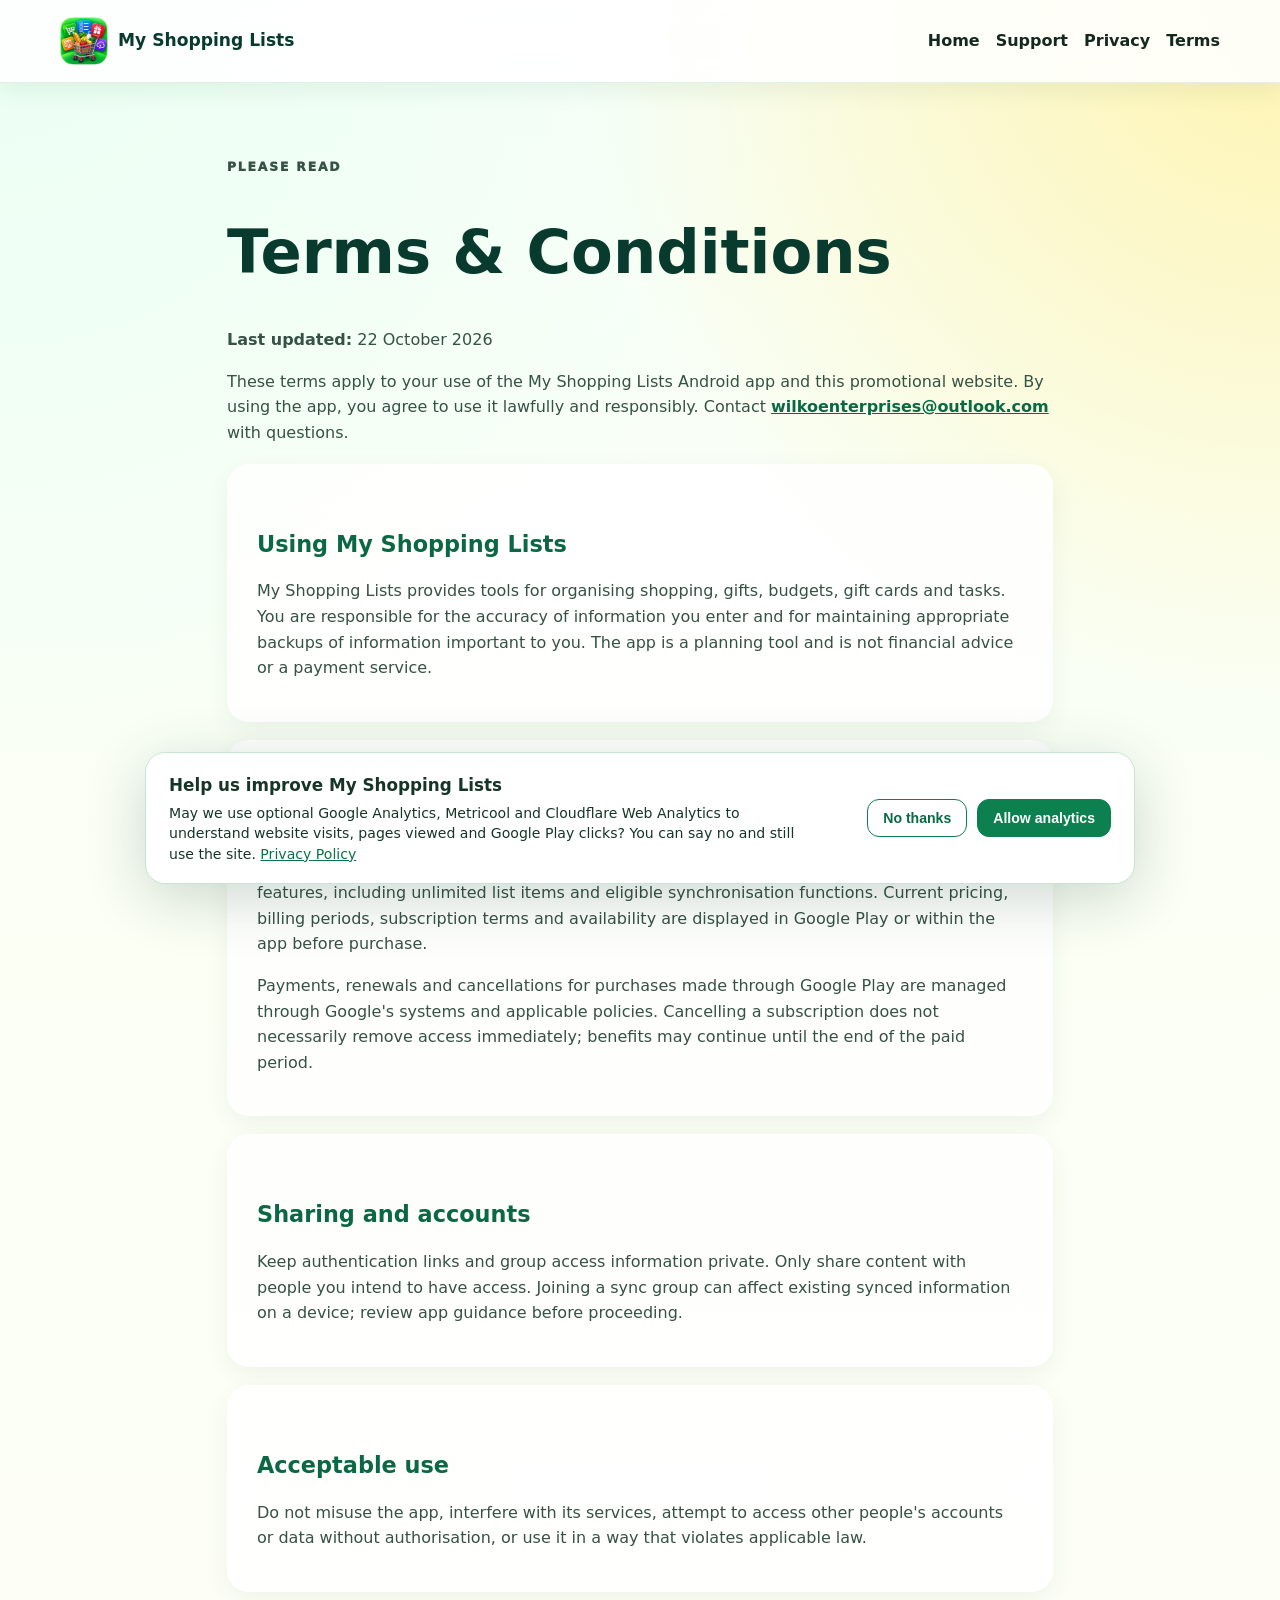
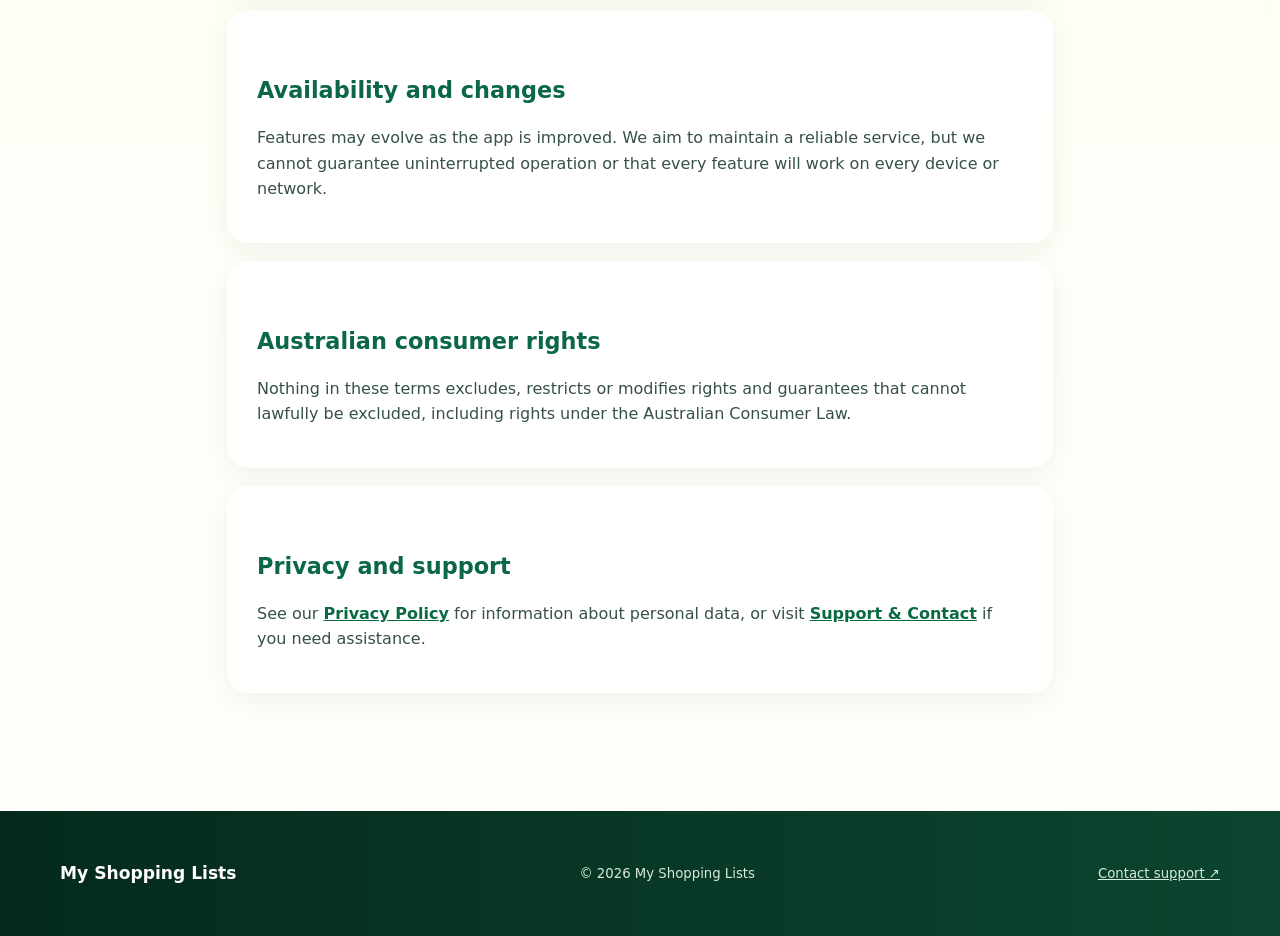
<file: terms.html>
<!doctype html><html lang="en-AU"><head><meta charset="utf-8"><meta name="viewport" content="width=device-width,initial-scale=1"><meta name="theme-color" content="#106c45"><link rel="icon" href="app-icon.webp" type="image/webp"><link rel="stylesheet" href="styles.css"><title>Terms & Conditions | My Shopping Lists</title><meta name="description" content="Terms for using the My Shopping Lists app and website."><style>.info-main{max-width:870px;margin:0 auto;padding:75px 22px 100px}.info-main h1{font-size:clamp(2.3rem,5vw,3.8rem);line-height:1.12;color:#083a2d}.info-main h2{font-size:1.4rem;color:#0b6745;margin:38px 0 10px}.info-main p,.info-main li{color:#365145}.info-main section{background:rgba(255,255,255,.86);padding:25px 30px;border-radius:22px;margin:18px 0;box-shadow:0 8px 25px rgba(9,65,38,.06)}.info-main a{color:#086945;font-weight:700}.info-nav{display:flex;gap:16px;flex-wrap:wrap}.info-nav a{text-decoration:none;font-weight:700}.info-note{background:#fff4c4;padding:13px 18px;border-radius:12px}</style></head><body><header class="nav-shell"><nav class="nav wrap" aria-label="Main navigation"><a class="brand" href="/"><img src="app-icon.webp" alt="" width="48" height="48"><span>My Shopping Lists</span></a><div class="info-nav"><a href="/">Home</a><a href="support.html">Support</a><a href="privacy.html">Privacy</a><a href="terms.html">Terms</a></div></nav></header><main class="info-main"><p class="eyebrow">PLEASE READ</p><h1>Terms &amp; Conditions</h1><p><strong>Last updated:</strong> 22 October 2026</p><p>These terms apply to your use of the My Shopping Lists Android app and this promotional website. By using the app, you agree to use it lawfully and responsibly. Contact <a href="mailto:wilkoenterprises@outlook.com">wilkoenterprises@outlook.com</a> with questions.</p><section><h2>Using My Shopping Lists</h2><p>My Shopping Lists provides tools for organising shopping, gifts, budgets, gift cards and tasks. You are responsible for the accuracy of information you enter and for maintaining appropriate backups of information important to you. The app is a planning tool and is not financial advice or a payment service.</p></section><section><h2>Free and Premium access</h2><p>The free version includes feature limits and advertising. Premium can unlock additional features, including unlimited list items and eligible synchronisation functions. Current pricing, billing periods, subscription terms and availability are displayed in Google Play or within the app before purchase.</p><p>Payments, renewals and cancellations for purchases made through Google Play are managed through Google's systems and applicable policies. Cancelling a subscription does not necessarily remove access immediately; benefits may continue until the end of the paid period.</p></section><section><h2>Sharing and accounts</h2><p>Keep authentication links and group access information private. Only share content with people you intend to have access. Joining a sync group can affect existing synced information on a device; review app guidance before proceeding.</p></section><section><h2>Acceptable use</h2><p>Do not misuse the app, interfere with its services, attempt to access other people's accounts or data without authorisation, or use it in a way that violates applicable law.</p></section><section><h2>Availability and changes</h2><p>Features may evolve as the app is improved. We aim to maintain a reliable service, but we cannot guarantee uninterrupted operation or that every feature will work on every device or network.</p></section><section><h2>Australian consumer rights</h2><p>Nothing in these terms excludes, restricts or modifies rights and guarantees that cannot lawfully be excluded, including rights under the Australian Consumer Law.</p></section><section><h2>Privacy and support</h2><p>See our <a href="privacy.html">Privacy Policy</a> for information about personal data, or visit <a href="support.html">Support &amp; Contact</a> if you need assistance.</p></section></main><footer class="footer"><div class="wrap footer-row"><a class="brand" href="/">My Shopping Lists</a><p>© 2026 My Shopping Lists</p><a href="mailto:wilkoenterprises@outlook.com">Contact support ↗</a></div></footer><script src="analytics.js" defer></script></body></html>
</file>
<file: styles.css>
:root{
  --forest:#083a2d;
  --green:#14995f;
  --green-2:#25bf73;
  --mint:#e8fff1;
  --mint-2:#d7f9e8;
  --pink:#ffe3f3;
  --yellow:#ffe571;
  --yellow-2:#fff1a8;
  --blue:#dff4ff;
  --purple:#efe4ff;
  --ink:#13281f;
  --muted:#4e6358;
  --off:#fcfff9;
}
*{box-sizing:border-box}
html{scroll-behavior:smooth}
body{
  margin:0;
  color:var(--ink);
  font-family:Inter,ui-sans-serif,system-ui,-apple-system,Segoe UI,Arial,sans-serif;
  line-height:1.6;
  background:
    radial-gradient(circle at top left, #ebfff3 0%, transparent 28%),
    radial-gradient(circle at top right, #fff4af 0%, transparent 25%),
    linear-gradient(180deg,#f7fff9 0%,#fbfff4 38%,#fffefa 100%);
}
a{color:inherit}
img{max-width:100%}
.wrap{width:min(1160px,calc(100% - 40px));margin:auto}
.skip{position:absolute;top:-100px;left:12px;z-index:200;background:white;padding:12px}.skip:focus{top:12px}
.nav-shell{
  background:rgba(255,255,255,.88);
  backdrop-filter:blur(14px);
  position:sticky;top:0;z-index:10;
  border-bottom:1px solid #dff2e5;
  box-shadow:0 8px 22px rgba(30,92,60,.08);
}
.nav{display:flex;align-items:center;justify-content:space-between;gap:20px;min-height:82px}
.brand{display:flex;align-items:center;gap:10px;font-size:1.07rem;font-weight:900;text-decoration:none;color:var(--forest);white-space:nowrap}.brand img{border-radius:12px}
.nav-links{display:flex;gap:25px;font-size:.91rem;font-weight:650}.nav-links a{text-decoration:none}.nav-links a:hover{color:var(--green)}
.button{background:linear-gradient(135deg,var(--green) 0%,var(--green-2) 100%);color:#fff;border-radius:100px;padding:13px 22px;text-decoration:none;font-weight:800;display:inline-flex;align-items:center;justify-content:center;gap:12px;box-shadow:0 12px 24px rgba(18,120,73,.22);transition:transform .2s,box-shadow .2s}.button:hover{transform:translateY(-3px);box-shadow:0 16px 30px rgba(18,120,73,.34)}
.button-small{font-size:.88rem}.button-large{padding:13px 28px;border-radius:18px}.button-large span:last-child{display:flex;flex-direction:column;line-height:1.12;align-items:flex-start}.button small{font-size:.62rem;letter-spacing:.11em}.button strong{font-size:1.24rem}.play-icon{font-size:1.7rem}
.hero{position:relative;overflow:hidden;background:linear-gradient(120deg,#ddffe7 0%,#fff7ae 48%,#ffe7f4 100%)}
.hero:before,.hero:after{content:'';position:absolute;border-radius:50%;filter:blur(8px);opacity:.65;pointer-events:none}
.hero:before{width:420px;height:420px;left:-120px;top:-80px;background:#92f4b8}
.hero:after{width:380px;height:380px;right:-90px;bottom:-80px;background:#ffe17a}
.hero-layout{display:grid;grid-template-columns:1.1fr .9fr;align-items:center;gap:24px;min-height:620px;padding-block:70px}
.hero-copy{position:relative;z-index:2}.eyebrow{font-size:.77rem;font-weight:950;letter-spacing:.15em;color:#148d57;margin:0 0 18px}.spark{font-size:1.1rem}
.hero h1{font-size:clamp(3.7rem,6.2vw,6.6rem);line-height:1.05;letter-spacing:-.075em;color:var(--forest);margin:0 0 24px;font-weight:950}.hero h1 em{font-style:normal;color:#0fa565}
.lead{font-size:1.2rem;color:#456156;max-width:545px}
.hero-ctas{display:flex;align-items:center;gap:26px;flex-wrap:wrap;margin-top:30px}.text-link{font-weight:800;color:var(--forest);text-decoration:none}.text-link:hover{text-decoration:underline}.hero-facts{display:flex;flex-wrap:wrap;gap:12px 19px;margin-top:34px;font-size:.82rem;color:#456557;font-weight:700}
.hero-art{height:480px;display:grid;place-items:center;position:relative}.blob{position:absolute;border-radius:50%}
.blob-a{width:460px;height:460px;background:radial-gradient(circle at 40% 40%, #f5fff7 0%, #baf3ca 55%, #84df9f 100%);filter:blur(1px)}
.blob-b{width:320px;height:320px;background:radial-gradient(circle at 50% 50%, #fff8d0 0%, #ffe56e 75%, #ffd952 100%);right:-20px;top:5px;opacity:.78}
.icon-card{position:relative;z-index:2;width:min(350px,85%);filter:drop-shadow(0 30px 34px rgba(30,112,58,.34));transform:rotate(-7deg)}.icon-card img{border-radius:25%;display:block}
.floating-note{position:absolute;z-index:3;background:rgba(255,255,255,.95);padding:13px 18px;border-radius:16px;font-weight:850;box-shadow:0 12px 35px rgba(34,93,37,.20);font-size:.84rem}.note-top{top:55px;right:-10px;transform:rotate(7deg)}.note-bottom{bottom:27px;left:-10px;transform:rotate(-5deg)}
.ribbon{background:linear-gradient(90deg,#0d6f44 0%,#159457 48%,#0d6f44 100%);color:white}.ribbon-items{display:flex;align-items:center;justify-content:space-between;gap:14px;flex-wrap:wrap;padding:17px 0;font-size:.89rem;font-weight:750}
.section{padding-block:108px}
.section-heading{margin-bottom:45px;max-width:670px}.section-heading.center{text-align:center;margin-inline:auto}.section-heading h2,.sync-card h2,.download-section h2{font-size:clamp(2.2rem,4vw,3.65rem);line-height:1.1;letter-spacing:-.055em;margin:0 0 18px;color:var(--forest);font-weight:900}.section-heading h2 span,.sync-card h2 span{color:#16a368}.section-heading>p:last-child{font-size:1.06rem;color:var(--muted)}
.feature-grid{display:grid;grid-template-columns:repeat(3,1fr);gap:18px}
.feature{border-radius:26px;padding:30px;min-height:235px;transition:transform .2s, box-shadow .2s;box-shadow:0 10px 24px rgba(24,74,47,.08);border:1px solid rgba(255,255,255,.55)}.feature:hover{transform:translateY(-5px);box-shadow:0 18px 30px rgba(24,74,47,.14)}
.feature h3{font-size:1.36rem;line-height:1.2;margin:12px 0 10px}.feature p{margin:0;color:#3e5148;font-size:.95rem}.emoji{font-size:2.1rem}
.f-green{background:linear-gradient(135deg,#dffbe8 0%,#c3f1d3 100%)}
.f-pink{background:linear-gradient(135deg,#ffe6f1 0%,#ffd8ec 100%)}
.f-yellow{background:linear-gradient(135deg,#fff2be 0%,#ffe87e 100%)}
.f-blue{background:linear-gradient(135deg,#e5f5ff 0%,#d4edff 100%)}
.f-lilac{background:linear-gradient(135deg,#f1e8ff 0%,#e7dcff 100%)}
.f-mint{background:linear-gradient(135deg,#e5fbf2 0%,#d1f4e6 100%)}
.showcase{background:linear-gradient(180deg,#f3fff6 0%,#effaf2 100%);overflow:hidden;position:relative}
.showcase:before{content:'';position:absolute;inset:auto auto -80px -80px;width:260px;height:260px;border-radius:50%;background:rgba(255,229,113,.35);filter:blur(10px)}
.phone-strip{display:grid;grid-template-columns:repeat(4,minmax(0,1fr));gap:28px}.phone{margin:0;text-align:center}.phone img{width:100%;height:415px;object-fit:cover;object-position:top;border:8px solid #203629;border-radius:30px;background:#fff;box-shadow:0 18px 36px rgba(19,59,36,.20)}.phone figcaption{margin-top:14px;font-weight:850;color:var(--forest)}
.sync-section{padding-top:88px}.sync-card{background:linear-gradient(135deg,#e4fff0 0%,#dff7ff 100%);border-radius:36px;padding:55px;display:grid;grid-template-columns:1fr 1fr;gap:50px;align-items:center;box-shadow:0 18px 34px rgba(32,99,60,.08)}.sync-card p:not(.eyebrow){color:#53645c;font-size:1.04rem}.sync-card .fineprint{font-size:.79rem!important;margin-top:20px}.sync-visual{display:flex;justify-content:center;align-items:center;gap:13px}.device{background:white;box-shadow:0 10px 26px rgba(38,106,66,.16);border:5px solid #2e4938;border-radius:24px;padding:20px 13px;display:flex;flex-direction:column;gap:10px;text-align:center;min-width:140px;font-size:1.4rem}.device strong{font-size:.86rem}.device span{border-radius:9px;background:#ecf6ef;padding:9px 3px;font-size:.73rem}.sync-lines{font-size:2rem;color:#128652;font-weight:900}
.pricing{display:grid;grid-template-columns:1fr 1fr;gap:22px;max-width:880px;margin:0 auto}.tier{border:2px solid #dceee1;border-radius:28px;padding:36px;background:linear-gradient(180deg,#ffffff 0%,#fbfff8 100%);box-shadow:0 12px 28px rgba(23,74,47,.06)}.tier-featured{background:linear-gradient(135deg,#0b6a42 0%,#0d8654 100%);color:white;border-color:#0d8654}.tier-label{font-size:.8rem;font-weight:900;letter-spacing:.14em;color:#268e61}.tier-featured .tier-label{color:#b5ffbf}.tier h3{font-size:1.65rem;margin:0 0 9px}.tier>p:not(.tier-label){color:#647268}.tier-featured>p:not(.tier-label){color:#d3efe0}.tier ul{list-style:none;padding:0;margin:22px 0 0}.tier li{padding:7px 0}.tier li:before{content:'✓';font-weight:900;color:#10ac6a;margin-right:12px}.tier-featured li:before{color:#baf7bd}.center{text-align:center}.small-note{font-size:.85rem;color:#647268;margin-top:28px}
.faq-section{background:linear-gradient(180deg,#fffef7 0%,#fff7ee 100%)}.faq-layout{display:grid;grid-template-columns:.85fr 1.15fr;gap:80px}.faq-list{display:flex;flex-direction:column;gap:12px}.faq-list details{background:rgba(255,255,255,.92);border:1px solid #efe5d3;border-radius:16px;padding:18px 22px;box-shadow:0 8px 22px rgba(120,90,30,.05)}.faq-list summary{font-weight:800;cursor:pointer;list-style:none;position:relative;padding-right:20px}.faq-list summary:after{content:'+';position:absolute;right:0;font-size:1.5rem;top:-8px;color:#178653}.faq-list details[open] summary:after{content:'−'}.faq-list details p{color:var(--muted);font-size:.95rem}
.download-section{background:linear-gradient(110deg,#ffe25f 0%,#ffd24f 45%,#ffc451 100%)}.download-content{display:flex;justify-content:space-between;align-items:center;gap:35px;padding-block:70px}.download-section h2{margin:0 0 8px}.download-section h2 span{font-weight:500}.download-section p:last-child{margin:0;font-size:1.1rem}.download-section .eyebrow{color:#685200}.button-dark{background:linear-gradient(135deg,#0d402d 0%,#0f5f41 100%)}
.footer{background:linear-gradient(90deg,#052a1d 0%,#0b452f 100%);color:white}.footer-row{display:flex;align-items:center;justify-content:space-between;gap:20px;flex-wrap:wrap;min-height:125px}.footer .brand{color:white}.footer p,.footer a:not(.brand){font-size:.83rem;color:#d6eadd}
@media(max-width:930px){.nav-links{display:none}.hero-layout{grid-template-columns:1fr 1fr}.hero-art{height:380px}.blob-a{width:320px;height:320px}.feature-grid{grid-template-columns:repeat(2,1fr)}.phone-strip{gap:12px}.phone img{height:340px}.sync-card{gap:20px;padding:34px}.faq-layout{gap:35px}}
@media(max-width:650px){.wrap{width:min(100% - 30px,1160px)}.nav{min-height:70px}.brand{font-size:.85rem}.brand img{width:37px;height:37px}.button-small{font-size:.77rem;padding:10px 13px}.hero-layout{display:flex;flex-direction:column;padding-block:55px 35px;text-align:center}.hero h1{font-size:clamp(3.1rem,13vw,4.6rem)}.hero-ctas,.hero-facts{justify-content:center}.hero-art{height:320px;width:100%}.icon-card{width:245px}.blob-a{width:270px;height:270px}.blob-b{width:200px;height:200px;right:5%}.floating-note{font-size:.68rem;padding:8px 10px}.note-top{top:18px;right:0}.note-bottom{bottom:8px;left:0}.ribbon-items{justify-content:center;font-size:.75rem;gap:10px 16px}.section{padding-block:65px}.feature-grid{grid-template-columns:1fr;gap:13px}.feature{min-height:0;padding:25px}.phone-strip{grid-template-columns:repeat(2,1fr);gap:16px}.phone img{height:350px;border-width:6px;border-radius:23px}.sync-card{grid-template-columns:1fr;padding:28px 20px}.sync-visual{gap:7px}.device{min-width:0;flex:1}.pricing{grid-template-columns:1fr}.faq-layout{grid-template-columns:1fr;gap:0}.download-content{text-align:center;flex-direction:column;padding-block:54px}.footer-row{flex-direction:column;padding-block:25px;min-height:0;text-align:center}.footer p{margin:0}}


/* Who it's for — vibrant audience section */
.audience-section{padding:104px 0 100px;background:linear-gradient(135deg,#e0fff0 0%,#fef3b7 47%,#ffecf6 100%);position:relative;overflow:hidden}
.audience-section:before{content:"";position:absolute;left:-110px;bottom:-140px;width:350px;height:350px;border-radius:50%;background:rgba(104,214,251,.24);pointer-events:none}
.audience-section .wrap{position:relative;z-index:1}
.audience-grid{display:grid;grid-template-columns:repeat(4,minmax(0,1fr));gap:18px}
.audience-card{background:rgba(255,255,255,.88);border:1px solid rgba(255,255,255,.95);box-shadow:0 15px 32px rgba(22,88,55,.11);border-radius:27px;padding:27px 23px;transition:transform .2s,box-shadow .2s}
.audience-card:hover{transform:translateY(-5px);box-shadow:0 20px 40px rgba(22,88,55,.17)}
.audience-card:nth-child(1){border-top:6px solid #26b66f}
.audience-card:nth-child(2){border-top:6px solid #ff6d9d}
.audience-card:nth-child(3){border-top:6px solid #ffbd3b}
.audience-card:nth-child(4){border-top:6px solid #9471ee}
.audience-icon{display:inline-grid;place-items:center;font-size:2.2rem;width:68px;height:68px;border-radius:20px;background:#f4faf5}
.audience-card h3{font-size:1.15rem;line-height:1.25;margin:17px 0 11px;color:#083a2d}
.audience-card p{font-size:.94rem;line-height:1.6;color:#486256;margin:0}
.audience-closing{text-align:center;color:#205940;font-size:1.07rem;margin:33px 0 0}
@media(max-width:930px){.audience-grid{grid-template-columns:repeat(2,minmax(0,1fr))}}
@media(max-width:650px){.audience-section{padding:67px 0}.audience-grid{grid-template-columns:1fr;gap:14px}.audience-card{padding:25px}}


/* The story behind My Shopping Lists */
.founder-section{padding:94px 0;background:linear-gradient(130deg,#e3fff0 0%,#e9f5ff 55%,#fff0ca 100%)}
.founder-layout{display:grid;grid-template-columns:.83fr 1.17fr;gap:75px;align-items:center}
.founder-visual{min-height:360px;border-radius:40px;background:radial-gradient(circle at 45% 45%,#ecfff4 0%,#8ce2ac 65%,#5fca94 100%);position:relative;display:grid;place-items:center;overflow:hidden;box-shadow:0 22px 45px rgba(19,103,65,.16)}
.founder-big-icon{font-size:clamp(6rem,13vw,11rem);filter:drop-shadow(0 14px 20px rgba(18,83,59,.16))}
.founder-sticker{position:absolute;background:white;padding:10px 16px;border-radius:18px;box-shadow:0 10px 22px rgba(18,83,59,.14);font-weight:850;font-size:.9rem;color:#18583c}
.sticker-one{left:5%;top:13%;transform:rotate(-9deg)}.sticker-two{right:5%;top:24%;transform:rotate(9deg)}.sticker-three{left:13%;bottom:12%;transform:rotate(6deg)}
.founder-copy h2{font-size:clamp(2.2rem,4vw,3.65rem);line-height:1.1;letter-spacing:-.055em;margin:0 0 22px;color:#083a2d;font-weight:900}.founder-copy h2 span{color:#119563}
.founder-copy p:not(.eyebrow){font-size:1.03rem;color:#3b574a;max-width:650px}.founder-copy .founder-signoff{font-weight:800;color:#116e47!important;margin-top:25px}
@media(max-width:930px){.founder-layout{gap:30px}.founder-visual{min-height:310px}}
@media(max-width:650px){.founder-section{padding:65px 0}.founder-layout{grid-template-columns:1fr;gap:35px}.founder-visual{min-height:260px}.founder-big-icon{font-size:7rem}}


/* Australian-made badge in the hero */
.aussie-badge{display:inline-flex;align-items:center;gap:9px;margin:0 0 19px;padding:9px 16px;border:1px solid rgba(9,114,70,.24);border-radius:999px;background:rgba(255,255,255,.84);color:#0d6847;font-weight:850;font-size:.84rem;line-height:1.3;box-shadow:0 7px 18px rgba(26,103,64,.10)}
.aussie-badge span{font-size:1.23rem;line-height:1}
@media(max-width:650px){.aussie-badge{font-size:.76rem;padding:9px 13px}}

.footer-links{display:flex;flex-wrap:wrap;gap:12px 20px;align-items:center}.footer-links a{text-decoration:none}.footer-links a:hover{text-decoration:underline}


/* Consent choices: optional Google Analytics does not load until accepted. */
#analytics-consent{position:fixed;bottom:16px;left:16px;right:16px;z-index:1000;max-width:990px;margin:auto;background:#fff;color:#163528;border:1px solid #c7e5d2;box-shadow:0 14px 60px #153d2f33;border-radius:20px;padding:19px 23px;display:flex;align-items:center;justify-content:space-between;gap:20px}
#analytics-consent strong{font-size:1.05rem}
#analytics-consent p{font-size:.88rem;line-height:1.45;margin:4px 0 0;max-width:640px}
#analytics-consent a{color:#08734a}
.analytics-buttons{display:flex;gap:10px;flex-shrink:0}
.analytics-buttons button,#analytics-preferences{border-radius:12px;padding:10px 15px;font-size:.88rem;font-weight:750;cursor:pointer;border:1px solid #0d8050;background:#fff;color:#0d6844}
.analytics-buttons #analytics-accept{background:#0d8050;color:white}
#analytics-preferences{margin-top:6px}
@media(max-width:650px){#analytics-consent{flex-direction:column;align-items:stretch;padding:16px}.analytics-buttons{justify-content:flex-end;flex-wrap:wrap}}

/* Lifestyle scenes in the app preview */
.lifestyle-gallery {
  display: grid;
  grid-template-columns: repeat(2, minmax(0, 1fr));
  gap: 20px;
  max-width: 800px;
  margin: 0 auto 40px;
}
.lifestyle-card {
  margin: 0;
  overflow: hidden;
  border-radius: 24px;
  background: #fff;
  box-shadow: 0 15px 32px rgba(22, 88, 55, .12);
}
.lifestyle-photo {
  position: relative;
  aspect-ratio: 3 / 4;
}
.lifestyle-scene {
  display: block;
  width: 100%;
  height: auto;
}
.lifestyle-card figcaption {
  padding: 14px 16px;
  color: #205940;
  text-align: center;
  font-weight: 750;
}
@media (max-width: 540px) {
  .lifestyle-gallery {
    grid-template-columns: 1fr;
    max-width: 390px;
  }
}

/* Homepage shopping story */
.hero {
  background: radial-gradient(ellipse at 86% 42%, #ffedb8, transparent 58%),
    linear-gradient(115deg, #e3faec, #f9fff7 65%);
}
.hero::before, .hero::after { content: none; }
.hero-layout { gap: clamp(30px, 6vw, 88px); padding-block: 52px; }
.hero h1 { font-size: clamp(3.1rem, 6.4vw, 6rem); }
.hero h1 em { color: #08764b; }
.hero-copy .eyebrow { color: #246a4b; }
.hero-photo, .sharing-photo { width: min(100%, 390px); justify-self: center; }
.hero-photo .lifestyle-photo { background: #c4dac1; }
.sharing-photo .lifestyle-photo { background: #e8d5b8; }
.hero-photo figcaption, .sharing-photo figcaption { text-align: left; padding-inline: 20px; }
.shopping-steps {
  list-style: none;
  margin: 0;
  padding: 0;
  display: grid;
  grid-template-columns: repeat(3, minmax(0, 1fr));
  gap: 18px;
}
.shopping-steps li { padding: 25px; border: 1px solid #d7e8dc; border-radius: 22px; background: #fff; }
.step-number { display: inline-block; padding: 4px 10px; border-radius: 100px; background: #dcf5e6; color: #145537; font-weight: 800; }
.shopping-steps h3 { margin: 12px 0 6px; color: var(--forest); line-height: 1.25; }
.shopping-steps p { margin: 0; color: var(--muted); }
.shopping-steps a { display: inline-block; margin-top: 12px; }
#release-225 .update-notice { border-radius: 14px; margin-bottom: 28px; }
main [id] { scroll-margin-top: 95px; }
@media (max-width: 650px) {
  .hero-layout { padding-block: 40px 30px; }
  .hero h1 { font-size: clamp(2.8rem, 11vw, 4.25rem); }
  .hero-facts { margin-top: 23px; }
  .shopping-steps { grid-template-columns: 1fr; }
}

/* Responsive portrait YouTube Short; playback starts only on user action. */
.video-section .section-heading{margin-bottom:28px}
.video-player{width:min(100%,360px);aspect-ratio:9/16;margin-inline:auto;border-radius:24px;overflow:hidden;background:#083a2d;box-shadow:0 18px 36px rgba(19,59,36,.18)}
.video-player iframe{display:block;width:100%;height:100%;border:0}

/* Keep all three Shorts side by side at every screen width, as smaller players. */
.video-grid{display:grid;grid-template-columns:repeat(3,minmax(0,240px));justify-content:center;gap:24px;max-width:768px;margin-inline:auto}
.video-card{min-width:0;margin:0;text-align:center}
.video-card figcaption{margin-top:14px}
@media(max-width:650px){.video-grid{gap:8px}.video-player{border-radius:12px}.video-card figcaption{margin-top:10px;font-size:.75rem}}

/* Social profiles: one linked address per row, with platform emblems. */
.social-links{width:100%;padding:0 0 24px}
.social-links>span{display:block;font-weight:800;font-size:.9rem;color:#fff;margin-bottom:10px}
.social-list{list-style:none;margin:0;padding:0;display:flex;flex-direction:column;gap:6px}
.social-list li{min-width:0}
.social-links a{display:inline-flex;align-items:center;gap:12px;max-width:100%;min-height:44px;text-align:left;text-decoration:none;padding:6px 0}
.social-address{min-width:0;overflow-wrap:anywhere;font-size:.72rem}
.social-icon{width:26px;height:26px;flex:0 0 26px}
.social-links a:hover .social-address{text-decoration:underline}
.social-links a:focus-visible{outline:2px solid #b5ffbf;outline-offset:5px;border-radius:2px}

/* Full promotional banner, preserved without cropping. */
.app-banner-section{padding-top:40px}
.app-banner-section a{display:block;border-radius:20px;overflow:hidden;box-shadow:0 14px 30px rgba(19,59,36,.14)}
.app-banner-section img{display:block;width:100%;height:auto}
.app-banner-section a:focus-visible{outline:3px solid #14995f;outline-offset:5px}

/* Six app screens: three per row on wider screens */
@media(min-width:651px){.phone-strip{grid-template-columns:repeat(3,minmax(0,1fr));max-width:860px;margin-inline:auto}}

/* Hero selling points: higher contrast pills */
.hero-facts{gap:10px;font-size:.92rem}
.hero-facts span{background:#fff;color:#0b4f35;border:1px solid rgba(9,114,70,.22);border-radius:999px;padding:7px 14px;box-shadow:0 4px 12px rgba(26,103,64,.08)}
@media(max-width:650px){.hero-facts{font-size:.84rem;gap:8px}.hero-facts span{padding:6px 12px}}

/* Seasonal: Christmas guide card (remove after Christmas) */
#guides .eyebrow{color:#c62828}
#guides h2 span{color:#c62828}
#guides .feature.xmas{background:linear-gradient(135deg,#fff1ef 0%,#ffe1dc 100%);border:2px solid #f4b4ab}
#guides .feature.xmas .text-link{color:#b71c1c}

/* iPhone coming soon badge (not a link) */
.button-soon{background:#fff;color:#0b4f35;border:2px dashed rgba(9,114,70,.45);box-shadow:none;cursor:default}
.button-soon:hover{transform:none;box-shadow:none}
.button-soon .soon-icon{width:28px;height:28px;flex:none}
.button-soon small{color:#268e61}
.button-soon-light{background:rgba(255,255,255,.75);border-color:rgba(13,64,45,.4)}
.download-buttons{display:flex;gap:14px;flex-wrap:wrap;align-items:center;justify-content:center}

.home-nav .nav-links {
  flex-wrap: wrap;
  justify-content: center;
  gap: 4px clamp(10px, 1.35vw, 22px);
}
.home-nav-actions {
  display: flex;
  flex-shrink: 0;
  align-items: center;
  gap: 14px;
}
.home-nav-actions .button {
  white-space: nowrap;
}
.publisher-brand {
  display: inline-flex;
  align-items: center;
  gap: 7px;
  color: var(--forest);
  font-size: .85rem;
  font-weight: 800;
  line-height: 1.15;
  white-space: nowrap;
}
.publisher-brand img {
  display: block;
  border-radius: 8px;
}
@media (max-width: 650px) {
  .home-nav {
    gap: 10px;
  }
  .home-nav-actions {
    flex-direction: column-reverse;
    align-items: flex-end;
    gap: 5px;
    padding-block: 6px;
  }
  .home-nav-actions .button {
    padding-block: 4px;
  }
  .publisher-brand {
    font-size: .75rem;
  }
  .publisher-brand img {
    width: 28px;
    height: 28px;
  }
}
</file>
